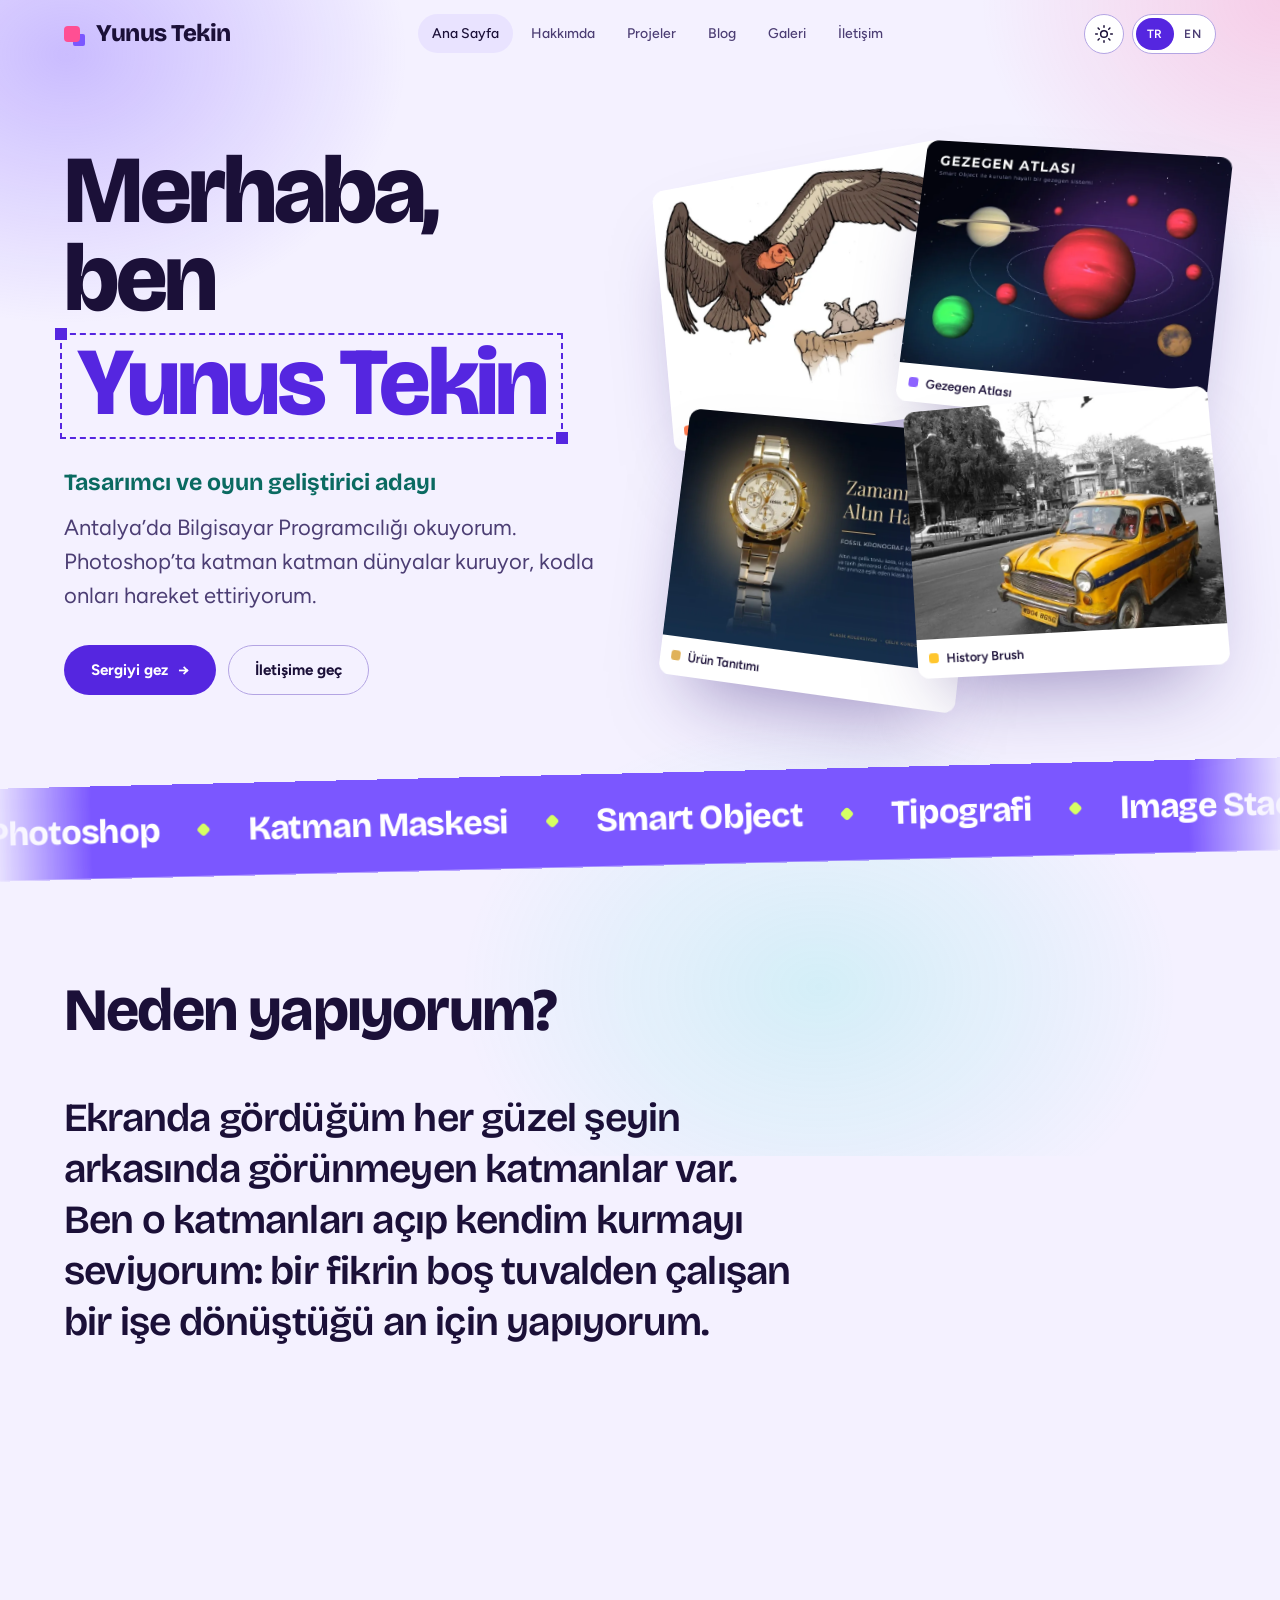
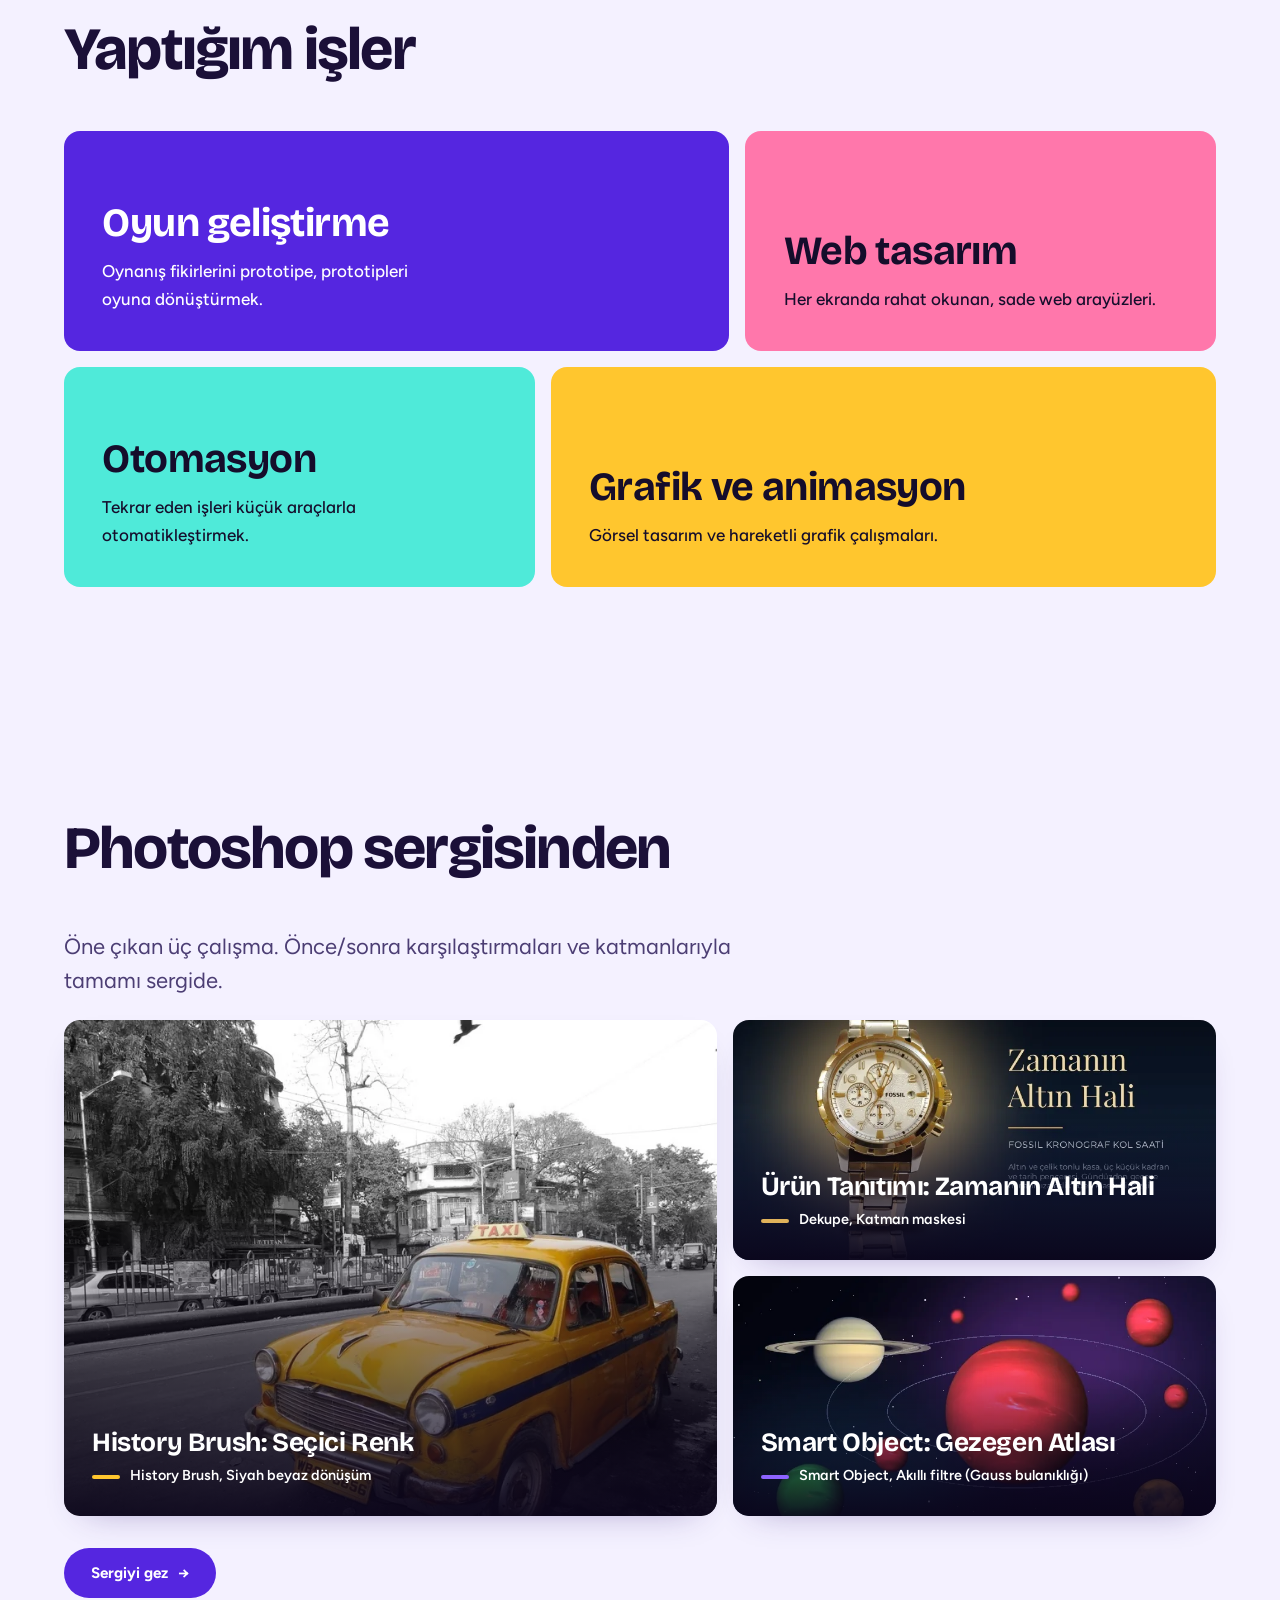
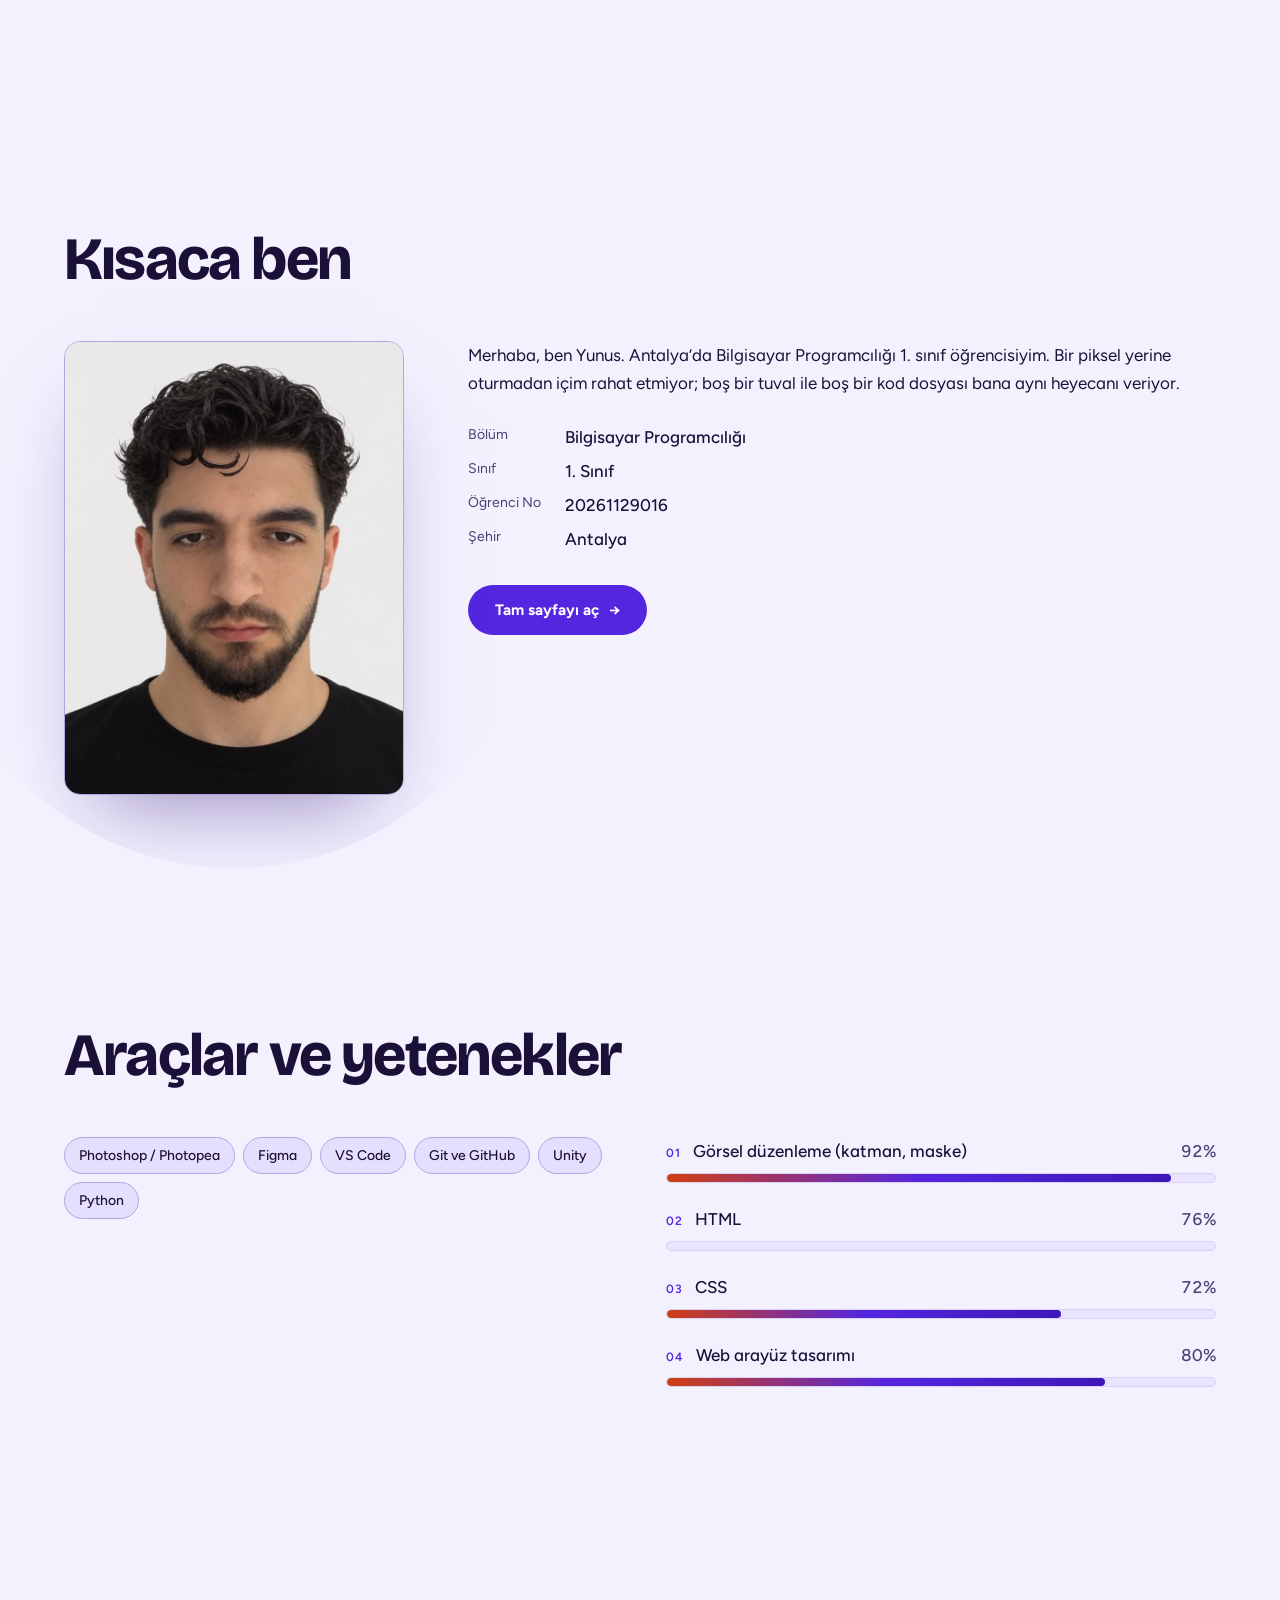
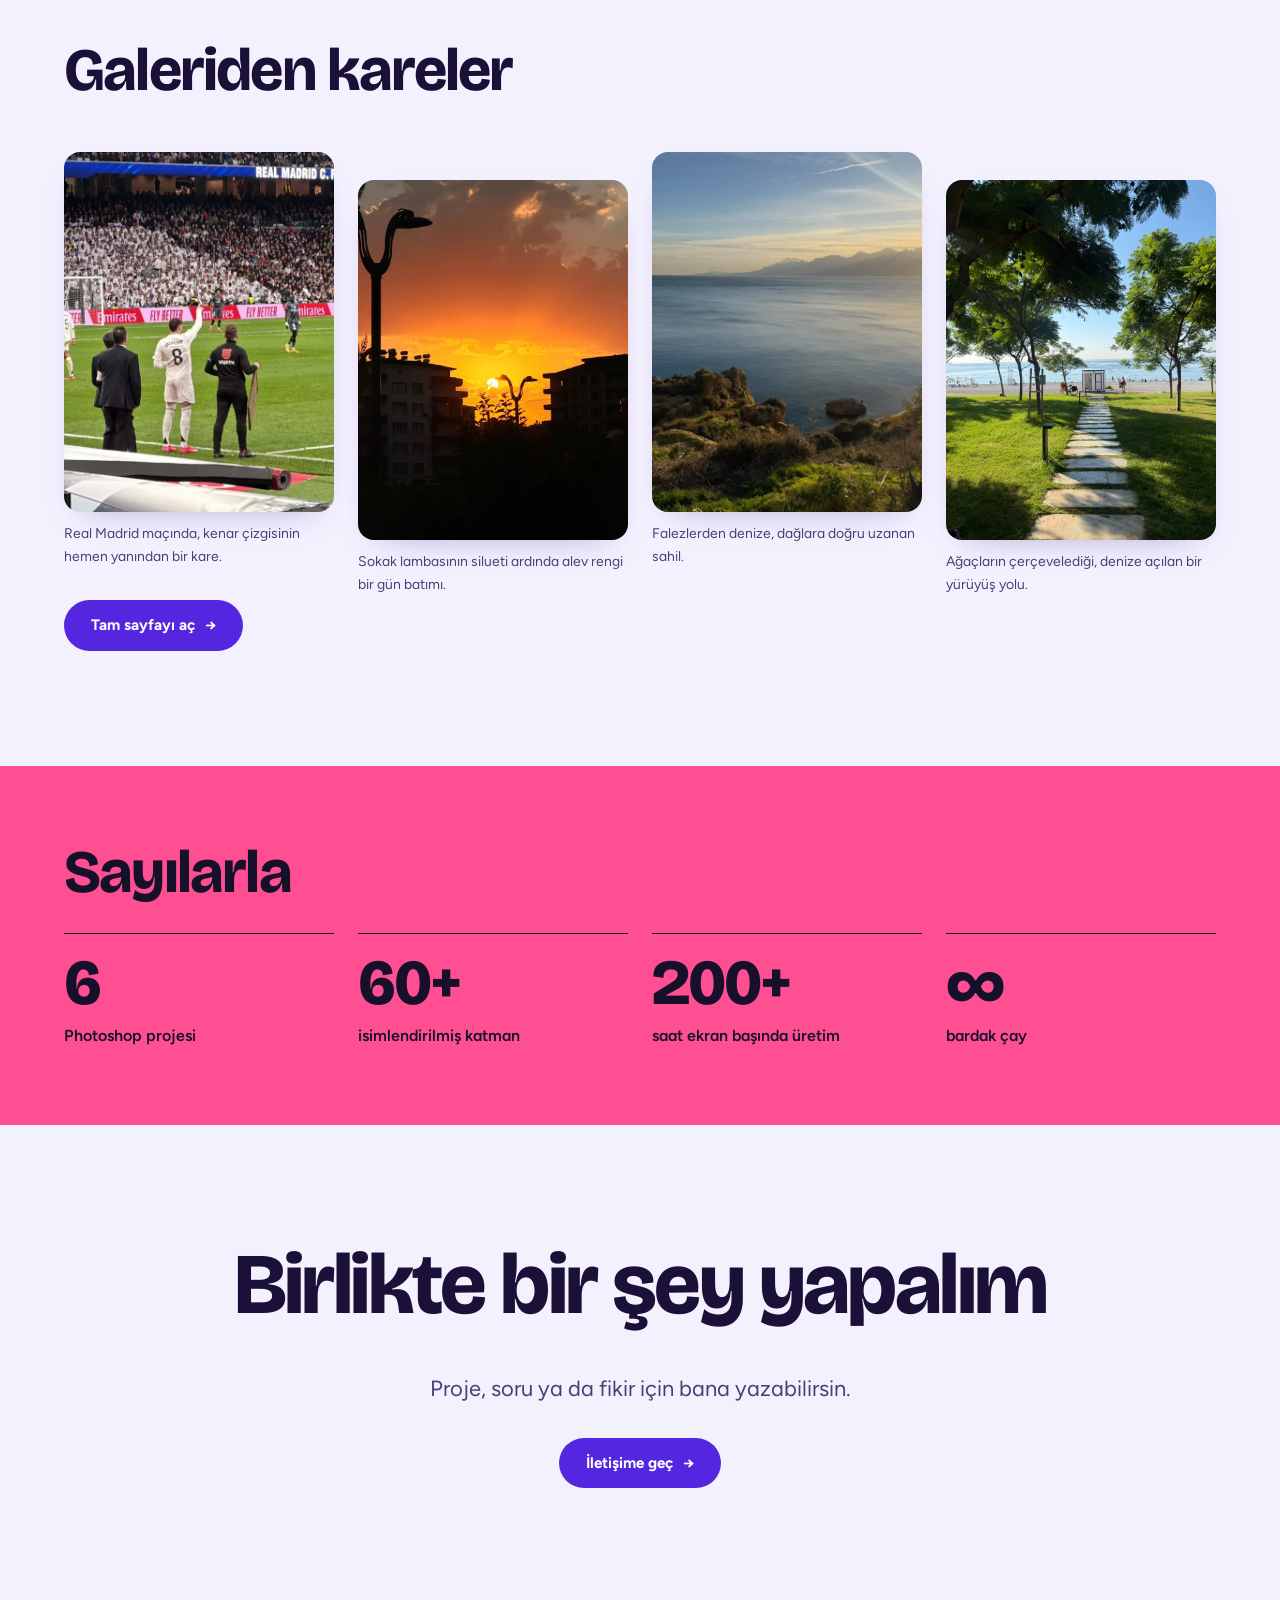
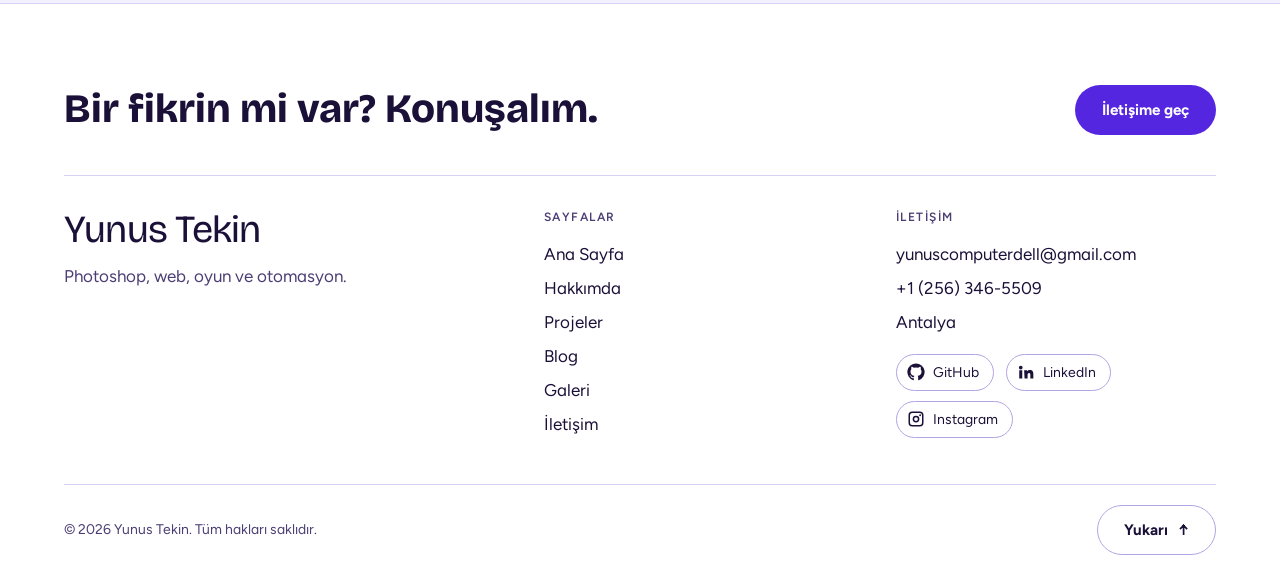
<file: site/index.html>
<!DOCTYPE html>
<html lang="tr" data-theme="dark">
<head>
<meta charset="utf-8">
<meta name="viewport" content="width=device-width, initial-scale=1">
<title>Yunus Tekin | Oyun, Web ve Animasyon Portfolyosu</title>
<meta name="description" content="Kişisel portfolyo sitesi.">
<link rel="canonical" href="https://teknyunus.github.io/">
<meta property="og:title" content="Yunus Tekin | Oyun, Web ve Animasyon Portfolyosu">
<meta property="og:description" content="Kişisel portfolyo sitesi.">
<meta property="og:type" content="website">
<meta property="og:url" content="https://teknyunus.github.io/">
<meta property="og:image" content="https://teknyunus.github.io/img/og.jpg">
<meta name="twitter:card" content="summary_large_image">
<meta name="theme-color" content="#120a26">
<meta name="author" content="Yunus Tekin">
<link rel="icon" href="img/favicon.svg" type="image/svg+xml">
<script type="application/ld+json">{"@context":"https://schema.org","@graph":[{"@type":"Person","@id":"https://teknyunus.github.io/#kisi","name":"Yunus Tekin","url":"https://teknyunus.github.io/","jobTitle":"Oyun geliştirici ve tasarımcı","knowsAbout":["Oyun geliştirme","Web tasarım","Otomasyon","Grafik animasyon"]},{"@type":"WebPage","url":"https://teknyunus.github.io/","name":"Yunus Tekin | Oyun, Web ve Animasyon Portfolyosu","description":"Kişisel portfolyo sitesi.","inLanguage":["tr","en"],"about":{"@id":"https://teknyunus.github.io/#kisi"}}]}</script>
<script src="data/content.js"></script>
<script>(function(){var d=document.documentElement,S=(window.SITE_CONTENT||{}).settings||{};try{var t=localStorage.getItem('theme');if(t!=='light'&&t!=='dark')t=(S.defaultTheme==='light'||S.defaultTheme==='dark')?S.defaultTheme:(matchMedia('(prefers-color-scheme: light)').matches?'light':'dark');d.setAttribute('data-theme',t);var l=localStorage.getItem('lang');if(l!=='en'&&l!=='tr')l=S.defaultLang;if(l==='en')d.setAttribute('lang','en');}catch(e){}var a=S.accentOverride;if(a&&/^(#[0-9a-f]{3,8}|(rgb|hsl)a?\([0-9 ,.%\/]+\))$/i.test(a)){d.style.setProperty('--accent',a);d.style.setProperty('--accent-hot',a);d.style.setProperty('--accent-soft','color-mix(in srgb,'+a+' 14%,transparent)');}d.classList.add('js');})();</script>
<link rel="preconnect" href="https://fonts.googleapis.com">
<link rel="preconnect" href="https://fonts.gstatic.com" crossorigin>
<link href="https://fonts.googleapis.com/css2?family=Bricolage+Grotesque:opsz,wght@12..96,500..800&amp;family=Figtree:wght@400..700&amp;display=swap" rel="stylesheet">
<link rel="stylesheet" href="css/main.css">
<link rel="stylesheet" href="css/pages.css">
<link rel="stylesheet" href="css/extra.css">
<link rel="stylesheet" href="css/theme.css">
</head>
<body data-page="home">
<a class="skip-link" href="#main" data-i18n="ui.skip">İçeriğe geç</a>
<header class="site-header">
  <div class="container site-header__inner">
    <a class="brand" href="index.html"><span class="brand__dot" aria-hidden="true"></span><span data-c="site.name">Yunus Tekin</span></a>
    <nav class="nav" id="site-nav" aria-label="Ana menü" data-i18n-attr="aria-label:ui.mainNav">
      <ul class="nav__list"><li><a class="nav__link" href="index.html" aria-current="page" data-i18n="nav.home">Ana Sayfa</a></li><li><a class="nav__link" href="hakkimda.html" data-i18n="nav.about">Hakkımda</a></li><li><a class="nav__link" href="projeler.html" data-i18n="nav.projects">Projeler</a></li><li><a class="nav__link" href="blog.html" data-i18n="nav.blog">Blog</a></li><li><a class="nav__link" href="galeri.html" data-i18n="nav.gallery">Galeri</a></li><li><a class="nav__link" href="iletisim.html" data-i18n="nav.contact">İletişim</a></li></ul>
    </nav>
    <div class="controls">
      <button type="button" class="icon-btn theme-toggle" aria-pressed="false" aria-label="Temayı değiştir (koyu/açık)" data-i18n-attr="aria-label:ui.theme"><svg class="icon-moon" viewBox="0 0 24 24" aria-hidden="true"><path d="M20 14.500A8.500 8.500 0 0 1 9.500 4a8.500 8.500 0 1 0 10.500 10.500z"/></svg><svg class="icon-flame" viewBox="0 0 24 24" aria-hidden="true"><circle cx="12" cy="12" r="4"/><path d="M12 2v2M12 20v2M2 12h2M20 12h2M4.9 4.9l1.4 1.4M17.7 17.7l1.4 1.4M19.1 4.9l-1.4 1.4M6.3 17.7l-1.4 1.4"/></svg></button>
      <div class="lang-switch" role="group" aria-label="Dil seçimi" data-i18n-attr="aria-label:ui.lang">
        <button type="button" data-lang-set="tr" lang="tr" aria-pressed="true">TR</button>
        <button type="button" data-lang-set="en" lang="en" aria-pressed="false">EN</button>
      </div>
      <button type="button" class="icon-btn menu-toggle" aria-expanded="false" aria-controls="site-nav" aria-label="Menüyü aç" data-i18n-attr="aria-label:ui.menuOpen"><span class="bars"></span></button>
    </div>
  </div>
</header>
<main id="main" tabindex="-1">
<section class="stage-hero" aria-labelledby="h1">
  <div class="container stage-hero__grid">
    <div>
      <h1 id="h1" data-render="hero-title">Merhaba, ben <em>Yunus Tekin</em></h1>
      <p class="stage-hero__role" data-c="site.role"></p>
      <p class="lead" data-c="site.tagline"></p>
      <div class="btn-row">
        <a class="btn" href="projeler.html"><span data-i18n="home.cta1">Sergiyi gez</span> <span class="arrow" aria-hidden="true">&rarr;</span></a>
        <a class="btn btn--ghost" href="iletisim.html" data-i18n="home.cta2">İletişime geç</a>
      </div>
    </div>
    <div class="layers" data-render="hero-layers"></div>
  </div>
</section>
<div class="marquee band" data-render="ticker"></div>
<section class="section manifest" aria-labelledby="h-why">
  <div class="container">
    <div class="section__head reveal"><h2 id="h-why" data-i18n="home.whyH2">Neden yapıyorum?</h2></div>
    <div data-render="why" class="reveal"></div>
  </div>
</section>
<section class="section " aria-labelledby="h-works">
  <div class="container">
    <div class="section__head reveal"><h2 id="h-works" data-i18n="home.worksH2">Yaptığım işler</h2></div>
    <ul data-render="works" class="blocks"></ul>
  </div>
</section>
<section class="section " aria-labelledby="h-proj">
  <div class="container">
    <div class="section__head reveal"><h2 id="h-proj" data-i18n="home.projH2">Photoshop sergisinden</h2></div>
    <p class="lead" data-i18n="home.projLead">Öne çıkan üç çalışma. Önce/sonra karşılaştırmaları ve katmanlarıyla tamamı sergide.</p><div class="mosaic" data-render="mosaic"></div><div class="btn-row"><a class="btn" href="projeler.html"><span data-i18n="home.expo">Sergiyi gez</span> <span class="arrow" aria-hidden="true">&rarr;</span></a></div>
  </div>
</section>
<section class="section " aria-labelledby="h-about">
  <div class="container">
    <div class="section__head reveal"><h2 id="h-about" data-i18n="home.aboutH2">Kısaca ben</h2></div>
    <div class="split split--top">
      <figure class="portrait reveal" data-if="site.avatar"><div class="portrait__frame"><img src="img/photos/vesikalik.webp" alt="" data-c-attr="src=site.avatar;alt=site.avatarAlt" width="750" height="1000" loading="lazy" decoding="async"></div></figure>
      <div class="reveal"><div data-render="bio" data-limit="1"></div><dl class="facts" data-render="facts"></dl><div class="btn-row"><a class="btn" href="hakkimda.html"><span data-i18n="j.open">Tam sayfayı aç</span> <span class="arrow" aria-hidden="true">&rarr;</span></a></div></div>
    </div>
  </div>
</section>
<section class="section " aria-labelledby="h-tools">
  <div class="container">
    <div class="section__head reveal"><h2 id="h-tools" data-i18n="home.toolsH2">Araçlar ve yetenekler</h2></div>
    <div class="two-col"><div><ul data-render="tools" class="chips"></ul></div><ol class="skill-list" data-render="skills-bars" data-limit="4"></ol></div>
  </div>
</section>
<section class="section " aria-labelledby="h-gal">
  <div class="container">
    <div class="section__head reveal"><h2 id="h-gal" data-i18n="home.galH2">Galeriden kareler</h2></div>
    <div class="gallery gallery--home" data-stagger data-render="gallery" data-limit="4"></div><div class="btn-row"><a class="btn" href="galeri.html"><span data-i18n="j.open">Tam sayfayı aç</span> <span class="arrow" aria-hidden="true">&rarr;</span></a></div>
  </div>
</section>
<section class="numbers" aria-labelledby="h-num"><div class="container"><h2 id="h-num" data-i18n="home.statsH2">Sayılarla</h2><dl class="stats" data-render="stats"></dl></div></section>
<section class="section cta-big" aria-labelledby="h-cta"><div class="container"><h2 id="h-cta" data-i18n="home.ctaH2">Birlikte bir şey yapalım</h2><p class="lead" data-i18n="home.ctaP">Proje, soru ya da fikir için bana yazabilirsin.</p><div class="btn-row"><a class="btn" href="iletisim.html"><span data-i18n="cta.btn">İletişime geç</span> <span class="arrow" aria-hidden="true">&rarr;</span></a></div></div></section>
</main>
<footer class="site-footer">
  <div class="container">
    <div class="footer__cta"><p data-i18n="foot.big">Bir fikrin mi var? Konuşalım.</p><a class="btn" href="iletisim.html" data-i18n="cta.btn">İletişime geç</a></div>
    <div class="footer__grid">
      <div>
        <p class="footer__big" data-c="site.name">Yunus Tekin</p>
        <p class="muted" data-i18n="foot.sub">Photoshop, web, oyun ve otomasyon.</p>
      </div>
      <nav aria-label="Alt menü" data-i18n-attr="aria-label:ui.footNav">
        <p class="footer__label" data-i18n="foot.pages">Sayfalar</p>
        <ul class="footer__list"><li><a href="index.html" data-i18n="nav.home">Ana Sayfa</a></li><li><a href="hakkimda.html" data-i18n="nav.about">Hakkımda</a></li><li><a href="projeler.html" data-i18n="nav.projects">Projeler</a></li><li><a href="blog.html" data-i18n="nav.blog">Blog</a></li><li><a href="galeri.html" data-i18n="nav.gallery">Galeri</a></li><li><a href="iletisim.html" data-i18n="nav.contact">İletişim</a></li></ul>
      </nav>
      <div>
        <p class="footer__label" data-i18n="foot.contact">İletişim</p>
        <ul class="footer__list" data-render="footer-contact"></ul>
        <ul class="social-list" data-render="socials" data-optional></ul>
      </div>
    </div>
    <div class="footer__bottom">
      <p>&copy; <span data-year>2026</span> <span data-c="site.name">Yunus Tekin</span>. <span data-i18n="foot.rights">Tüm hakları saklıdır.</span></p>
      <button type="button" class="btn btn--ghost" id="to-top" aria-label="Sayfanın başına dön" data-i18n-attr="aria-label:ui.top"><span data-i18n="foot.top">Yukarı</span> <span class="arrow" aria-hidden="true">&uarr;</span></button>
    </div>
  </div>
</footer>
<script src="js/i18n.js" defer></script>
<script src="js/render.js" defer></script>
<script src="js/extra.js" defer></script>
<script src="js/showcase.js" defer></script>
<script src="js/theme.js" defer></script>
<script src="js/main.js" defer></script>

</body>
</html>
</file>
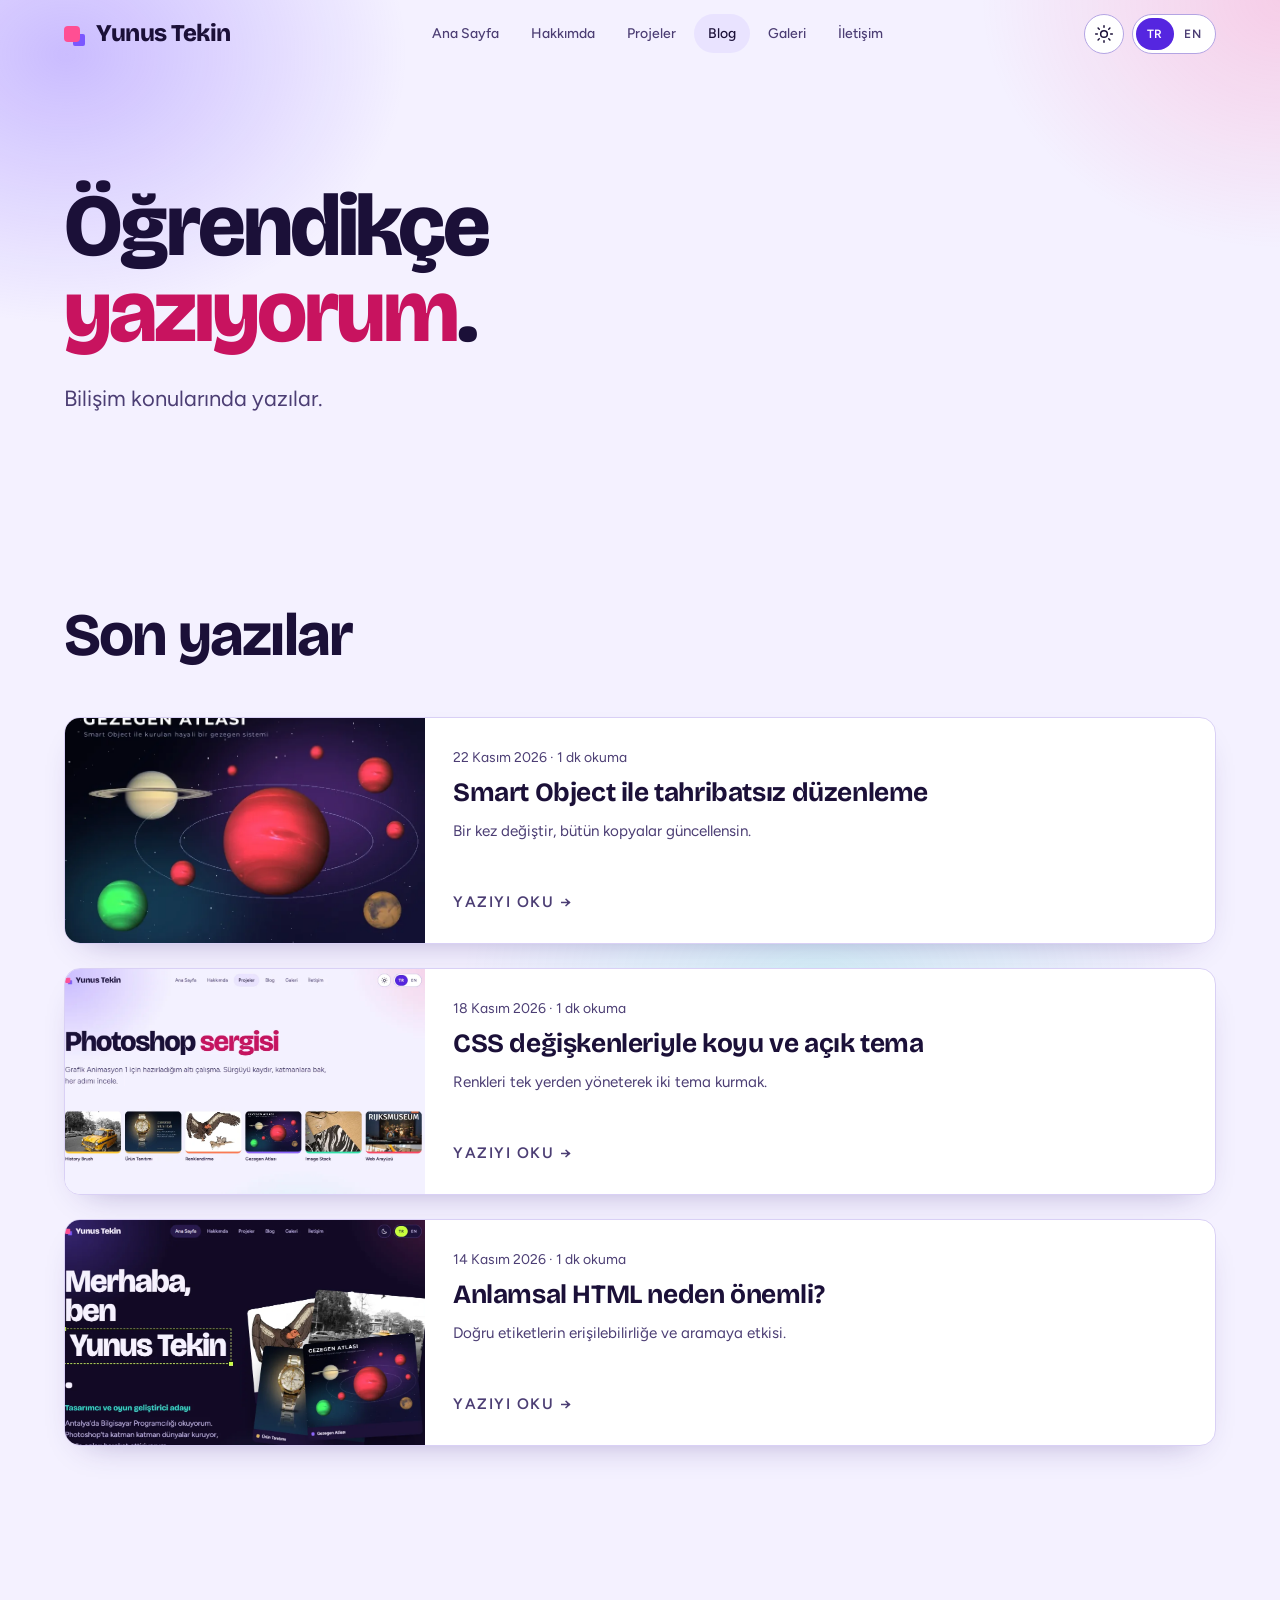
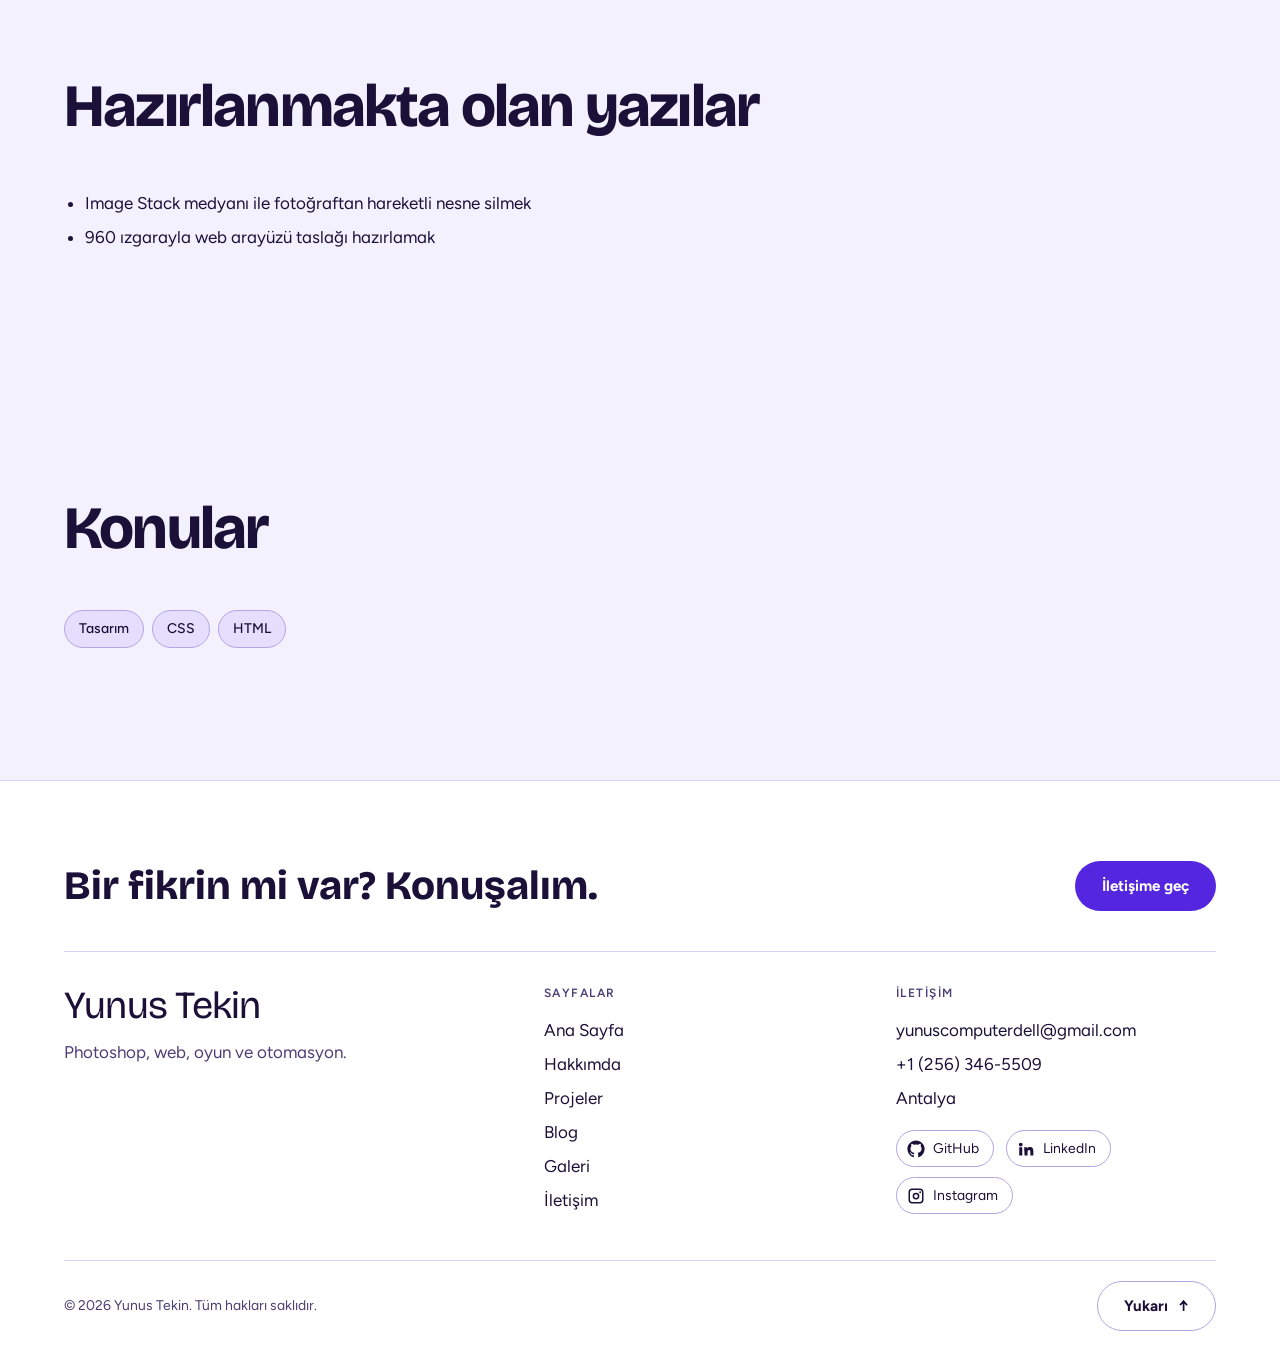
<file: site/blog.html>
<!DOCTYPE html>
<html lang="tr" data-theme="dark">
<head>
<meta charset="utf-8">
<meta name="viewport" content="width=device-width, initial-scale=1">
<title>Blog | Yunus Tekin</title>
<meta name="description" content="HTML, CSS ve Git gibi bilişim konularında yazılar.">
<link rel="canonical" href="https://teknyunus.github.io/blog.html">
<meta property="og:title" content="Blog | Yunus Tekin">
<meta property="og:description" content="HTML, CSS ve Git gibi bilişim konularında yazılar.">
<meta property="og:type" content="website">
<meta property="og:url" content="https://teknyunus.github.io/blog.html">
<meta property="og:image" content="https://teknyunus.github.io/img/og.jpg">
<meta name="twitter:card" content="summary_large_image">
<meta name="theme-color" content="#120a26">
<meta name="author" content="Yunus Tekin">
<link rel="icon" href="img/favicon.svg" type="image/svg+xml">
<script type="application/ld+json">{"@context":"https://schema.org","@graph":[{"@type":"Person","@id":"https://teknyunus.github.io/#kisi","name":"Yunus Tekin","url":"https://teknyunus.github.io/","jobTitle":"Oyun geliştirici ve tasarımcı","knowsAbout":["Oyun geliştirme","Web tasarım","Otomasyon","Grafik animasyon"]},{"@type":"CollectionPage","url":"https://teknyunus.github.io/blog.html","name":"Blog | Yunus Tekin","description":"HTML, CSS ve Git gibi bilişim konularında yazılar.","inLanguage":["tr","en"],"about":{"@id":"https://teknyunus.github.io/#kisi"}}]}</script>
<script src="data/content.js"></script>
<script>(function(){var d=document.documentElement,S=(window.SITE_CONTENT||{}).settings||{};try{var t=localStorage.getItem('theme');if(t!=='light'&&t!=='dark')t=(S.defaultTheme==='light'||S.defaultTheme==='dark')?S.defaultTheme:(matchMedia('(prefers-color-scheme: light)').matches?'light':'dark');d.setAttribute('data-theme',t);var l=localStorage.getItem('lang');if(l!=='en'&&l!=='tr')l=S.defaultLang;if(l==='en')d.setAttribute('lang','en');}catch(e){}var a=S.accentOverride;if(a&&/^(#[0-9a-f]{3,8}|(rgb|hsl)a?\([0-9 ,.%\/]+\))$/i.test(a)){d.style.setProperty('--accent',a);d.style.setProperty('--accent-hot',a);d.style.setProperty('--accent-soft','color-mix(in srgb,'+a+' 14%,transparent)');}d.classList.add('js');})();</script>
<link rel="preconnect" href="https://fonts.googleapis.com">
<link rel="preconnect" href="https://fonts.gstatic.com" crossorigin>
<link href="https://fonts.googleapis.com/css2?family=Bricolage+Grotesque:opsz,wght@12..96,500..800&amp;family=Figtree:wght@400..700&amp;display=swap" rel="stylesheet">
<link rel="stylesheet" href="css/main.css">
<link rel="stylesheet" href="css/pages.css">
<link rel="stylesheet" href="css/extra.css">
<link rel="stylesheet" href="css/theme.css">
</head>
<body data-page="blog">
<a class="skip-link" href="#main" data-i18n="ui.skip">İçeriğe geç</a>
<header class="site-header">
  <div class="container site-header__inner">
    <a class="brand" href="index.html"><span class="brand__dot" aria-hidden="true"></span><span data-c="site.name">Yunus Tekin</span></a>
    <nav class="nav" id="site-nav" aria-label="Ana menü" data-i18n-attr="aria-label:ui.mainNav">
      <ul class="nav__list"><li><a class="nav__link" href="index.html" data-i18n="nav.home">Ana Sayfa</a></li><li><a class="nav__link" href="hakkimda.html" data-i18n="nav.about">Hakkımda</a></li><li><a class="nav__link" href="projeler.html" data-i18n="nav.projects">Projeler</a></li><li><a class="nav__link" href="blog.html" aria-current="page" data-i18n="nav.blog">Blog</a></li><li><a class="nav__link" href="galeri.html" data-i18n="nav.gallery">Galeri</a></li><li><a class="nav__link" href="iletisim.html" data-i18n="nav.contact">İletişim</a></li></ul>
    </nav>
    <div class="controls">
      <button type="button" class="icon-btn theme-toggle" aria-pressed="false" aria-label="Temayı değiştir (koyu/açık)" data-i18n-attr="aria-label:ui.theme"><svg class="icon-moon" viewBox="0 0 24 24" aria-hidden="true"><path d="M20 14.500A8.500 8.500 0 0 1 9.500 4a8.500 8.500 0 1 0 10.500 10.500z"/></svg><svg class="icon-flame" viewBox="0 0 24 24" aria-hidden="true"><circle cx="12" cy="12" r="4"/><path d="M12 2v2M12 20v2M2 12h2M20 12h2M4.9 4.9l1.4 1.4M17.7 17.7l1.4 1.4M19.1 4.9l-1.4 1.4M6.3 17.7l-1.4 1.4"/></svg></button>
      <div class="lang-switch" role="group" aria-label="Dil seçimi" data-i18n-attr="aria-label:ui.lang">
        <button type="button" data-lang-set="tr" lang="tr" aria-pressed="true">TR</button>
        <button type="button" data-lang-set="en" lang="en" aria-pressed="false">EN</button>
      </div>
      <button type="button" class="icon-btn menu-toggle" aria-expanded="false" aria-controls="site-nav" aria-label="Menüyü aç" data-i18n-attr="aria-label:ui.menuOpen"><span class="bars"></span></button>
    </div>
  </div>
</header>
<main id="main" tabindex="-1">
<section class="page-hero" aria-labelledby="h1">
  <div class="container">
    <h1 id="h1" data-i18n="blog.h1" data-i18n-html>Öğrendikçe <em>yazıyorum</em>.</h1>
    <p class="lead" data-i18n="blog.lead">Bilişim konularında yazılar.</p>
  </div>
</section>
<section class="section" aria-labelledby="blog-posts">
  <div class="container">
    <div class="section__head"><h2 id="blog-posts" data-i18n="blog.postsH2">Son yazılar</h2></div>
    <div data-render="posts" class="bloglist" data-stagger></div>
  </div>
</section>
<section class="section" aria-labelledby="blog-next">
  <div class="container">
    <div class="section__head"><h2 id="blog-next" data-i18n="blog.upcomingH2">Hazırlanmakta olan yazılar</h2></div>
    <ul data-render="upcoming"></ul>
  </div>
</section>
<section class="section" aria-labelledby="blog-topics">
  <div class="container">
    <div class="section__head"><h2 id="blog-topics" data-i18n="blog.topicsH2">Konular</h2></div>
    <ul data-render="topics" class="chips"></ul>
  </div>
</section>
</main>
<footer class="site-footer">
  <div class="container">
    <div class="footer__cta"><p data-i18n="foot.big">Bir fikrin mi var? Konuşalım.</p><a class="btn" href="iletisim.html" data-i18n="cta.btn">İletişime geç</a></div>
    <div class="footer__grid">
      <div>
        <p class="footer__big" data-c="site.name">Yunus Tekin</p>
        <p class="muted" data-i18n="foot.sub">Photoshop, web, oyun ve otomasyon.</p>
      </div>
      <nav aria-label="Alt menü" data-i18n-attr="aria-label:ui.footNav">
        <p class="footer__label" data-i18n="foot.pages">Sayfalar</p>
        <ul class="footer__list"><li><a href="index.html" data-i18n="nav.home">Ana Sayfa</a></li><li><a href="hakkimda.html" data-i18n="nav.about">Hakkımda</a></li><li><a href="projeler.html" data-i18n="nav.projects">Projeler</a></li><li><a href="blog.html" data-i18n="nav.blog">Blog</a></li><li><a href="galeri.html" data-i18n="nav.gallery">Galeri</a></li><li><a href="iletisim.html" data-i18n="nav.contact">İletişim</a></li></ul>
      </nav>
      <div>
        <p class="footer__label" data-i18n="foot.contact">İletişim</p>
        <ul class="footer__list" data-render="footer-contact"></ul>
        <ul class="social-list" data-render="socials" data-optional></ul>
      </div>
    </div>
    <div class="footer__bottom">
      <p>&copy; <span data-year>2026</span> <span data-c="site.name">Yunus Tekin</span>. <span data-i18n="foot.rights">Tüm hakları saklıdır.</span></p>
      <button type="button" class="btn btn--ghost" id="to-top" aria-label="Sayfanın başına dön" data-i18n-attr="aria-label:ui.top"><span data-i18n="foot.top">Yukarı</span> <span class="arrow" aria-hidden="true">&uarr;</span></button>
    </div>
  </div>
</footer>
<script src="js/i18n.js" defer></script>
<script src="js/render.js" defer></script>
<script src="js/extra.js" defer></script>
<script src="js/showcase.js" defer></script>
<script src="js/theme.js" defer></script>
<script src="js/main.js" defer></script>

</body>
</html>
</file>
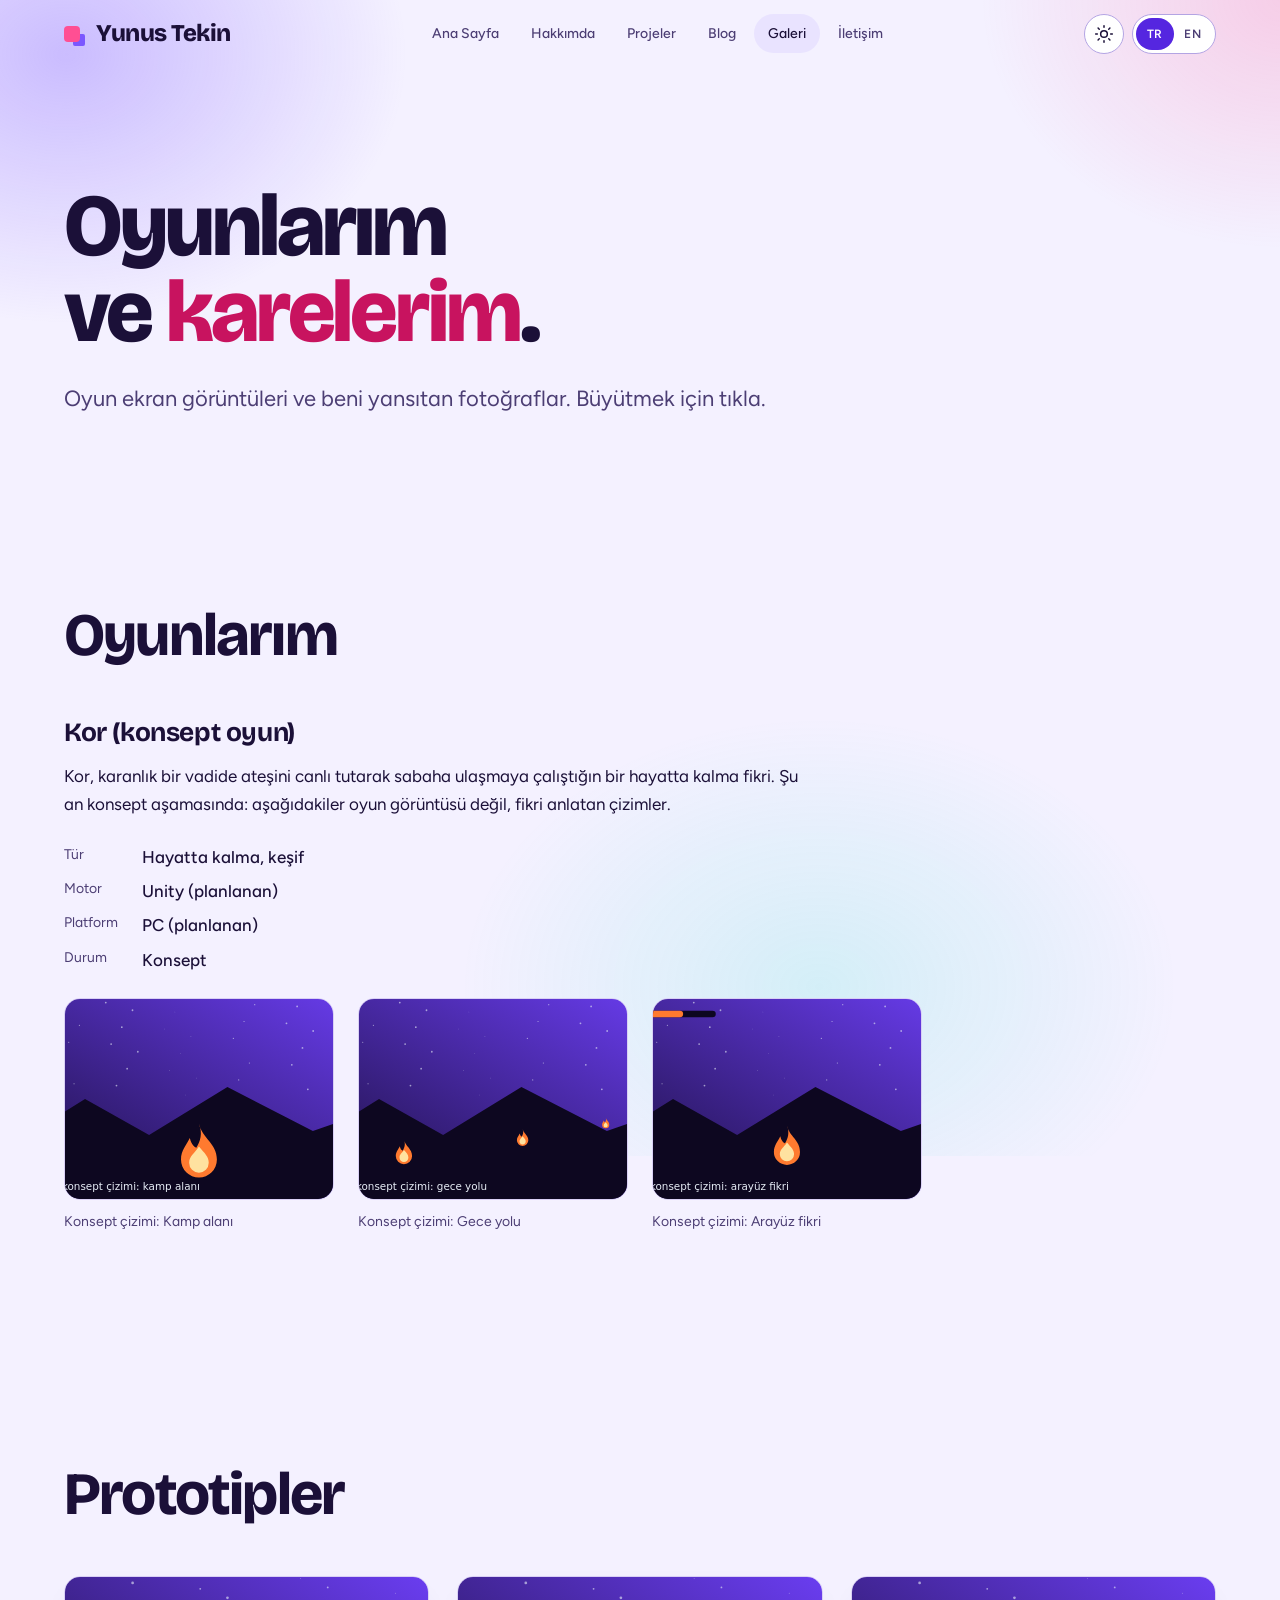
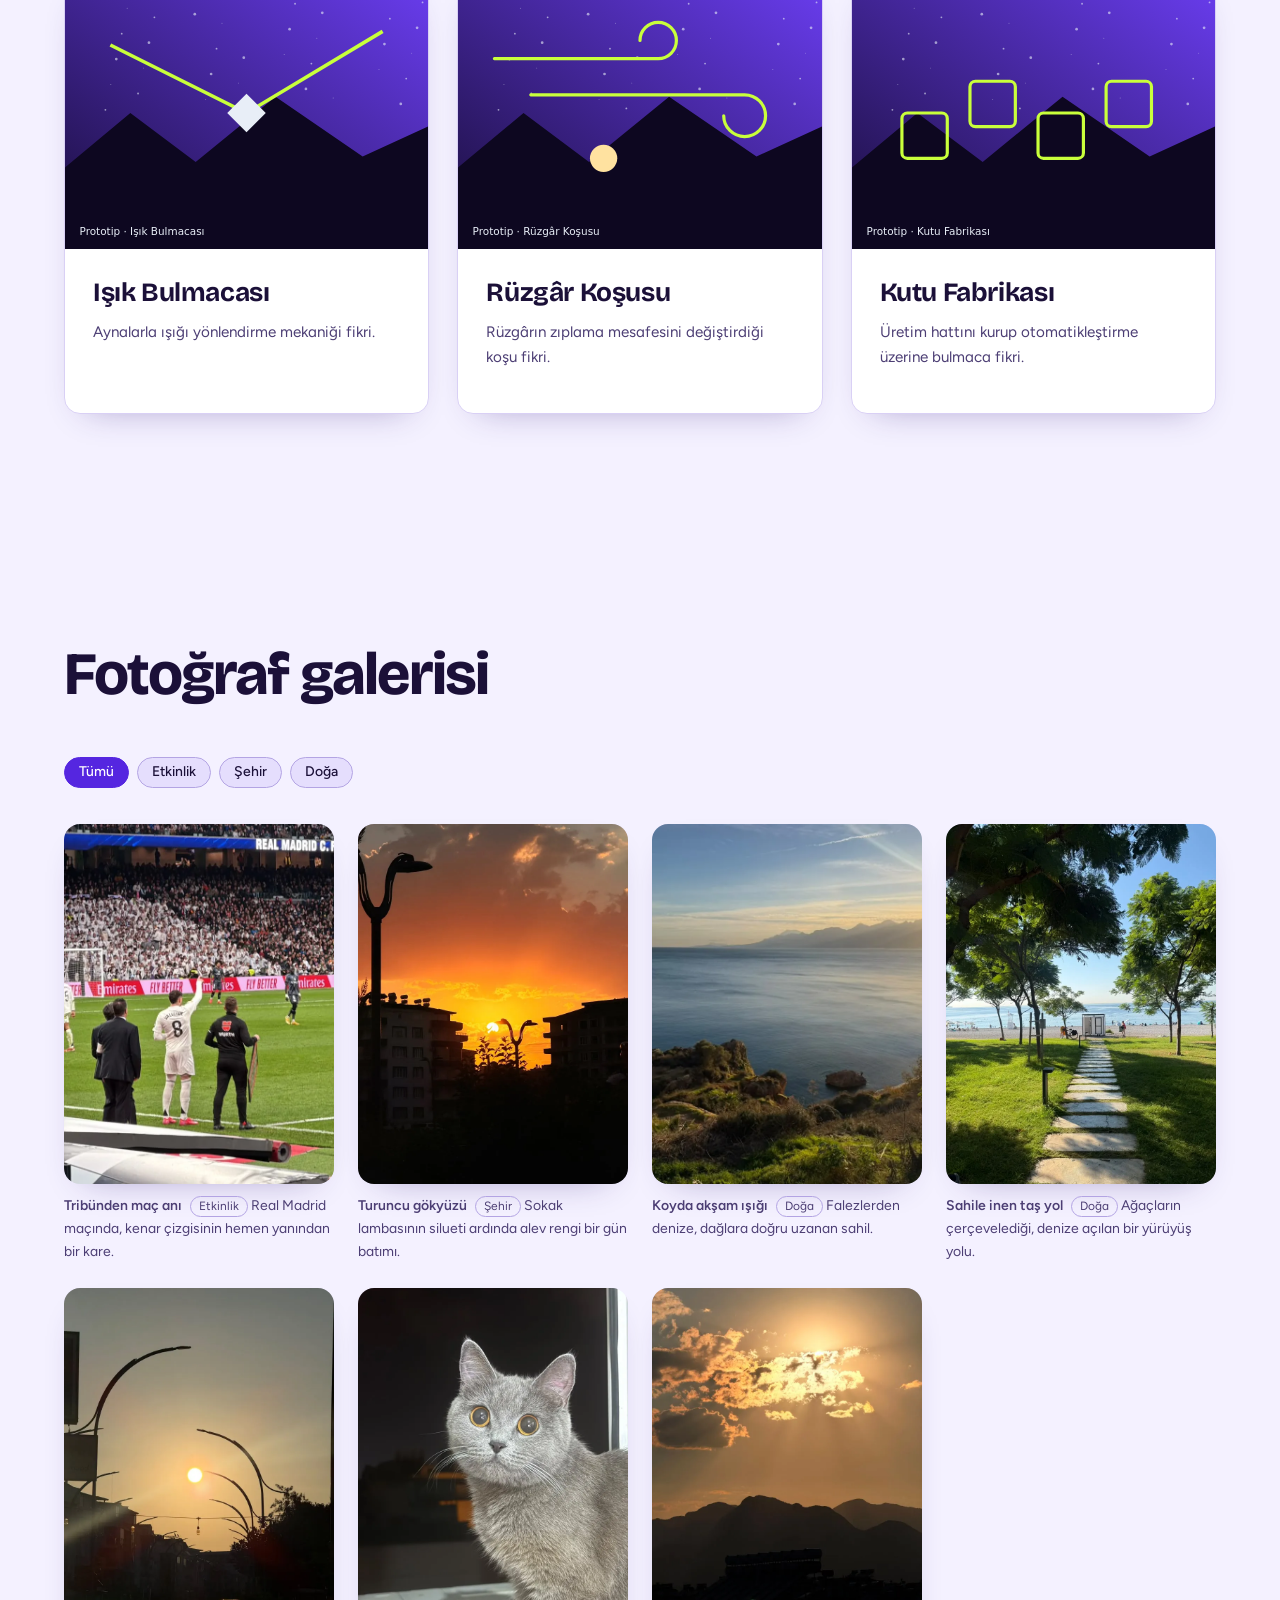
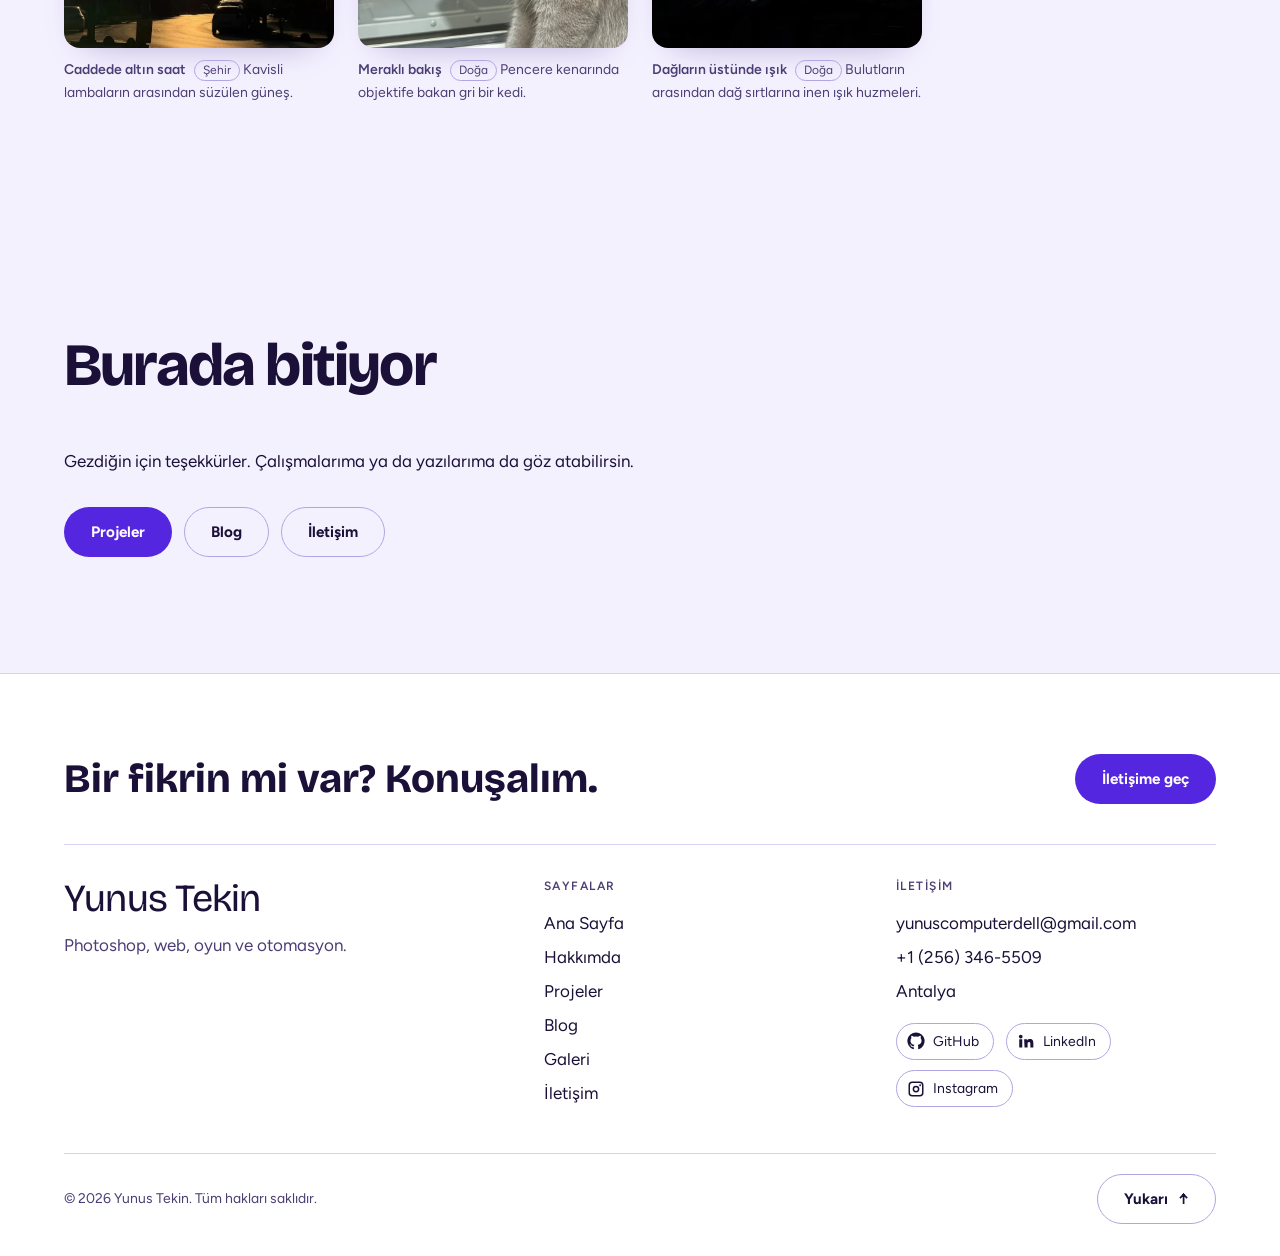
<file: site/galeri.html>
<!DOCTYPE html>
<html lang="tr" data-theme="dark">
<head>
<meta charset="utf-8">
<meta name="viewport" content="width=device-width, initial-scale=1">
<title>Galeri | Yunus Tekin</title>
<meta name="description" content="Oyun ve prototip görselleri ile fotoğraf galerisi.">
<link rel="canonical" href="https://teknyunus.github.io/galeri.html">
<meta property="og:title" content="Galeri | Yunus Tekin">
<meta property="og:description" content="Oyun ve prototip görselleri ile fotoğraf galerisi.">
<meta property="og:type" content="website">
<meta property="og:url" content="https://teknyunus.github.io/galeri.html">
<meta property="og:image" content="https://teknyunus.github.io/img/og.jpg">
<meta name="twitter:card" content="summary_large_image">
<meta name="theme-color" content="#120a26">
<meta name="author" content="Yunus Tekin">
<link rel="icon" href="img/favicon.svg" type="image/svg+xml">
<script type="application/ld+json">{"@context":"https://schema.org","@graph":[{"@type":"Person","@id":"https://teknyunus.github.io/#kisi","name":"Yunus Tekin","url":"https://teknyunus.github.io/","jobTitle":"Oyun geliştirici ve tasarımcı","knowsAbout":["Oyun geliştirme","Web tasarım","Otomasyon","Grafik animasyon"]},{"@type":"WebPage","url":"https://teknyunus.github.io/galeri.html","name":"Galeri | Yunus Tekin","description":"Oyun ve prototip görselleri ile fotoğraf galerisi.","inLanguage":["tr","en"],"about":{"@id":"https://teknyunus.github.io/#kisi"}}]}</script>
<script src="data/content.js"></script>
<script>(function(){var d=document.documentElement,S=(window.SITE_CONTENT||{}).settings||{};try{var t=localStorage.getItem('theme');if(t!=='light'&&t!=='dark')t=(S.defaultTheme==='light'||S.defaultTheme==='dark')?S.defaultTheme:(matchMedia('(prefers-color-scheme: light)').matches?'light':'dark');d.setAttribute('data-theme',t);var l=localStorage.getItem('lang');if(l!=='en'&&l!=='tr')l=S.defaultLang;if(l==='en')d.setAttribute('lang','en');}catch(e){}var a=S.accentOverride;if(a&&/^(#[0-9a-f]{3,8}|(rgb|hsl)a?\([0-9 ,.%\/]+\))$/i.test(a)){d.style.setProperty('--accent',a);d.style.setProperty('--accent-hot',a);d.style.setProperty('--accent-soft','color-mix(in srgb,'+a+' 14%,transparent)');}d.classList.add('js');})();</script>
<link rel="preconnect" href="https://fonts.googleapis.com">
<link rel="preconnect" href="https://fonts.gstatic.com" crossorigin>
<link href="https://fonts.googleapis.com/css2?family=Bricolage+Grotesque:opsz,wght@12..96,500..800&amp;family=Figtree:wght@400..700&amp;display=swap" rel="stylesheet">
<link rel="stylesheet" href="css/main.css">
<link rel="stylesheet" href="css/pages.css">
<link rel="stylesheet" href="css/extra.css">
<link rel="stylesheet" href="css/theme.css">
</head>
<body data-page="gallery">
<a class="skip-link" href="#main" data-i18n="ui.skip">İçeriğe geç</a>
<header class="site-header">
  <div class="container site-header__inner">
    <a class="brand" href="index.html"><span class="brand__dot" aria-hidden="true"></span><span data-c="site.name">Yunus Tekin</span></a>
    <nav class="nav" id="site-nav" aria-label="Ana menü" data-i18n-attr="aria-label:ui.mainNav">
      <ul class="nav__list"><li><a class="nav__link" href="index.html" data-i18n="nav.home">Ana Sayfa</a></li><li><a class="nav__link" href="hakkimda.html" data-i18n="nav.about">Hakkımda</a></li><li><a class="nav__link" href="projeler.html" data-i18n="nav.projects">Projeler</a></li><li><a class="nav__link" href="blog.html" data-i18n="nav.blog">Blog</a></li><li><a class="nav__link" href="galeri.html" aria-current="page" data-i18n="nav.gallery">Galeri</a></li><li><a class="nav__link" href="iletisim.html" data-i18n="nav.contact">İletişim</a></li></ul>
    </nav>
    <div class="controls">
      <button type="button" class="icon-btn theme-toggle" aria-pressed="false" aria-label="Temayı değiştir (koyu/açık)" data-i18n-attr="aria-label:ui.theme"><svg class="icon-moon" viewBox="0 0 24 24" aria-hidden="true"><path d="M20 14.500A8.500 8.500 0 0 1 9.500 4a8.500 8.500 0 1 0 10.500 10.500z"/></svg><svg class="icon-flame" viewBox="0 0 24 24" aria-hidden="true"><circle cx="12" cy="12" r="4"/><path d="M12 2v2M12 20v2M2 12h2M20 12h2M4.9 4.9l1.4 1.4M17.7 17.7l1.4 1.4M19.1 4.9l-1.4 1.4M6.3 17.7l-1.4 1.4"/></svg></button>
      <div class="lang-switch" role="group" aria-label="Dil seçimi" data-i18n-attr="aria-label:ui.lang">
        <button type="button" data-lang-set="tr" lang="tr" aria-pressed="true">TR</button>
        <button type="button" data-lang-set="en" lang="en" aria-pressed="false">EN</button>
      </div>
      <button type="button" class="icon-btn menu-toggle" aria-expanded="false" aria-controls="site-nav" aria-label="Menüyü aç" data-i18n-attr="aria-label:ui.menuOpen"><span class="bars"></span></button>
    </div>
  </div>
</header>
<main id="main" tabindex="-1">
<section class="page-hero" aria-labelledby="h1">
  <div class="container">
    <h1 id="h1" data-i18n="gallery.h1" data-i18n-html>Oyunlarım ve <em>karelerim</em>.</h1>
    <p class="lead" data-i18n="gallery.lead">Oyun ekran görüntüleri ve beni yansıtan fotoğraflar. Büyütmek için tıkla.</p>
  </div>
</section>
<section class="section" aria-labelledby="gal-games">
  <div class="container">
    <div class="section__head"><h2 id="gal-games" data-i18n="gal.gamesH2">Oyunlarım</h2></div>
    <div data-render="game" class="game"></div>
  </div>
</section>
<section class="section" aria-labelledby="gal-proto">
  <div class="container">
    <div class="section__head"><h2 id="gal-proto" data-i18n="gal.protoH2">Prototipler</h2></div>
    <div data-render="prototypes" class="grid grid--3"></div>
  </div>
</section>
<section class="section" aria-labelledby="gal-photo">
  <div class="container">
    <div class="section__head"><h2 id="gal-photo" data-i18n="gal.photoH2">Fotoğraf galerisi</h2></div>
    <div data-render="photos"></div>
  </div>
</section>
<section class="section" aria-labelledby="gal-end">
  <div class="container">
    <div class="section__head"><h2 id="gal-end" data-i18n="gal.endH2">Burada bitiyor</h2></div>
    <p data-i18n="gal.endP">Gezdiğin için teşekkürler. Çalışmalarıma ya da yazılarıma da göz atabilirsin.</p><div class="btn-row"><a class="btn" href="projeler.html" data-i18n="nav.projects">Projeler</a><a class="btn btn--ghost" href="blog.html" data-i18n="nav.blog">Blog</a><a class="btn btn--ghost" href="iletisim.html" data-i18n="nav.contact">İletişim</a></div>
  </div>
</section>
</main>
<footer class="site-footer">
  <div class="container">
    <div class="footer__cta"><p data-i18n="foot.big">Bir fikrin mi var? Konuşalım.</p><a class="btn" href="iletisim.html" data-i18n="cta.btn">İletişime geç</a></div>
    <div class="footer__grid">
      <div>
        <p class="footer__big" data-c="site.name">Yunus Tekin</p>
        <p class="muted" data-i18n="foot.sub">Photoshop, web, oyun ve otomasyon.</p>
      </div>
      <nav aria-label="Alt menü" data-i18n-attr="aria-label:ui.footNav">
        <p class="footer__label" data-i18n="foot.pages">Sayfalar</p>
        <ul class="footer__list"><li><a href="index.html" data-i18n="nav.home">Ana Sayfa</a></li><li><a href="hakkimda.html" data-i18n="nav.about">Hakkımda</a></li><li><a href="projeler.html" data-i18n="nav.projects">Projeler</a></li><li><a href="blog.html" data-i18n="nav.blog">Blog</a></li><li><a href="galeri.html" data-i18n="nav.gallery">Galeri</a></li><li><a href="iletisim.html" data-i18n="nav.contact">İletişim</a></li></ul>
      </nav>
      <div>
        <p class="footer__label" data-i18n="foot.contact">İletişim</p>
        <ul class="footer__list" data-render="footer-contact"></ul>
        <ul class="social-list" data-render="socials" data-optional></ul>
      </div>
    </div>
    <div class="footer__bottom">
      <p>&copy; <span data-year>2026</span> <span data-c="site.name">Yunus Tekin</span>. <span data-i18n="foot.rights">Tüm hakları saklıdır.</span></p>
      <button type="button" class="btn btn--ghost" id="to-top" aria-label="Sayfanın başına dön" data-i18n-attr="aria-label:ui.top"><span data-i18n="foot.top">Yukarı</span> <span class="arrow" aria-hidden="true">&uarr;</span></button>
    </div>
  </div>
</footer>
<script src="js/i18n.js" defer></script>
<script src="js/render.js" defer></script>
<script src="js/extra.js" defer></script>
<script src="js/showcase.js" defer></script>
<script src="js/theme.js" defer></script>
<script src="js/main.js" defer></script>

</body>
</html>
</file>
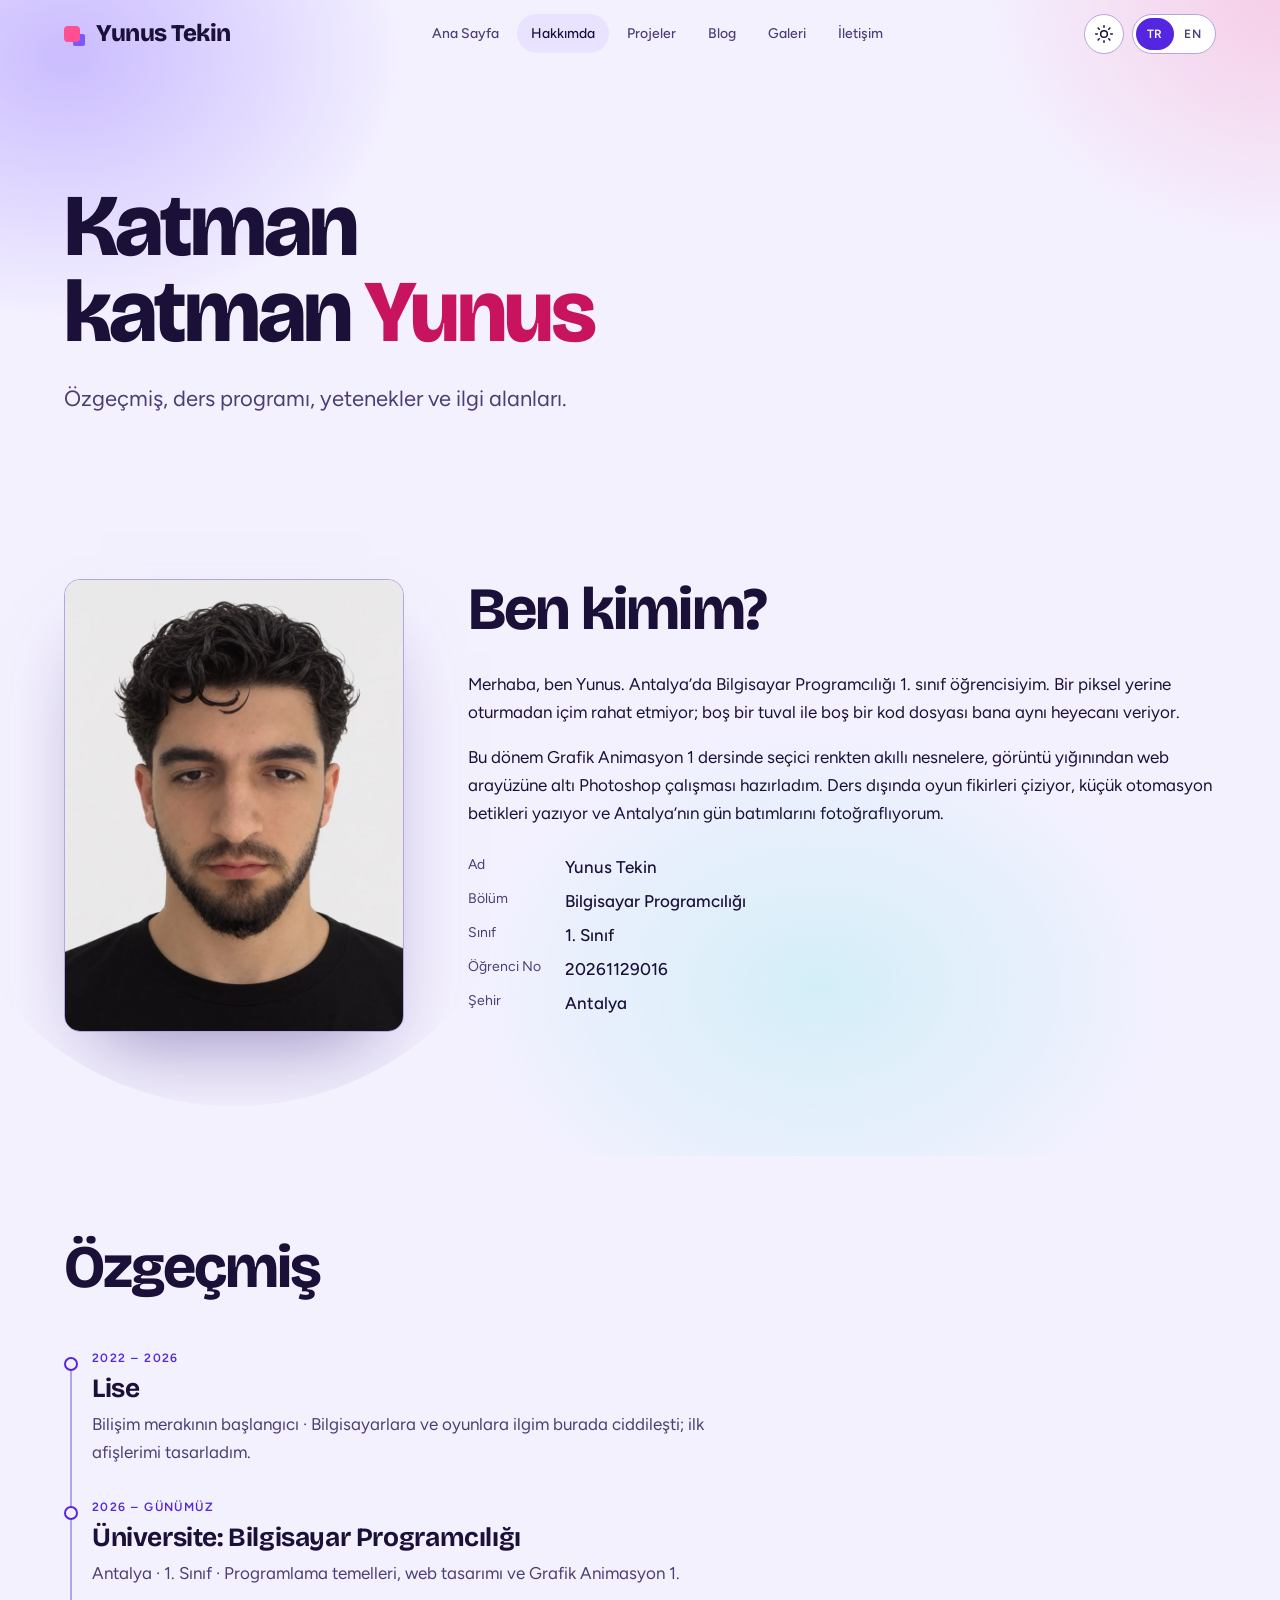
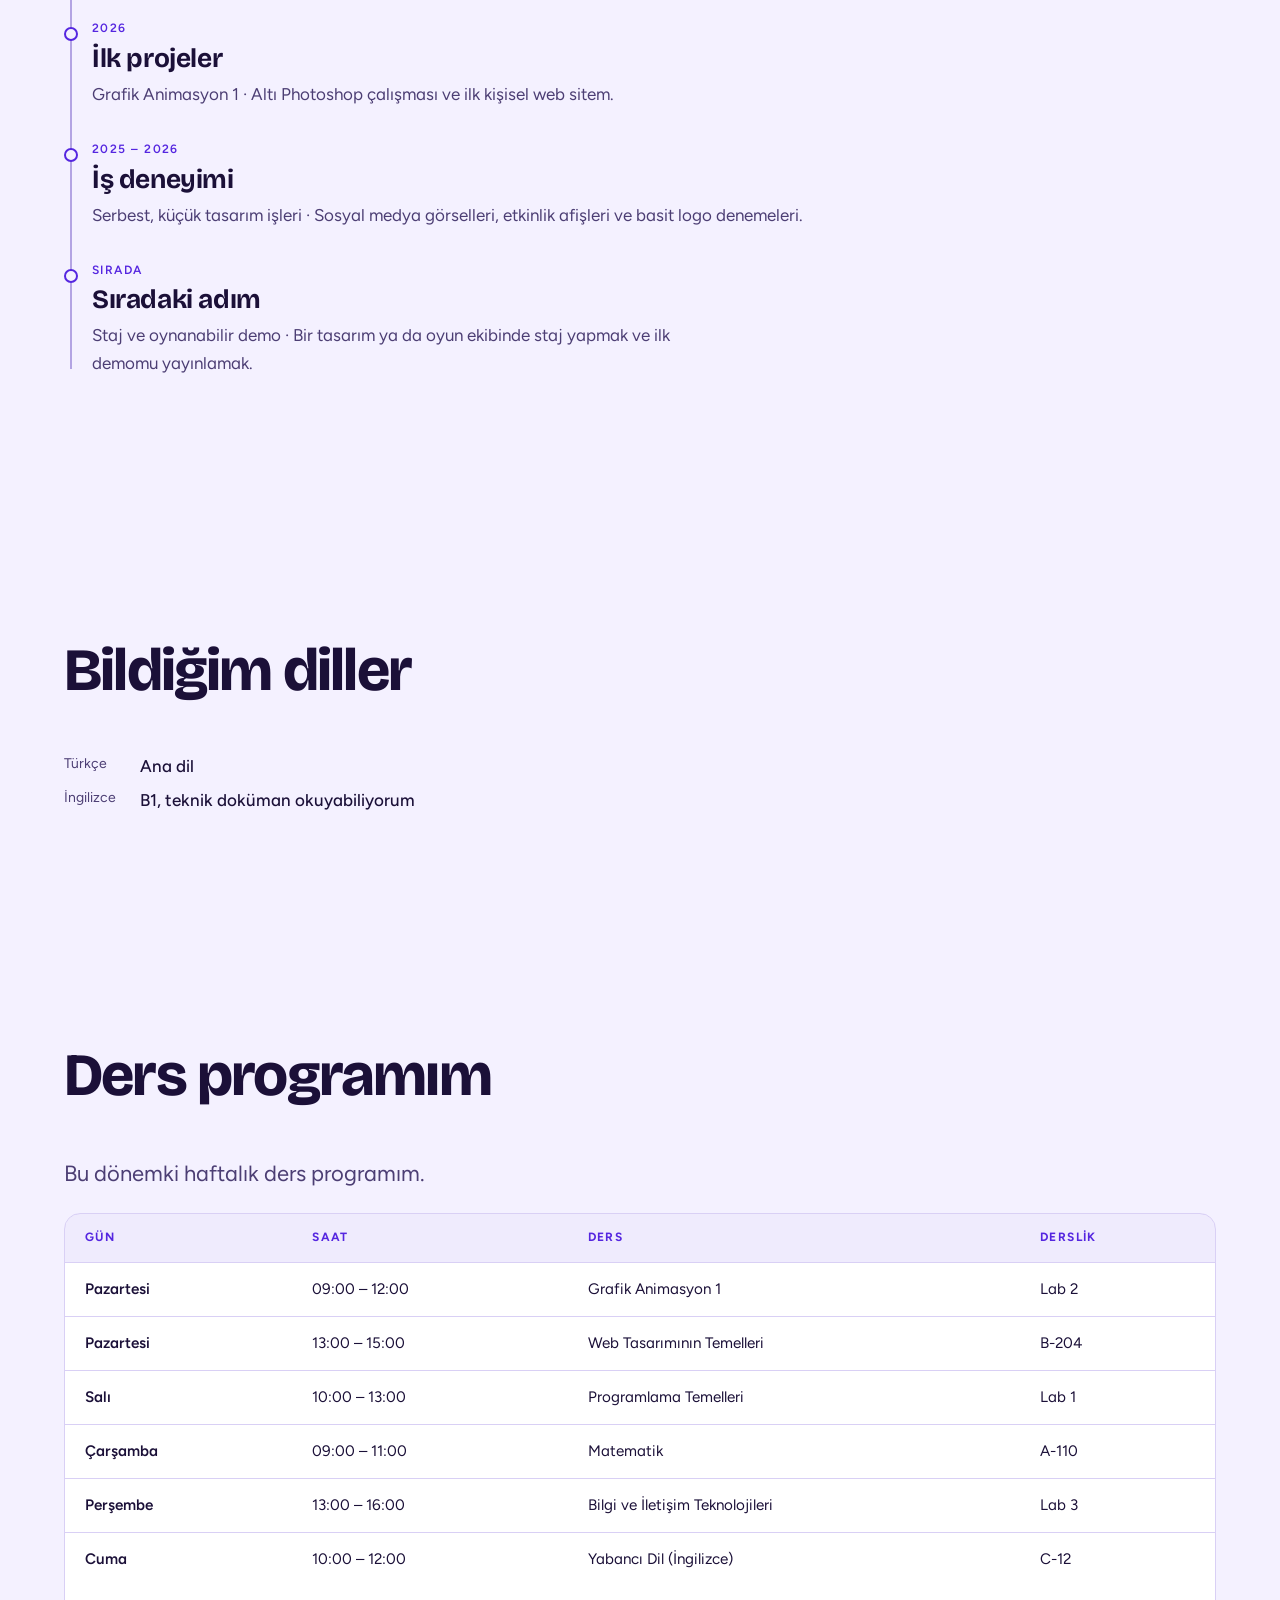
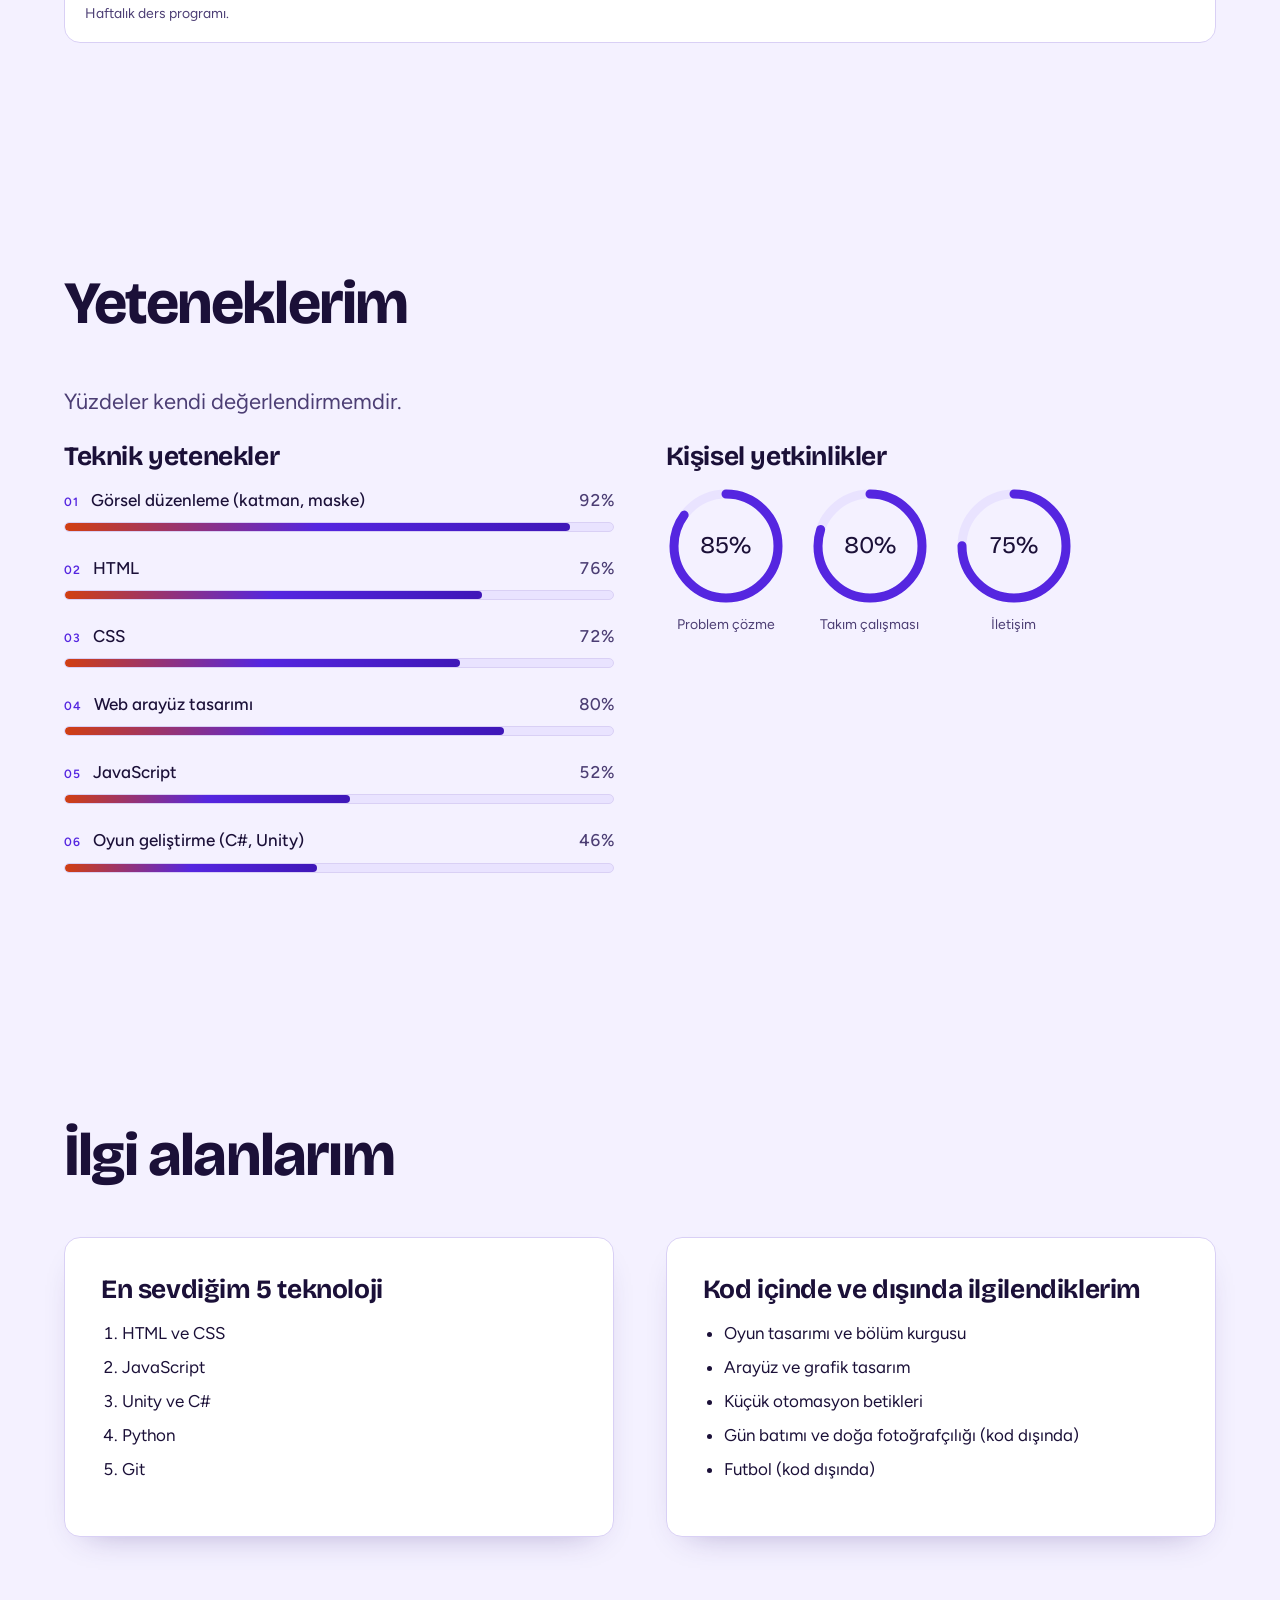
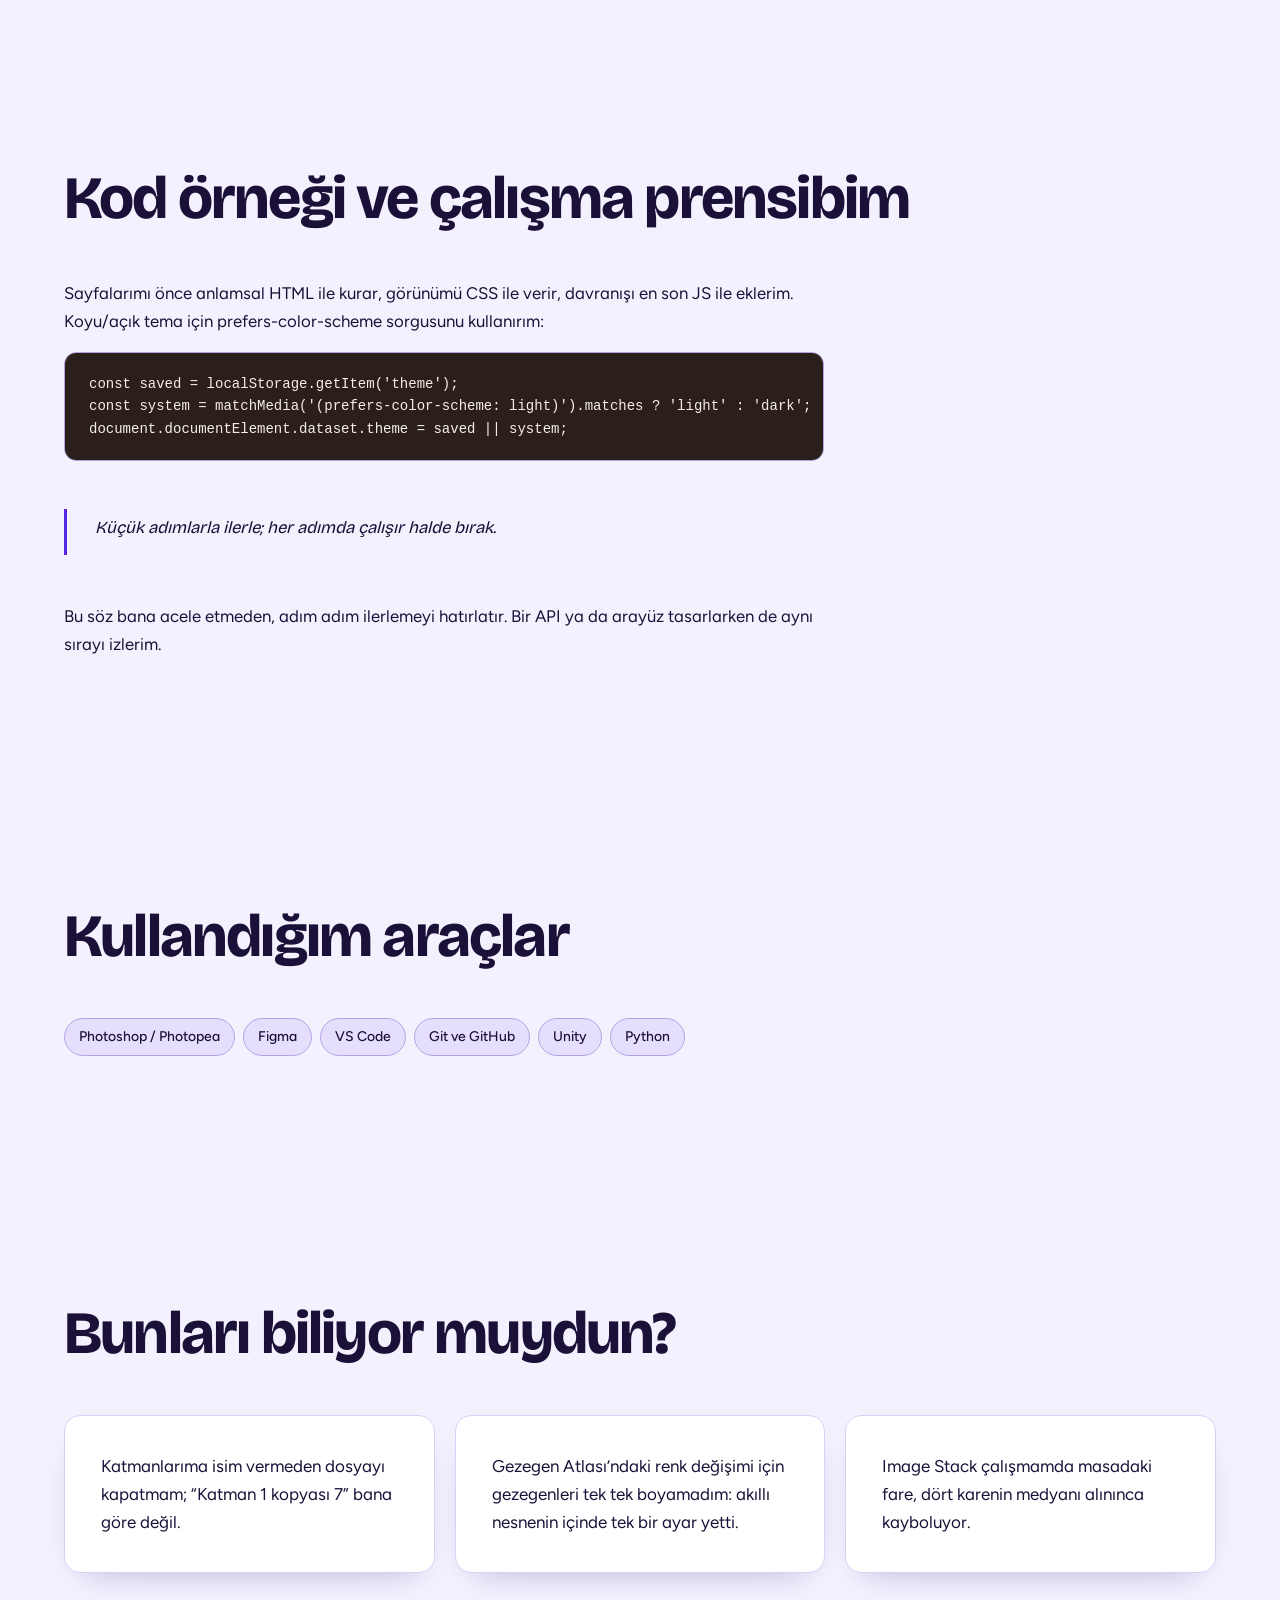
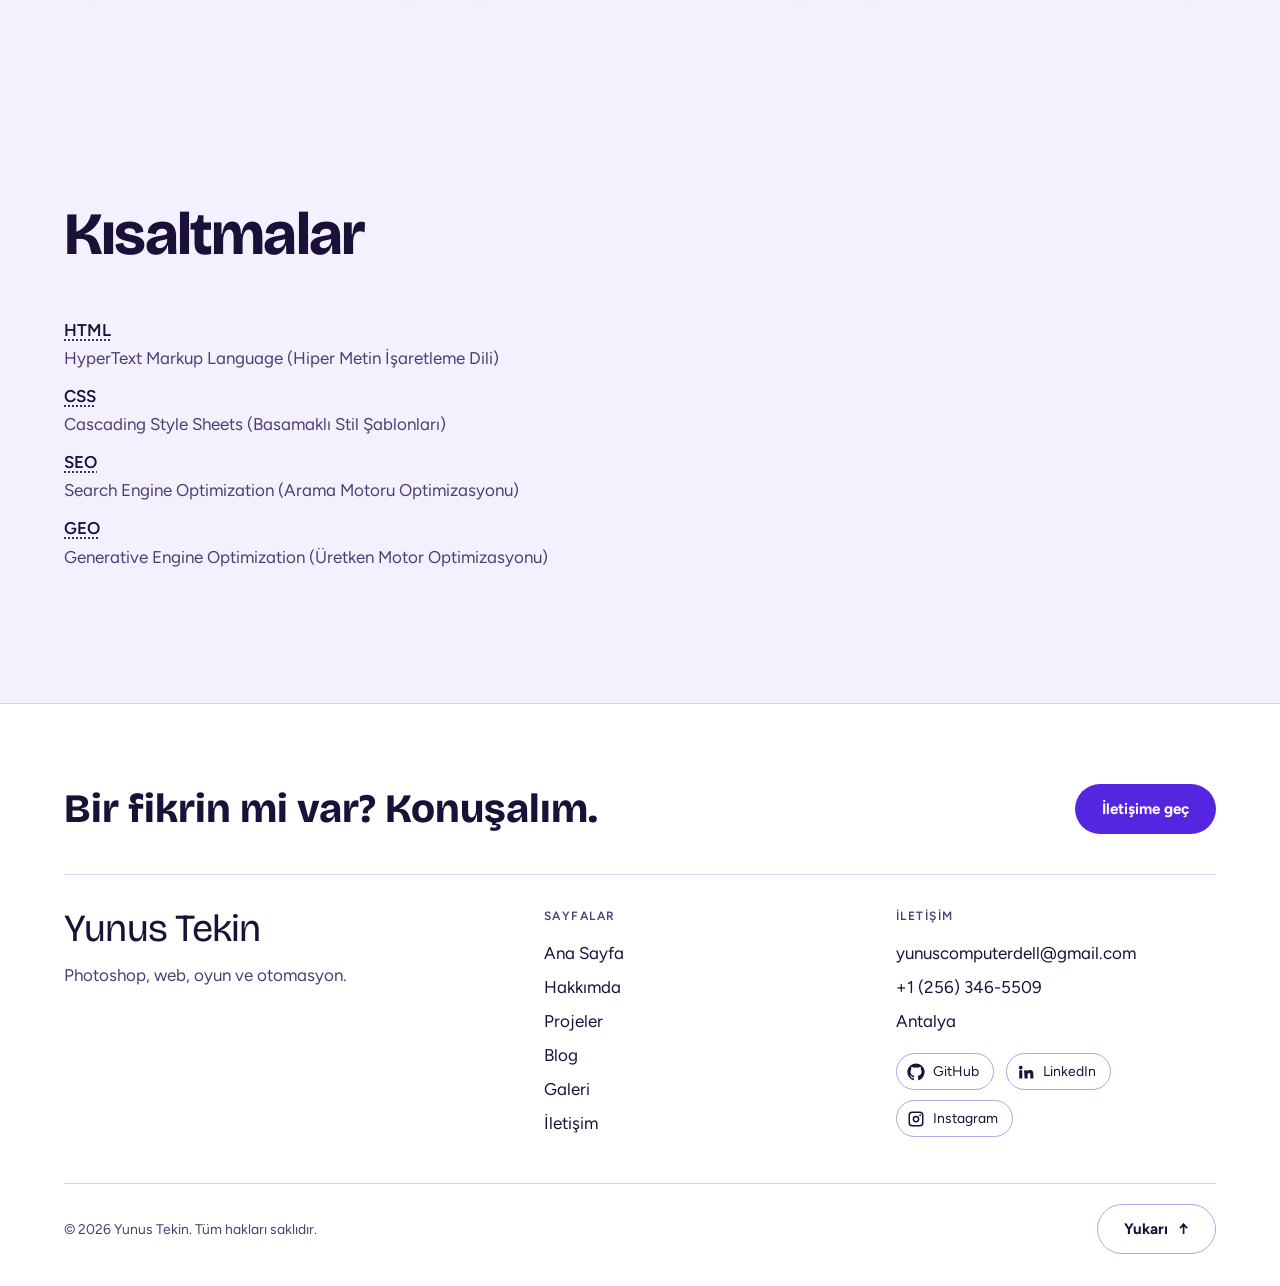
<file: site/hakkimda.html>
<!DOCTYPE html>
<html lang="tr" data-theme="dark">
<head>
<meta charset="utf-8">
<meta name="viewport" content="width=device-width, initial-scale=1">
<title>Hakkımda | Yunus Tekin</title>
<meta name="description" content="Özgeçmiş, ders programı, yetenekler, diller ve ilgi alanları.">
<link rel="canonical" href="https://teknyunus.github.io/hakkimda.html">
<meta property="og:title" content="Hakkımda | Yunus Tekin">
<meta property="og:description" content="Özgeçmiş, ders programı, yetenekler, diller ve ilgi alanları.">
<meta property="og:type" content="website">
<meta property="og:url" content="https://teknyunus.github.io/hakkimda.html">
<meta property="og:image" content="https://teknyunus.github.io/img/og.jpg">
<meta name="twitter:card" content="summary_large_image">
<meta name="theme-color" content="#120a26">
<meta name="author" content="Yunus Tekin">
<link rel="icon" href="img/favicon.svg" type="image/svg+xml">
<script type="application/ld+json">{"@context":"https://schema.org","@graph":[{"@type":"Person","@id":"https://teknyunus.github.io/#kisi","name":"Yunus Tekin","url":"https://teknyunus.github.io/","jobTitle":"Oyun geliştirici ve tasarımcı","knowsAbout":["Oyun geliştirme","Web tasarım","Otomasyon","Grafik animasyon"]},{"@type":"ProfilePage","url":"https://teknyunus.github.io/hakkimda.html","name":"Hakkımda | Yunus Tekin","description":"Özgeçmiş, ders programı, yetenekler, diller ve ilgi alanları.","inLanguage":["tr","en"],"about":{"@id":"https://teknyunus.github.io/#kisi"}}]}</script>
<script src="data/content.js"></script>
<script>(function(){var d=document.documentElement,S=(window.SITE_CONTENT||{}).settings||{};try{var t=localStorage.getItem('theme');if(t!=='light'&&t!=='dark')t=(S.defaultTheme==='light'||S.defaultTheme==='dark')?S.defaultTheme:(matchMedia('(prefers-color-scheme: light)').matches?'light':'dark');d.setAttribute('data-theme',t);var l=localStorage.getItem('lang');if(l!=='en'&&l!=='tr')l=S.defaultLang;if(l==='en')d.setAttribute('lang','en');}catch(e){}var a=S.accentOverride;if(a&&/^(#[0-9a-f]{3,8}|(rgb|hsl)a?\([0-9 ,.%\/]+\))$/i.test(a)){d.style.setProperty('--accent',a);d.style.setProperty('--accent-hot',a);d.style.setProperty('--accent-soft','color-mix(in srgb,'+a+' 14%,transparent)');}d.classList.add('js');})();</script>
<link rel="preconnect" href="https://fonts.googleapis.com">
<link rel="preconnect" href="https://fonts.gstatic.com" crossorigin>
<link href="https://fonts.googleapis.com/css2?family=Bricolage+Grotesque:opsz,wght@12..96,500..800&amp;family=Figtree:wght@400..700&amp;display=swap" rel="stylesheet">
<link rel="stylesheet" href="css/main.css">
<link rel="stylesheet" href="css/pages.css">
<link rel="stylesheet" href="css/extra.css">
<link rel="stylesheet" href="css/theme.css">
</head>
<body data-page="about">
<a class="skip-link" href="#main" data-i18n="ui.skip">İçeriğe geç</a>
<header class="site-header">
  <div class="container site-header__inner">
    <a class="brand" href="index.html"><span class="brand__dot" aria-hidden="true"></span><span data-c="site.name">Yunus Tekin</span></a>
    <nav class="nav" id="site-nav" aria-label="Ana menü" data-i18n-attr="aria-label:ui.mainNav">
      <ul class="nav__list"><li><a class="nav__link" href="index.html" data-i18n="nav.home">Ana Sayfa</a></li><li><a class="nav__link" href="hakkimda.html" aria-current="page" data-i18n="nav.about">Hakkımda</a></li><li><a class="nav__link" href="projeler.html" data-i18n="nav.projects">Projeler</a></li><li><a class="nav__link" href="blog.html" data-i18n="nav.blog">Blog</a></li><li><a class="nav__link" href="galeri.html" data-i18n="nav.gallery">Galeri</a></li><li><a class="nav__link" href="iletisim.html" data-i18n="nav.contact">İletişim</a></li></ul>
    </nav>
    <div class="controls">
      <button type="button" class="icon-btn theme-toggle" aria-pressed="false" aria-label="Temayı değiştir (koyu/açık)" data-i18n-attr="aria-label:ui.theme"><svg class="icon-moon" viewBox="0 0 24 24" aria-hidden="true"><path d="M20 14.500A8.500 8.500 0 0 1 9.500 4a8.500 8.500 0 1 0 10.500 10.500z"/></svg><svg class="icon-flame" viewBox="0 0 24 24" aria-hidden="true"><circle cx="12" cy="12" r="4"/><path d="M12 2v2M12 20v2M2 12h2M20 12h2M4.9 4.9l1.4 1.4M17.7 17.7l1.4 1.4M19.1 4.9l-1.4 1.4M6.3 17.7l-1.4 1.4"/></svg></button>
      <div class="lang-switch" role="group" aria-label="Dil seçimi" data-i18n-attr="aria-label:ui.lang">
        <button type="button" data-lang-set="tr" lang="tr" aria-pressed="true">TR</button>
        <button type="button" data-lang-set="en" lang="en" aria-pressed="false">EN</button>
      </div>
      <button type="button" class="icon-btn menu-toggle" aria-expanded="false" aria-controls="site-nav" aria-label="Menüyü aç" data-i18n-attr="aria-label:ui.menuOpen"><span class="bars"></span></button>
    </div>
  </div>
</header>
<main id="main" tabindex="-1">
<section class="page-hero" aria-labelledby="h1">
  <div class="container">
    <h1 id="h1" data-i18n="about.h1" data-i18n-html>Katman katman <em>Yunus</em></h1>
    <p class="lead" data-i18n="about.lead">Özgeçmiş, ders programı, yetenekler ve ilgi alanları.</p>
  </div>
</section>
<section class="section section--tight" aria-labelledby="about-me">
  <div class="container split split--top">
    <figure class="portrait reveal" data-if="site.avatar"><div class="portrait__frame"><img src="img/photos/vesikalik.webp" alt="" data-c-attr="src=site.avatar;alt=site.avatarAlt" width="750" height="1000" decoding="async"></div></figure>
    <div class="reveal"><h2 id="about-me" data-i18n="about.meH2">Ben kimim?</h2><div data-render="bio"></div><dl class="facts" data-render="facts" data-name></dl></div>
  </div>
</section>
<section class="section" aria-labelledby="about-cv">
  <div class="container">
    <div class="section__head"><h2 id="about-cv" data-i18n="about.cvH2">Özgeçmiş</h2></div>
    <ol data-render="timeline" class="timeline" data-stagger></ol>
  </div>
</section>
<section class="section" aria-labelledby="about-lang">
  <div class="container">
    <div class="section__head"><h2 id="about-lang" data-i18n="about.langH2">Bildiğim diller</h2></div>
    <dl data-render="languages" class="facts"></dl>
  </div>
</section>
<section class="section" aria-labelledby="about-schedule">
  <div class="container">
    <div class="section__head"><h2 id="about-schedule" data-i18n="about.schH2">Ders programım</h2></div>
    <p class="lead" data-i18n="about.schLead">Bu dönemki haftalık ders programım.</p>
    <div class="table-wrap" role="region" tabindex="0" aria-label="Haftalık ders programı tablosu, yatay kaydırılabilir" data-i18n-attr="aria-label:about.schAria">
      <table class="schedule"><caption data-i18n="about.schCap">Haftalık ders programı.</caption><thead><tr><th scope="col" data-i18n="th.day">Gün</th><th scope="col" data-i18n="th.time">Saat</th><th scope="col" data-i18n="th.course">Ders</th><th scope="col" data-i18n="th.room">Derslik</th></tr></thead><tbody data-render="schedule"></tbody></table>
    </div>
  </div>
</section>
<section class="section" aria-labelledby="about-skills">
  <div class="container">
    <div class="section__head"><h2 id="about-skills" data-i18n="about.skH2">Yeteneklerim</h2></div>
    <p class="lead" data-i18n="about.skLead">Yüzdeler kendi değerlendirmemdir.</p>
    <div class="two-col"><div><h3 data-i18n="about.skH3a">Teknik yetenekler</h3><ol class="skill-list" data-render="skills-bars"></ol></div><div><h3 data-i18n="about.skH3b">Kişisel yetkinlikler</h3><ul class="rings" data-render="skills-rings"></ul></div></div>
  </div>
</section>
<section class="section" aria-labelledby="about-interests">
  <div class="container">
    <div class="section__head"><h2 id="about-interests" data-i18n="about.intH2">İlgi alanlarım</h2></div>
    <div class="two-col"><div class="panel"><h3 data-i18n="about.topH3">En sevdiğim 5 teknoloji</h3><ol data-render="top-tech"></ol></div><div class="panel"><h3 data-i18n="about.likesH3">Kod içinde ve dışında ilgilendiklerim</h3><ul data-render="interests"></ul></div></div>
  </div>
</section>
<section class="section" aria-labelledby="about-code"><div class="container"><div class="section__head"><h2 id="about-code" data-c="principles.title"></h2></div><div data-render="principles" class="post"></div></div></section>
<section class="section" aria-labelledby="about-tools">
  <div class="container">
    <div class="section__head"><h2 id="about-tools" data-i18n="about.toolsH2">Kullandığım araçlar</h2></div>
    <ul data-render="tools" class="chips"></ul>
  </div>
</section>
<section class="section" aria-labelledby="about-know">
  <div class="container">
    <div class="section__head"><h2 id="about-know" data-i18n="about.knowH2">Bunları biliyor muydun?</h2></div>
    <ul data-render="facts2" class="cards-list"></ul>
  </div>
</section>
<section class="section" aria-labelledby="about-abbr">
  <div class="container">
    <div class="section__head"><h2 id="about-abbr" data-i18n="about.abbrH2">Kısaltmalar</h2></div>
    <dl data-render="abbr" class="abbr-list"></dl>
  </div>
</section>
</main>
<footer class="site-footer">
  <div class="container">
    <div class="footer__cta"><p data-i18n="foot.big">Bir fikrin mi var? Konuşalım.</p><a class="btn" href="iletisim.html" data-i18n="cta.btn">İletişime geç</a></div>
    <div class="footer__grid">
      <div>
        <p class="footer__big" data-c="site.name">Yunus Tekin</p>
        <p class="muted" data-i18n="foot.sub">Photoshop, web, oyun ve otomasyon.</p>
      </div>
      <nav aria-label="Alt menü" data-i18n-attr="aria-label:ui.footNav">
        <p class="footer__label" data-i18n="foot.pages">Sayfalar</p>
        <ul class="footer__list"><li><a href="index.html" data-i18n="nav.home">Ana Sayfa</a></li><li><a href="hakkimda.html" data-i18n="nav.about">Hakkımda</a></li><li><a href="projeler.html" data-i18n="nav.projects">Projeler</a></li><li><a href="blog.html" data-i18n="nav.blog">Blog</a></li><li><a href="galeri.html" data-i18n="nav.gallery">Galeri</a></li><li><a href="iletisim.html" data-i18n="nav.contact">İletişim</a></li></ul>
      </nav>
      <div>
        <p class="footer__label" data-i18n="foot.contact">İletişim</p>
        <ul class="footer__list" data-render="footer-contact"></ul>
        <ul class="social-list" data-render="socials" data-optional></ul>
      </div>
    </div>
    <div class="footer__bottom">
      <p>&copy; <span data-year>2026</span> <span data-c="site.name">Yunus Tekin</span>. <span data-i18n="foot.rights">Tüm hakları saklıdır.</span></p>
      <button type="button" class="btn btn--ghost" id="to-top" aria-label="Sayfanın başına dön" data-i18n-attr="aria-label:ui.top"><span data-i18n="foot.top">Yukarı</span> <span class="arrow" aria-hidden="true">&uarr;</span></button>
    </div>
  </div>
</footer>
<script src="js/i18n.js" defer></script>
<script src="js/render.js" defer></script>
<script src="js/extra.js" defer></script>
<script src="js/showcase.js" defer></script>
<script src="js/theme.js" defer></script>
<script src="js/main.js" defer></script>

</body>
</html>
</file>
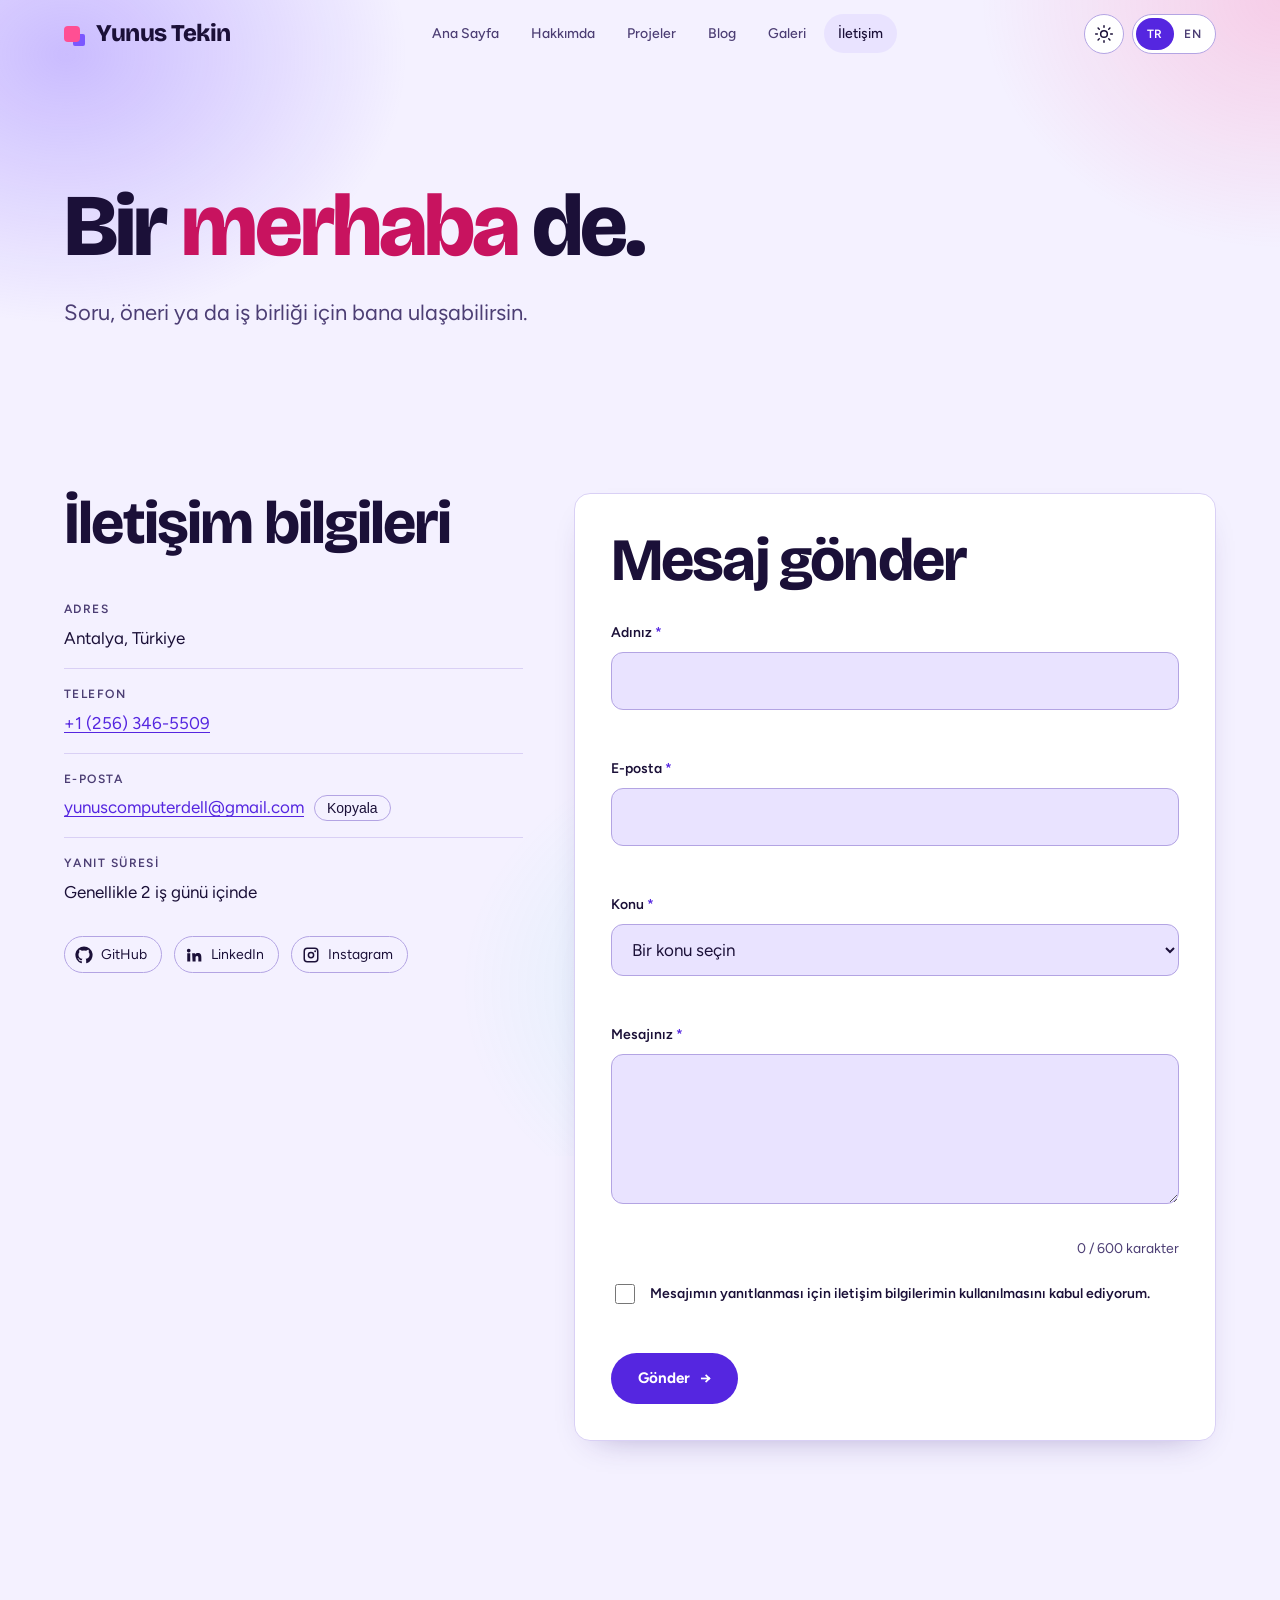
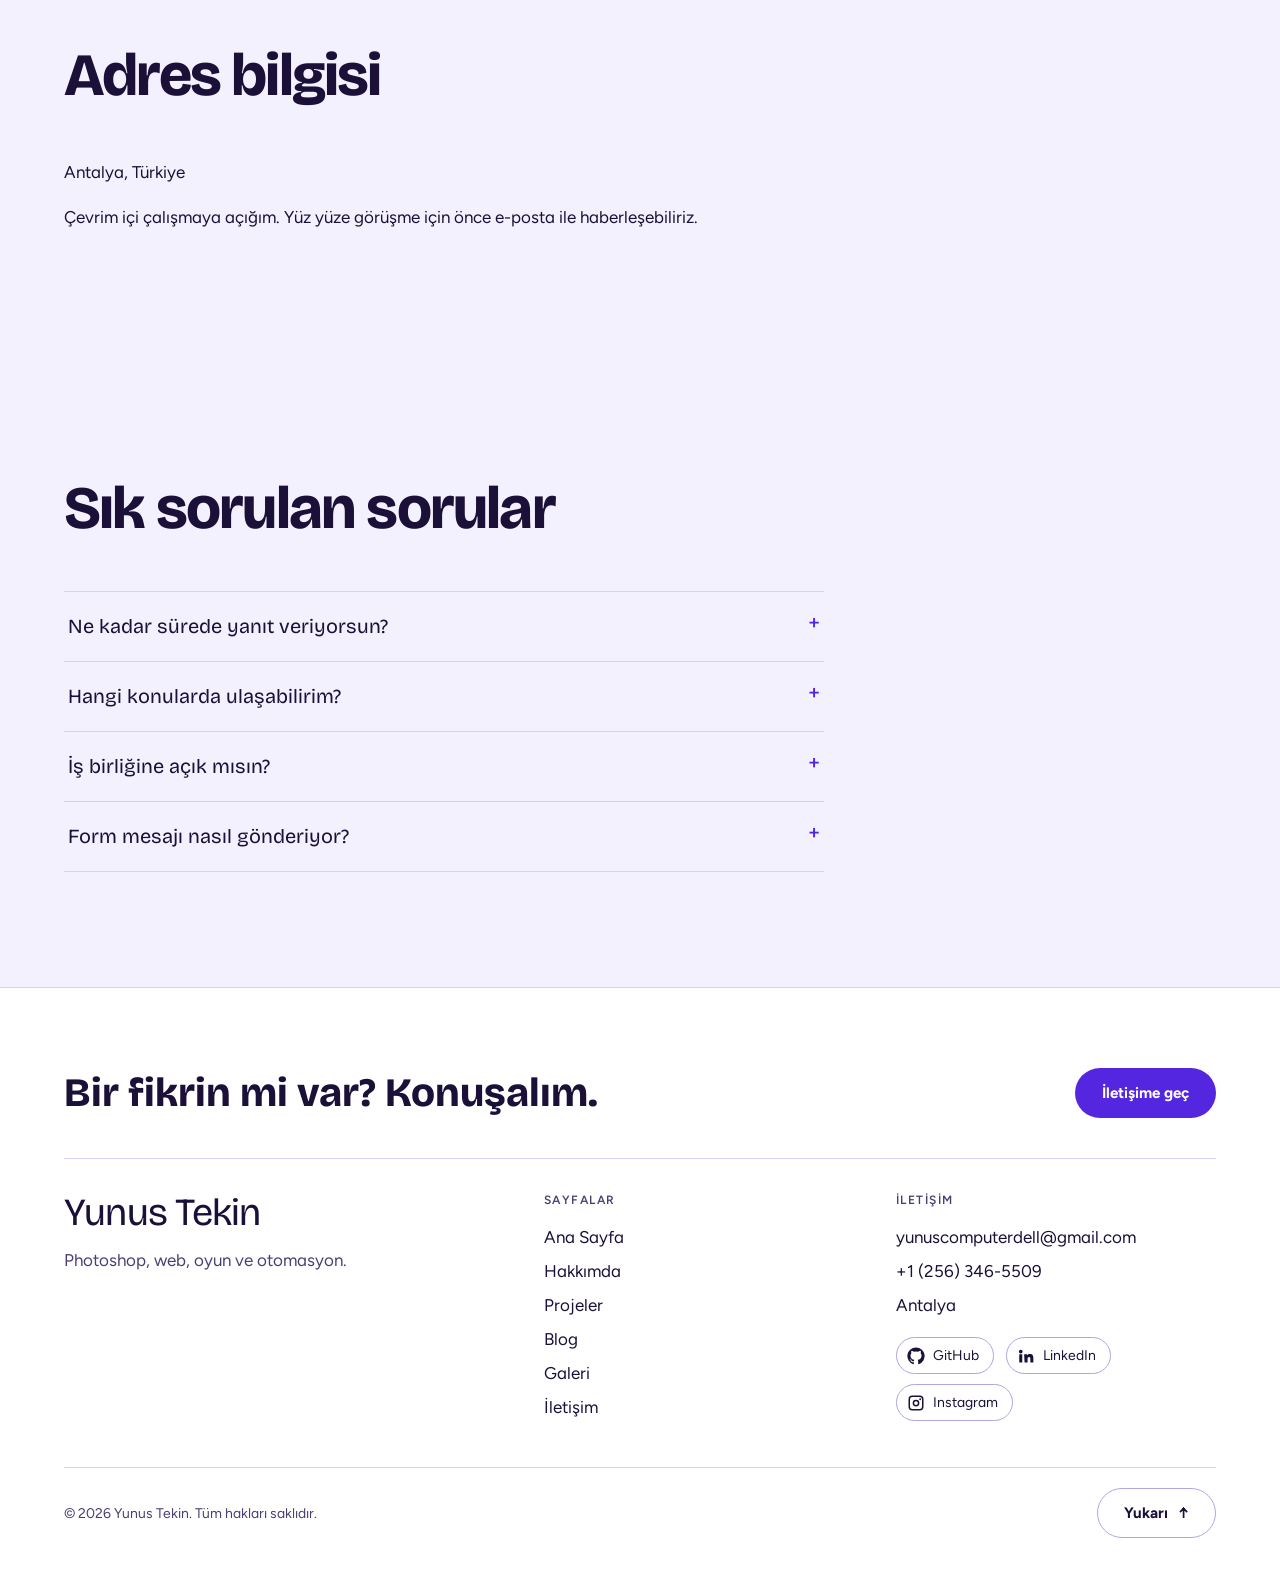
<file: site/iletisim.html>
<!DOCTYPE html>
<html lang="tr" data-theme="dark">
<head>
<meta charset="utf-8">
<meta name="viewport" content="width=device-width, initial-scale=1">
<title>İletişim | Yunus Tekin</title>
<meta name="description" content="İletişim formu, e-posta, telefon, adres ve sosyal medya bağlantıları.">
<link rel="canonical" href="https://teknyunus.github.io/iletisim.html">
<meta property="og:title" content="İletişim | Yunus Tekin">
<meta property="og:description" content="İletişim formu, e-posta, telefon, adres ve sosyal medya bağlantıları.">
<meta property="og:type" content="website">
<meta property="og:url" content="https://teknyunus.github.io/iletisim.html">
<meta property="og:image" content="https://teknyunus.github.io/img/og.jpg">
<meta name="twitter:card" content="summary_large_image">
<meta name="theme-color" content="#120a26">
<meta name="author" content="Yunus Tekin">
<link rel="icon" href="img/favicon.svg" type="image/svg+xml">
<script type="application/ld+json">{"@context":"https://schema.org","@graph":[{"@type":"Person","@id":"https://teknyunus.github.io/#kisi","name":"Yunus Tekin","url":"https://teknyunus.github.io/","jobTitle":"Oyun geliştirici ve tasarımcı","knowsAbout":["Oyun geliştirme","Web tasarım","Otomasyon","Grafik animasyon"]},{"@type":"ContactPage","url":"https://teknyunus.github.io/iletisim.html","name":"İletişim | Yunus Tekin","description":"İletişim formu, e-posta, telefon, adres ve sosyal medya bağlantıları.","inLanguage":["tr","en"],"about":{"@id":"https://teknyunus.github.io/#kisi"}}]}</script>
<script src="data/content.js"></script>
<script>(function(){var d=document.documentElement,S=(window.SITE_CONTENT||{}).settings||{};try{var t=localStorage.getItem('theme');if(t!=='light'&&t!=='dark')t=(S.defaultTheme==='light'||S.defaultTheme==='dark')?S.defaultTheme:(matchMedia('(prefers-color-scheme: light)').matches?'light':'dark');d.setAttribute('data-theme',t);var l=localStorage.getItem('lang');if(l!=='en'&&l!=='tr')l=S.defaultLang;if(l==='en')d.setAttribute('lang','en');}catch(e){}var a=S.accentOverride;if(a&&/^(#[0-9a-f]{3,8}|(rgb|hsl)a?\([0-9 ,.%\/]+\))$/i.test(a)){d.style.setProperty('--accent',a);d.style.setProperty('--accent-hot',a);d.style.setProperty('--accent-soft','color-mix(in srgb,'+a+' 14%,transparent)');}d.classList.add('js');})();</script>
<link rel="preconnect" href="https://fonts.googleapis.com">
<link rel="preconnect" href="https://fonts.gstatic.com" crossorigin>
<link href="https://fonts.googleapis.com/css2?family=Bricolage+Grotesque:opsz,wght@12..96,500..800&amp;family=Figtree:wght@400..700&amp;display=swap" rel="stylesheet">
<link rel="stylesheet" href="css/main.css">
<link rel="stylesheet" href="css/pages.css">
<link rel="stylesheet" href="css/extra.css">
<link rel="stylesheet" href="css/theme.css">
</head>
<body data-page="contact">
<a class="skip-link" href="#main" data-i18n="ui.skip">İçeriğe geç</a>
<header class="site-header">
  <div class="container site-header__inner">
    <a class="brand" href="index.html"><span class="brand__dot" aria-hidden="true"></span><span data-c="site.name">Yunus Tekin</span></a>
    <nav class="nav" id="site-nav" aria-label="Ana menü" data-i18n-attr="aria-label:ui.mainNav">
      <ul class="nav__list"><li><a class="nav__link" href="index.html" data-i18n="nav.home">Ana Sayfa</a></li><li><a class="nav__link" href="hakkimda.html" data-i18n="nav.about">Hakkımda</a></li><li><a class="nav__link" href="projeler.html" data-i18n="nav.projects">Projeler</a></li><li><a class="nav__link" href="blog.html" data-i18n="nav.blog">Blog</a></li><li><a class="nav__link" href="galeri.html" data-i18n="nav.gallery">Galeri</a></li><li><a class="nav__link" href="iletisim.html" aria-current="page" data-i18n="nav.contact">İletişim</a></li></ul>
    </nav>
    <div class="controls">
      <button type="button" class="icon-btn theme-toggle" aria-pressed="false" aria-label="Temayı değiştir (koyu/açık)" data-i18n-attr="aria-label:ui.theme"><svg class="icon-moon" viewBox="0 0 24 24" aria-hidden="true"><path d="M20 14.500A8.500 8.500 0 0 1 9.500 4a8.500 8.500 0 1 0 10.500 10.500z"/></svg><svg class="icon-flame" viewBox="0 0 24 24" aria-hidden="true"><circle cx="12" cy="12" r="4"/><path d="M12 2v2M12 20v2M2 12h2M20 12h2M4.9 4.9l1.4 1.4M17.7 17.7l1.4 1.4M19.1 4.9l-1.4 1.4M6.3 17.7l-1.4 1.4"/></svg></button>
      <div class="lang-switch" role="group" aria-label="Dil seçimi" data-i18n-attr="aria-label:ui.lang">
        <button type="button" data-lang-set="tr" lang="tr" aria-pressed="true">TR</button>
        <button type="button" data-lang-set="en" lang="en" aria-pressed="false">EN</button>
      </div>
      <button type="button" class="icon-btn menu-toggle" aria-expanded="false" aria-controls="site-nav" aria-label="Menüyü aç" data-i18n-attr="aria-label:ui.menuOpen"><span class="bars"></span></button>
    </div>
  </div>
</header>
<main id="main" tabindex="-1">
<section class="page-hero" aria-labelledby="h1">
  <div class="container">
    <h1 id="h1" data-i18n="contact.h1" data-i18n-html>Bir <em>merhaba</em> de.</h1>
    <p class="lead" data-i18n="contact.lead">Soru, öneri ya da iş birliği için bana ulaşabilirsin.</p>
  </div>
</section>
<section class="section section--tight">
  <div class="container contact-grid">
    <section aria-labelledby="contact-info">
      <h2 id="contact-info" data-i18n="contact.infoH2">İletişim bilgileri</h2>
      <address><ul class="info-list" data-render="contact-info"></ul></address>
      <ul class="social-list" data-render="socials" data-optional></ul>
    </section>
    <section class="panel" aria-labelledby="contact-form-h">
      <h2 id="contact-form-h" data-i18n="contact.formH2">Mesaj gönder</h2>
      <form id="contact-form" class="form" action="mailto:yunuscomputerdell@gmail.com" data-c-attr="action=mailto:|contact.email" method="post" enctype="text/plain" novalidate>
                <div class="field">
                  <label for="cf-name"><span data-i18n="form.name">Adınız</span> <span class="req" aria-hidden="true">*</span></label>
                  <input type="text" id="cf-name" name="name" autocomplete="name" required aria-describedby="cf-name-err">
                  <p class="error" id="cf-name-err" aria-live="polite"></p>
                </div>
                <div class="field">
                  <label for="cf-email"><span data-i18n="form.email">E-posta</span> <span class="req" aria-hidden="true">*</span></label>
                  <input type="email" id="cf-email" name="email" autocomplete="email" required aria-describedby="cf-email-err">
                  <p class="error" id="cf-email-err" aria-live="polite"></p>
                </div>
                <div class="field">
                  <label for="cf-subject"><span data-i18n="form.subject">Konu</span> <span class="req" aria-hidden="true">*</span></label>
                  <select id="cf-subject" name="subject" required aria-describedby="cf-subject-err"><option value="" data-i18n="subj.none">Bir konu seçin</option><option value="genel" data-i18n="subj.genel">Genel soru</option><option value="proje" data-i18n="subj.proje">Proje hakkında</option><option value="is" data-i18n="subj.is">İş birliği</option><option value="diger" data-i18n="subj.diger">Diğer</option></select>
                  <p class="error" id="cf-subject-err" aria-live="polite"></p>
                </div>
                <div class="field">
                  <label for="cf-message"><span data-i18n="form.message">Mesajınız</span> <span class="req" aria-hidden="true">*</span></label>
                  <textarea id="cf-message" name="message" maxlength="600" required aria-describedby="cf-message-err cf-counter"></textarea>
                  <p class="error" id="cf-message-err" aria-live="polite"></p>
                  <p class="hint" id="cf-counter" data-i18n="form.counter">0 / 600 karakter</p>
                </div>
                <div class="field">
                  <label class="check" for="cf-consent"><input type="checkbox" id="cf-consent" name="consent" required aria-describedby="cf-consent-err"><span data-i18n="form.consent">Mesajımın yanıtlanması için iletişim bilgilerimin kullanılmasını kabul ediyorum.</span></label>
                  <p class="error" id="cf-consent-err" aria-live="polite"></p>
                </div>
                <div><button type="submit" class="btn"><span data-i18n="form.send">Gönder</span> <span class="arrow" aria-hidden="true">&rarr;</span></button></div>
              </form>
      <div class="thanks" id="form-thanks" role="status" hidden>
                <div class="check-mark" aria-hidden="true">&#10003;</div>
                <h3 data-i18n="form.okH">Teşekkürler, mesajın alındı!</h3>
                <p data-i18n="form.okP">Bu şablonda form gerçekten göndermez; doğrulama ve teşekkür durumu tarayıcıda çalışır.</p>
                <button type="button" class="btn btn--ghost" id="form-again" data-i18n="form.again">Yeni mesaj yaz</button>
              </div>
    </section>
  </div>
</section>
<section class="section" aria-labelledby="contact-addr">
  <div class="container">
    <div class="section__head"><h2 id="contact-addr" data-i18n="contact.addrH2">Adres bilgisi</h2></div>
    <p data-c="contact.address"></p><p data-c="contact.addressNote"></p>
  </div>
</section>
<section class="section" aria-labelledby="contact-faq">
  <div class="container">
    <div class="section__head"><h2 id="contact-faq" data-i18n="contact.faqH2">Sık sorulan sorular</h2></div>
    <div data-render="faq"></div>
  </div>
</section>
</main>
<footer class="site-footer">
  <div class="container">
    <div class="footer__cta"><p data-i18n="foot.big">Bir fikrin mi var? Konuşalım.</p><a class="btn" href="iletisim.html" data-i18n="cta.btn">İletişime geç</a></div>
    <div class="footer__grid">
      <div>
        <p class="footer__big" data-c="site.name">Yunus Tekin</p>
        <p class="muted" data-i18n="foot.sub">Photoshop, web, oyun ve otomasyon.</p>
      </div>
      <nav aria-label="Alt menü" data-i18n-attr="aria-label:ui.footNav">
        <p class="footer__label" data-i18n="foot.pages">Sayfalar</p>
        <ul class="footer__list"><li><a href="index.html" data-i18n="nav.home">Ana Sayfa</a></li><li><a href="hakkimda.html" data-i18n="nav.about">Hakkımda</a></li><li><a href="projeler.html" data-i18n="nav.projects">Projeler</a></li><li><a href="blog.html" data-i18n="nav.blog">Blog</a></li><li><a href="galeri.html" data-i18n="nav.gallery">Galeri</a></li><li><a href="iletisim.html" data-i18n="nav.contact">İletişim</a></li></ul>
      </nav>
      <div>
        <p class="footer__label" data-i18n="foot.contact">İletişim</p>
        <ul class="footer__list" data-render="footer-contact"></ul>
        <ul class="social-list" data-render="socials" data-optional></ul>
      </div>
    </div>
    <div class="footer__bottom">
      <p>&copy; <span data-year>2026</span> <span data-c="site.name">Yunus Tekin</span>. <span data-i18n="foot.rights">Tüm hakları saklıdır.</span></p>
      <button type="button" class="btn btn--ghost" id="to-top" aria-label="Sayfanın başına dön" data-i18n-attr="aria-label:ui.top"><span data-i18n="foot.top">Yukarı</span> <span class="arrow" aria-hidden="true">&uarr;</span></button>
    </div>
  </div>
</footer>
<script src="js/i18n.js" defer></script>
<script src="js/render.js" defer></script>
<script src="js/extra.js" defer></script>
<script src="js/showcase.js" defer></script>
<script src="js/theme.js" defer></script>
<script src="js/main.js" defer></script>

</body>
</html>
</file>
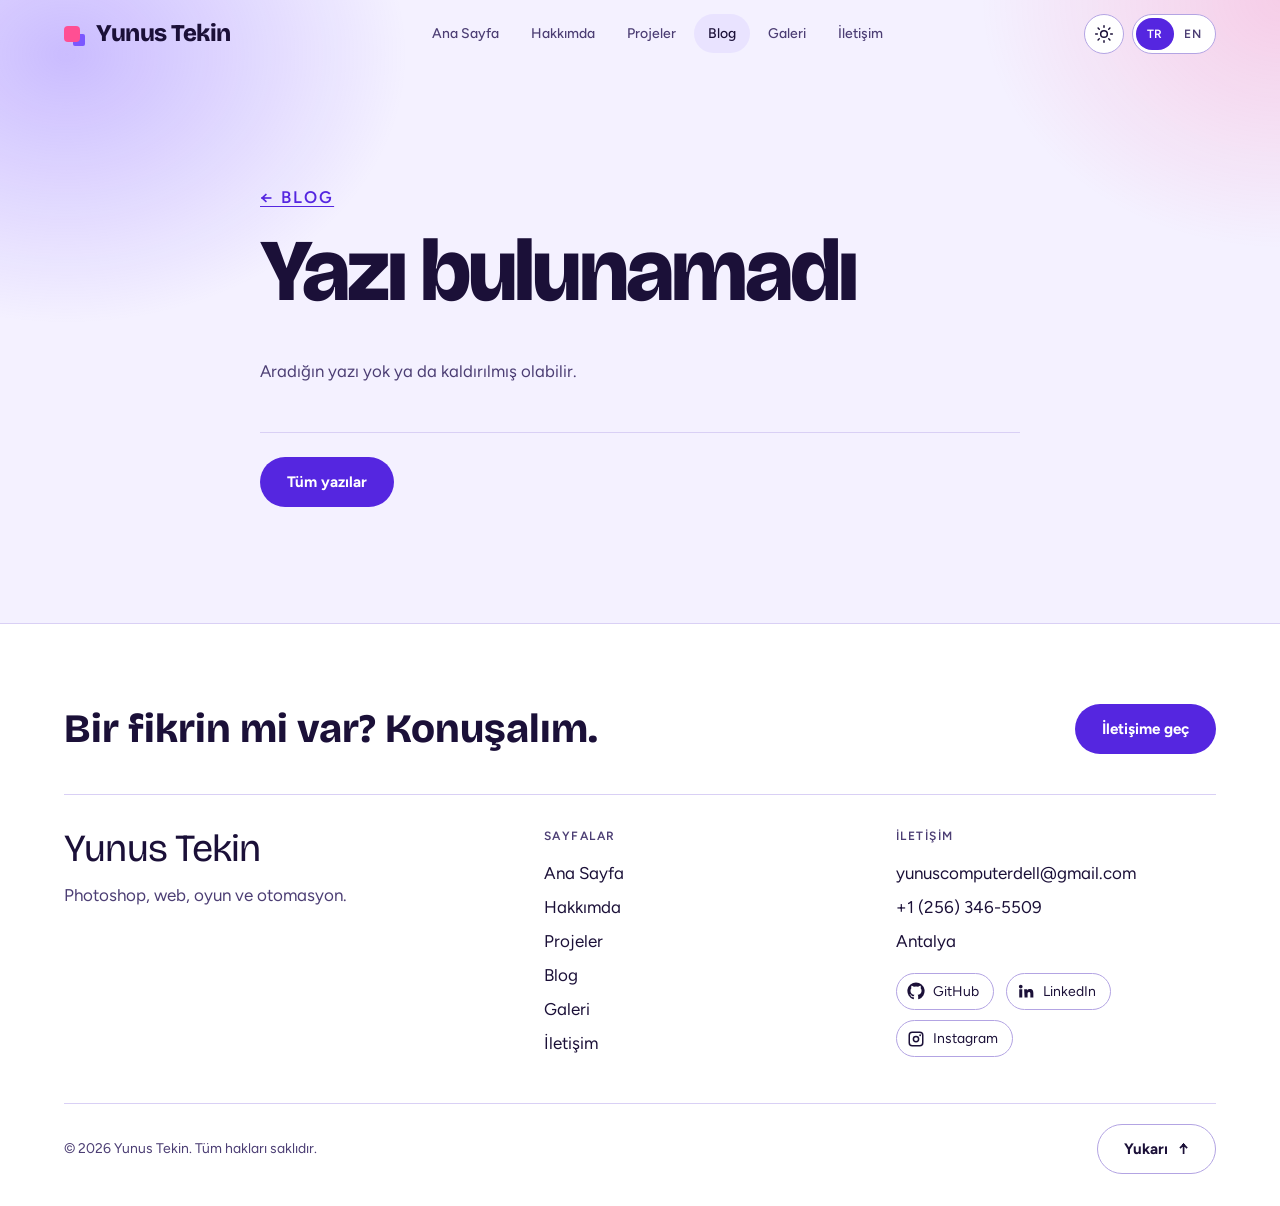
<file: site/post.html>
<!DOCTYPE html>
<html lang="tr" data-theme="dark">
<head>
<meta charset="utf-8">
<meta name="viewport" content="width=device-width, initial-scale=1">
<title>Blog | Yunus Tekin</title>
<meta name="description" content="HTML, CSS ve Git gibi bilişim konularında yazılar.">
<link rel="canonical" href="https://teknyunus.github.io/post.html">
<meta property="og:title" content="Blog | Yunus Tekin">
<meta property="og:description" content="HTML, CSS ve Git gibi bilişim konularında yazılar.">
<meta property="og:type" content="website">
<meta property="og:url" content="https://teknyunus.github.io/post.html">
<meta property="og:image" content="https://teknyunus.github.io/img/og.jpg">
<meta name="twitter:card" content="summary_large_image">
<meta name="theme-color" content="#120a26">
<meta name="author" content="Yunus Tekin">
<link rel="icon" href="img/favicon.svg" type="image/svg+xml">
<script type="application/ld+json">{"@context":"https://schema.org","@graph":[{"@type":"Person","@id":"https://teknyunus.github.io/#kisi","name":"Yunus Tekin","url":"https://teknyunus.github.io/","jobTitle":"Oyun geliştirici ve tasarımcı","knowsAbout":["Oyun geliştirme","Web tasarım","Otomasyon","Grafik animasyon"]},{"@type":"WebPage","url":"https://teknyunus.github.io/post.html","name":"Blog | Yunus Tekin","description":"HTML, CSS ve Git gibi bilişim konularında yazılar.","inLanguage":["tr","en"],"about":{"@id":"https://teknyunus.github.io/#kisi"}}]}</script>
<script src="data/content.js"></script>
<script>(function(){var d=document.documentElement,S=(window.SITE_CONTENT||{}).settings||{};try{var t=localStorage.getItem('theme');if(t!=='light'&&t!=='dark')t=(S.defaultTheme==='light'||S.defaultTheme==='dark')?S.defaultTheme:(matchMedia('(prefers-color-scheme: light)').matches?'light':'dark');d.setAttribute('data-theme',t);var l=localStorage.getItem('lang');if(l!=='en'&&l!=='tr')l=S.defaultLang;if(l==='en')d.setAttribute('lang','en');}catch(e){}var a=S.accentOverride;if(a&&/^(#[0-9a-f]{3,8}|(rgb|hsl)a?\([0-9 ,.%\/]+\))$/i.test(a)){d.style.setProperty('--accent',a);d.style.setProperty('--accent-hot',a);d.style.setProperty('--accent-soft','color-mix(in srgb,'+a+' 14%,transparent)');}d.classList.add('js');})();</script>
<link rel="preconnect" href="https://fonts.googleapis.com">
<link rel="preconnect" href="https://fonts.gstatic.com" crossorigin>
<link href="https://fonts.googleapis.com/css2?family=Bricolage+Grotesque:opsz,wght@12..96,500..800&amp;family=Figtree:wght@400..700&amp;display=swap" rel="stylesheet">
<link rel="stylesheet" href="css/main.css">
<link rel="stylesheet" href="css/pages.css">
<link rel="stylesheet" href="css/extra.css">
<link rel="stylesheet" href="css/theme.css">
</head>
<body data-page="post">
<a class="skip-link" href="#main" data-i18n="ui.skip">İçeriğe geç</a>
<header class="site-header">
  <div class="container site-header__inner">
    <a class="brand" href="index.html"><span class="brand__dot" aria-hidden="true"></span><span data-c="site.name">Yunus Tekin</span></a>
    <nav class="nav" id="site-nav" aria-label="Ana menü" data-i18n-attr="aria-label:ui.mainNav">
      <ul class="nav__list"><li><a class="nav__link" href="index.html" data-i18n="nav.home">Ana Sayfa</a></li><li><a class="nav__link" href="hakkimda.html" data-i18n="nav.about">Hakkımda</a></li><li><a class="nav__link" href="projeler.html" data-i18n="nav.projects">Projeler</a></li><li><a class="nav__link" href="blog.html" aria-current="page" data-i18n="nav.blog">Blog</a></li><li><a class="nav__link" href="galeri.html" data-i18n="nav.gallery">Galeri</a></li><li><a class="nav__link" href="iletisim.html" data-i18n="nav.contact">İletişim</a></li></ul>
    </nav>
    <div class="controls">
      <button type="button" class="icon-btn theme-toggle" aria-pressed="false" aria-label="Temayı değiştir (koyu/açık)" data-i18n-attr="aria-label:ui.theme"><svg class="icon-moon" viewBox="0 0 24 24" aria-hidden="true"><path d="M20 14.500A8.500 8.500 0 0 1 9.500 4a8.500 8.500 0 1 0 10.500 10.500z"/></svg><svg class="icon-flame" viewBox="0 0 24 24" aria-hidden="true"><circle cx="12" cy="12" r="4"/><path d="M12 2v2M12 20v2M2 12h2M20 12h2M4.9 4.9l1.4 1.4M17.7 17.7l1.4 1.4M19.1 4.9l-1.4 1.4M6.3 17.7l-1.4 1.4"/></svg></button>
      <div class="lang-switch" role="group" aria-label="Dil seçimi" data-i18n-attr="aria-label:ui.lang">
        <button type="button" data-lang-set="tr" lang="tr" aria-pressed="true">TR</button>
        <button type="button" data-lang-set="en" lang="en" aria-pressed="false">EN</button>
      </div>
      <button type="button" class="icon-btn menu-toggle" aria-expanded="false" aria-controls="site-nav" aria-label="Menüyü aç" data-i18n-attr="aria-label:ui.menuOpen"><span class="bars"></span></button>
    </div>
  </div>
</header>
<main id="main" tabindex="-1">
<article class="section post-wrap" aria-labelledby="h1">
  <div class="container post" data-render="post"><h1 id="h1" data-i18n="post.title">Yazı</h1></div>
</article>
</main>
<footer class="site-footer">
  <div class="container">
    <div class="footer__cta"><p data-i18n="foot.big">Bir fikrin mi var? Konuşalım.</p><a class="btn" href="iletisim.html" data-i18n="cta.btn">İletişime geç</a></div>
    <div class="footer__grid">
      <div>
        <p class="footer__big" data-c="site.name">Yunus Tekin</p>
        <p class="muted" data-i18n="foot.sub">Photoshop, web, oyun ve otomasyon.</p>
      </div>
      <nav aria-label="Alt menü" data-i18n-attr="aria-label:ui.footNav">
        <p class="footer__label" data-i18n="foot.pages">Sayfalar</p>
        <ul class="footer__list"><li><a href="index.html" data-i18n="nav.home">Ana Sayfa</a></li><li><a href="hakkimda.html" data-i18n="nav.about">Hakkımda</a></li><li><a href="projeler.html" data-i18n="nav.projects">Projeler</a></li><li><a href="blog.html" data-i18n="nav.blog">Blog</a></li><li><a href="galeri.html" data-i18n="nav.gallery">Galeri</a></li><li><a href="iletisim.html" data-i18n="nav.contact">İletişim</a></li></ul>
      </nav>
      <div>
        <p class="footer__label" data-i18n="foot.contact">İletişim</p>
        <ul class="footer__list" data-render="footer-contact"></ul>
        <ul class="social-list" data-render="socials" data-optional></ul>
      </div>
    </div>
    <div class="footer__bottom">
      <p>&copy; <span data-year>2026</span> <span data-c="site.name">Yunus Tekin</span>. <span data-i18n="foot.rights">Tüm hakları saklıdır.</span></p>
      <button type="button" class="btn btn--ghost" id="to-top" aria-label="Sayfanın başına dön" data-i18n-attr="aria-label:ui.top"><span data-i18n="foot.top">Yukarı</span> <span class="arrow" aria-hidden="true">&uarr;</span></button>
    </div>
  </div>
</footer>
<script src="js/i18n.js" defer></script>
<script src="js/render.js" defer></script>
<script src="js/extra.js" defer></script>
<script src="js/showcase.js" defer></script>
<script src="js/theme.js" defer></script>
<script src="js/main.js" defer></script>

</body>
</html>
</file>
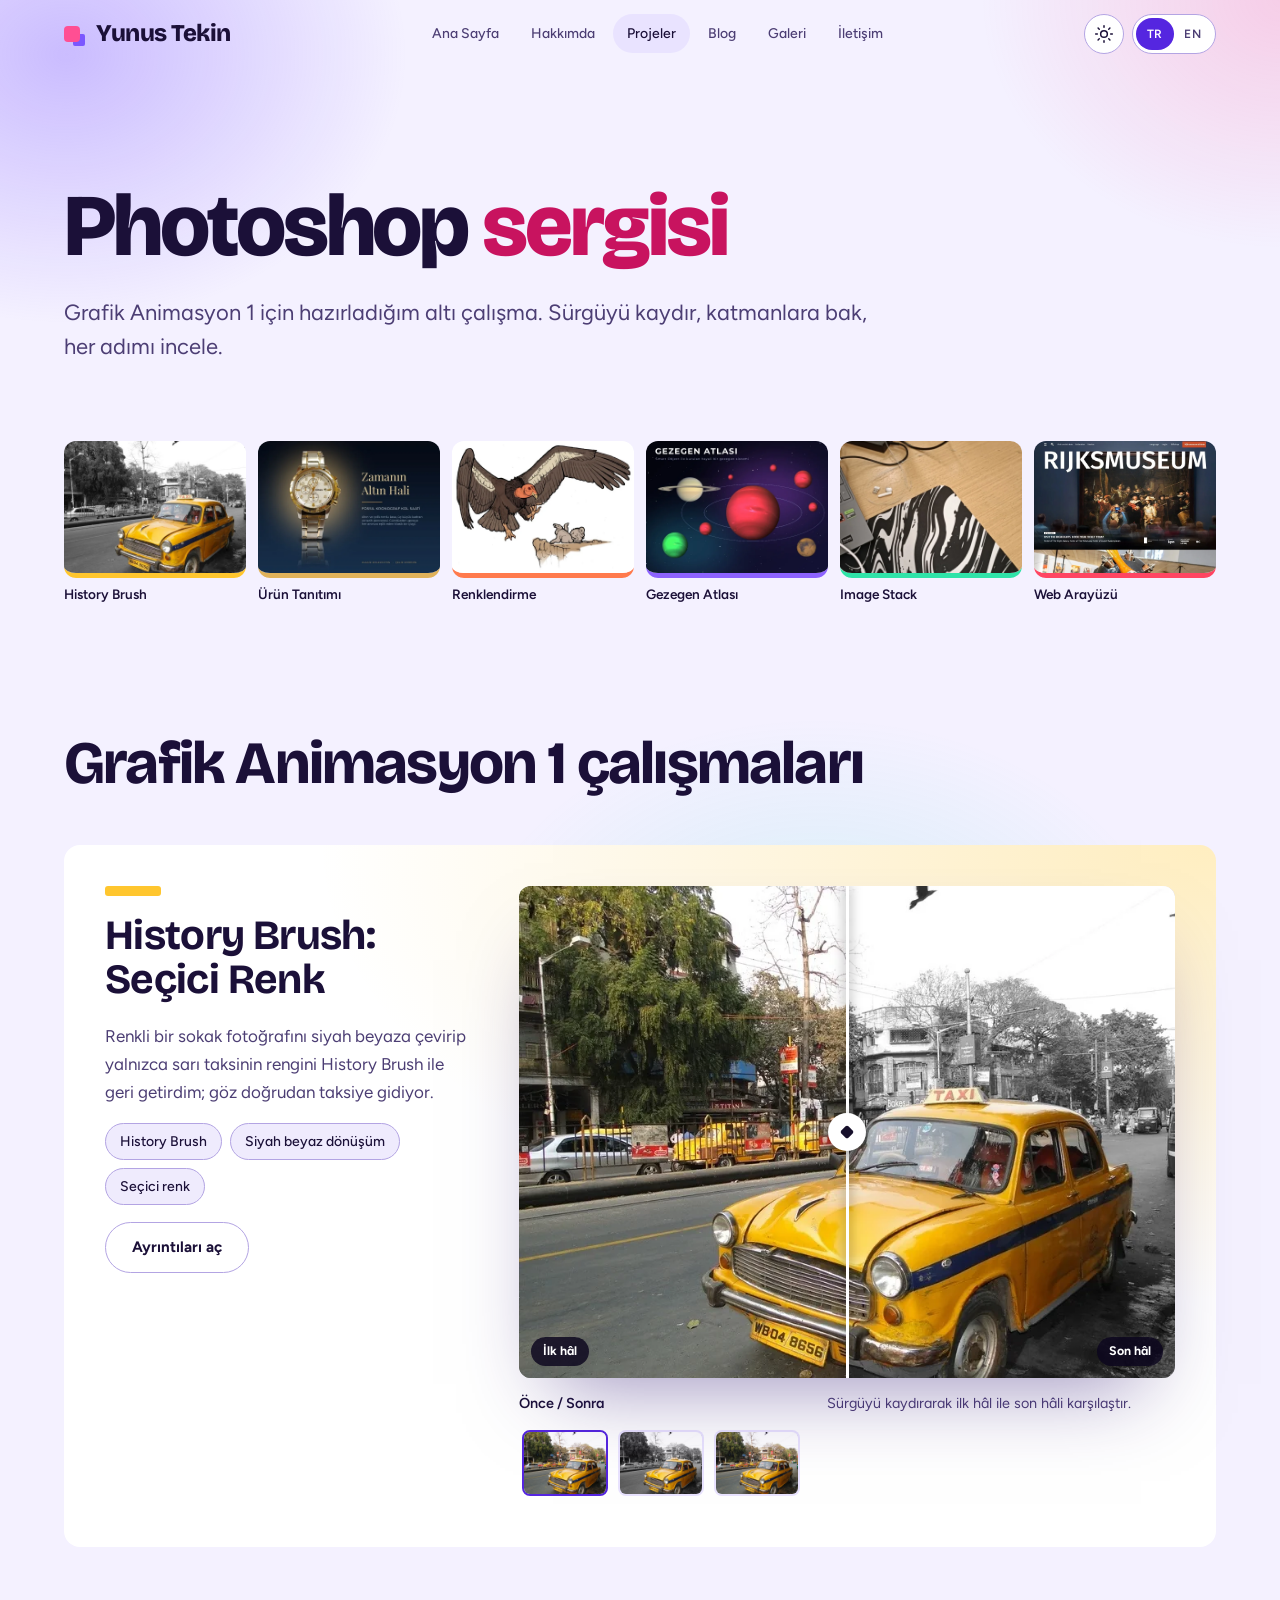
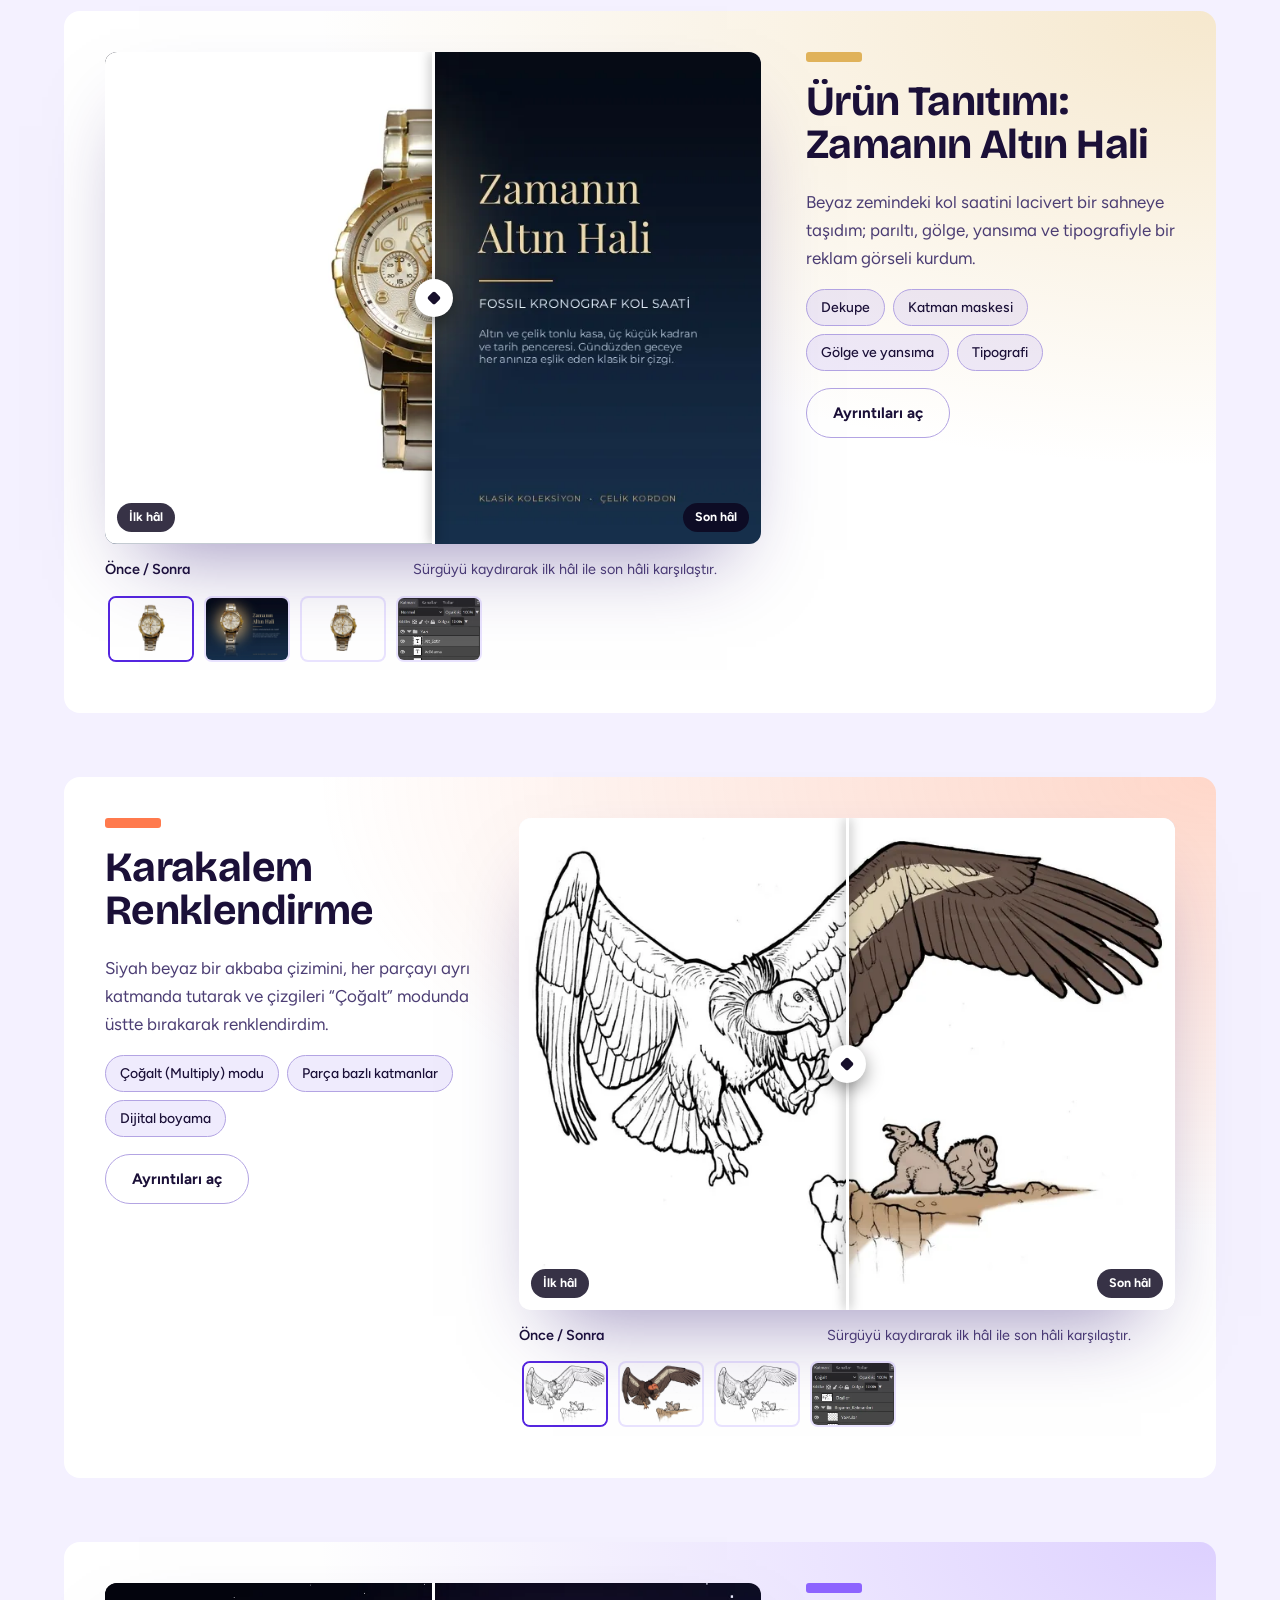
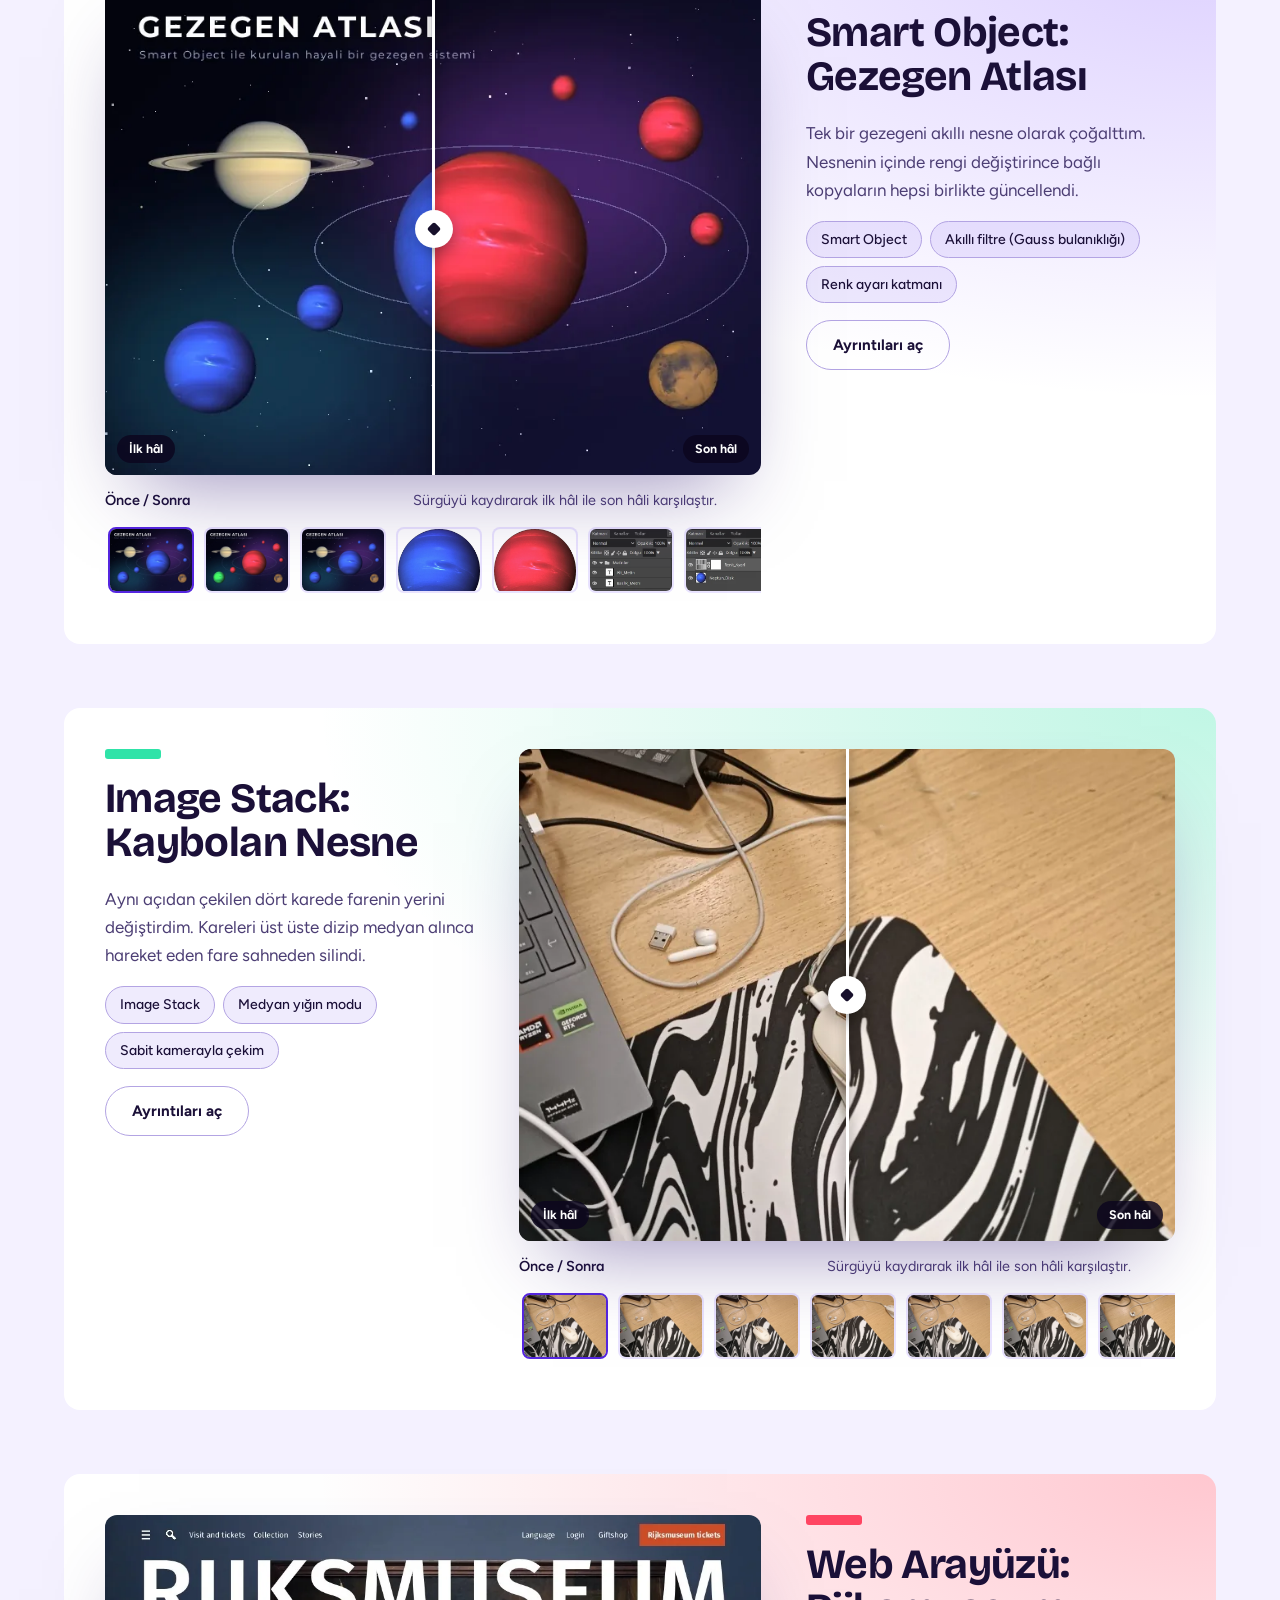
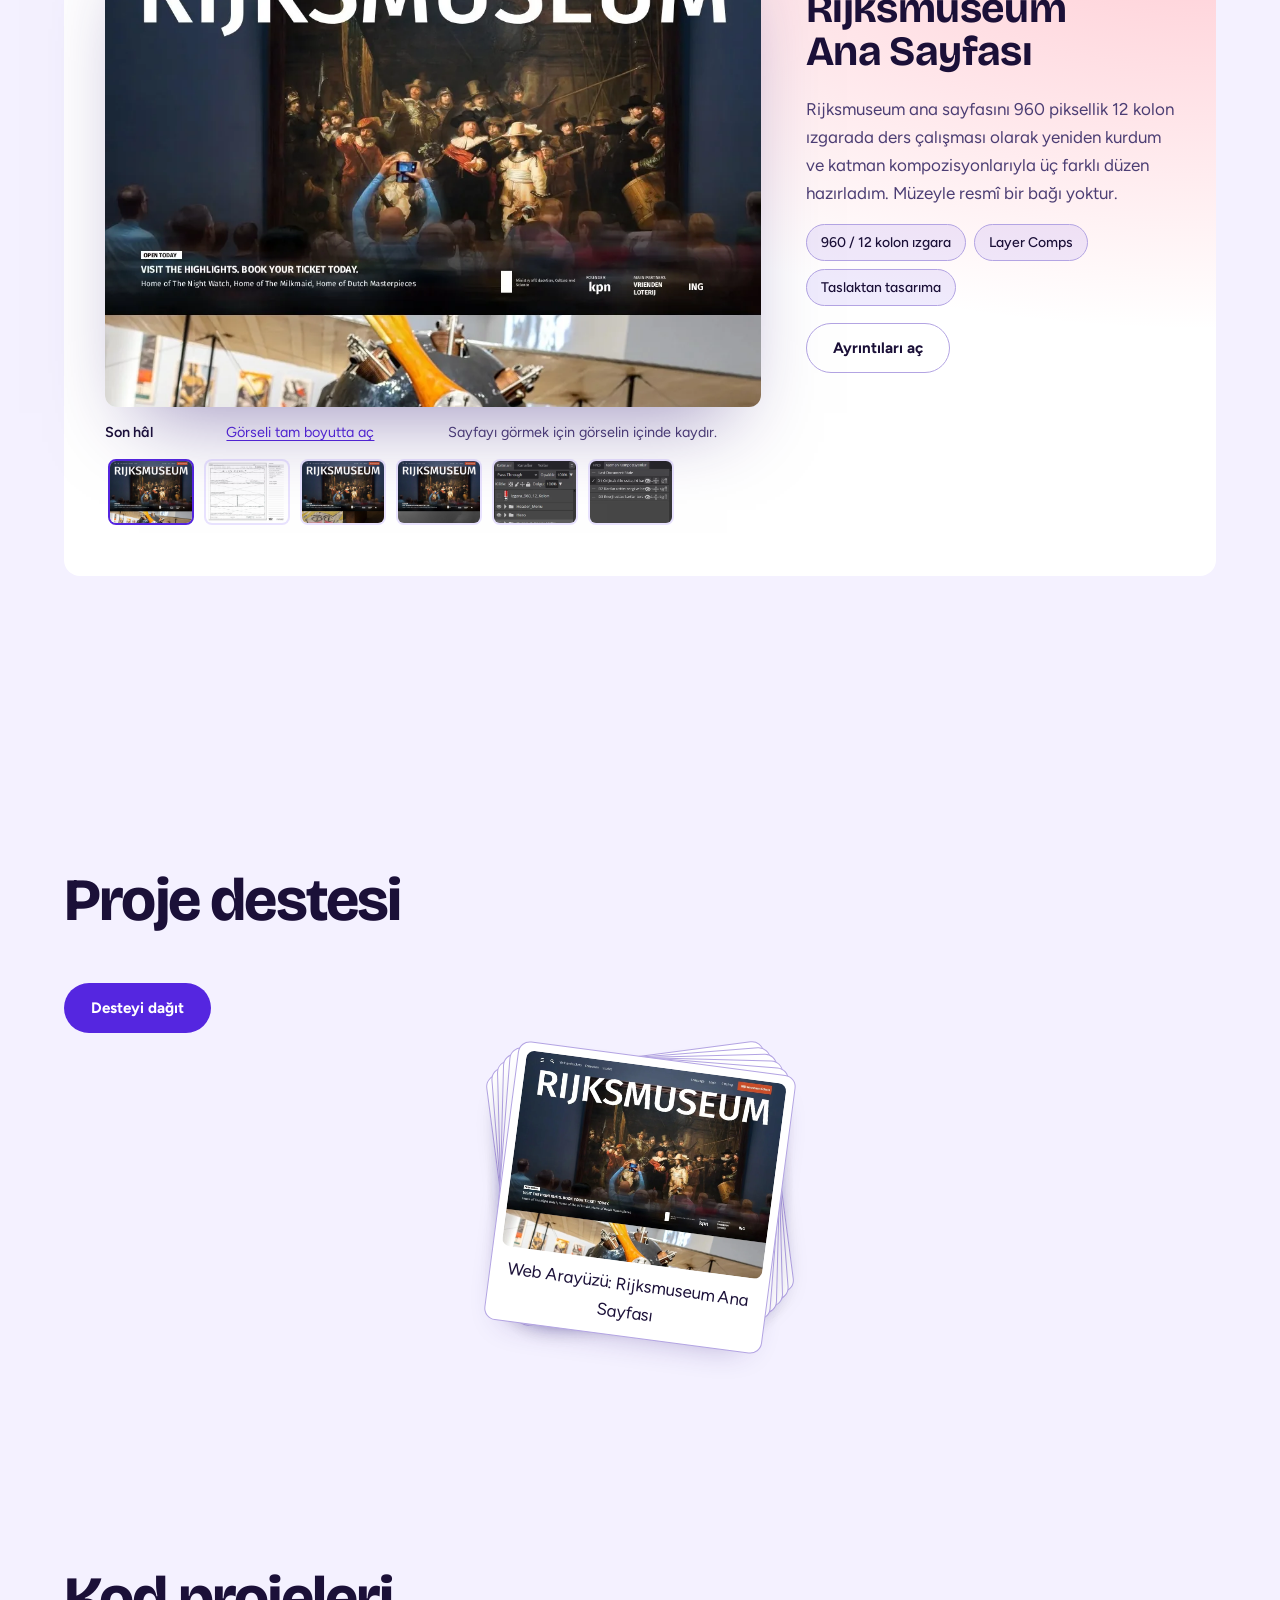
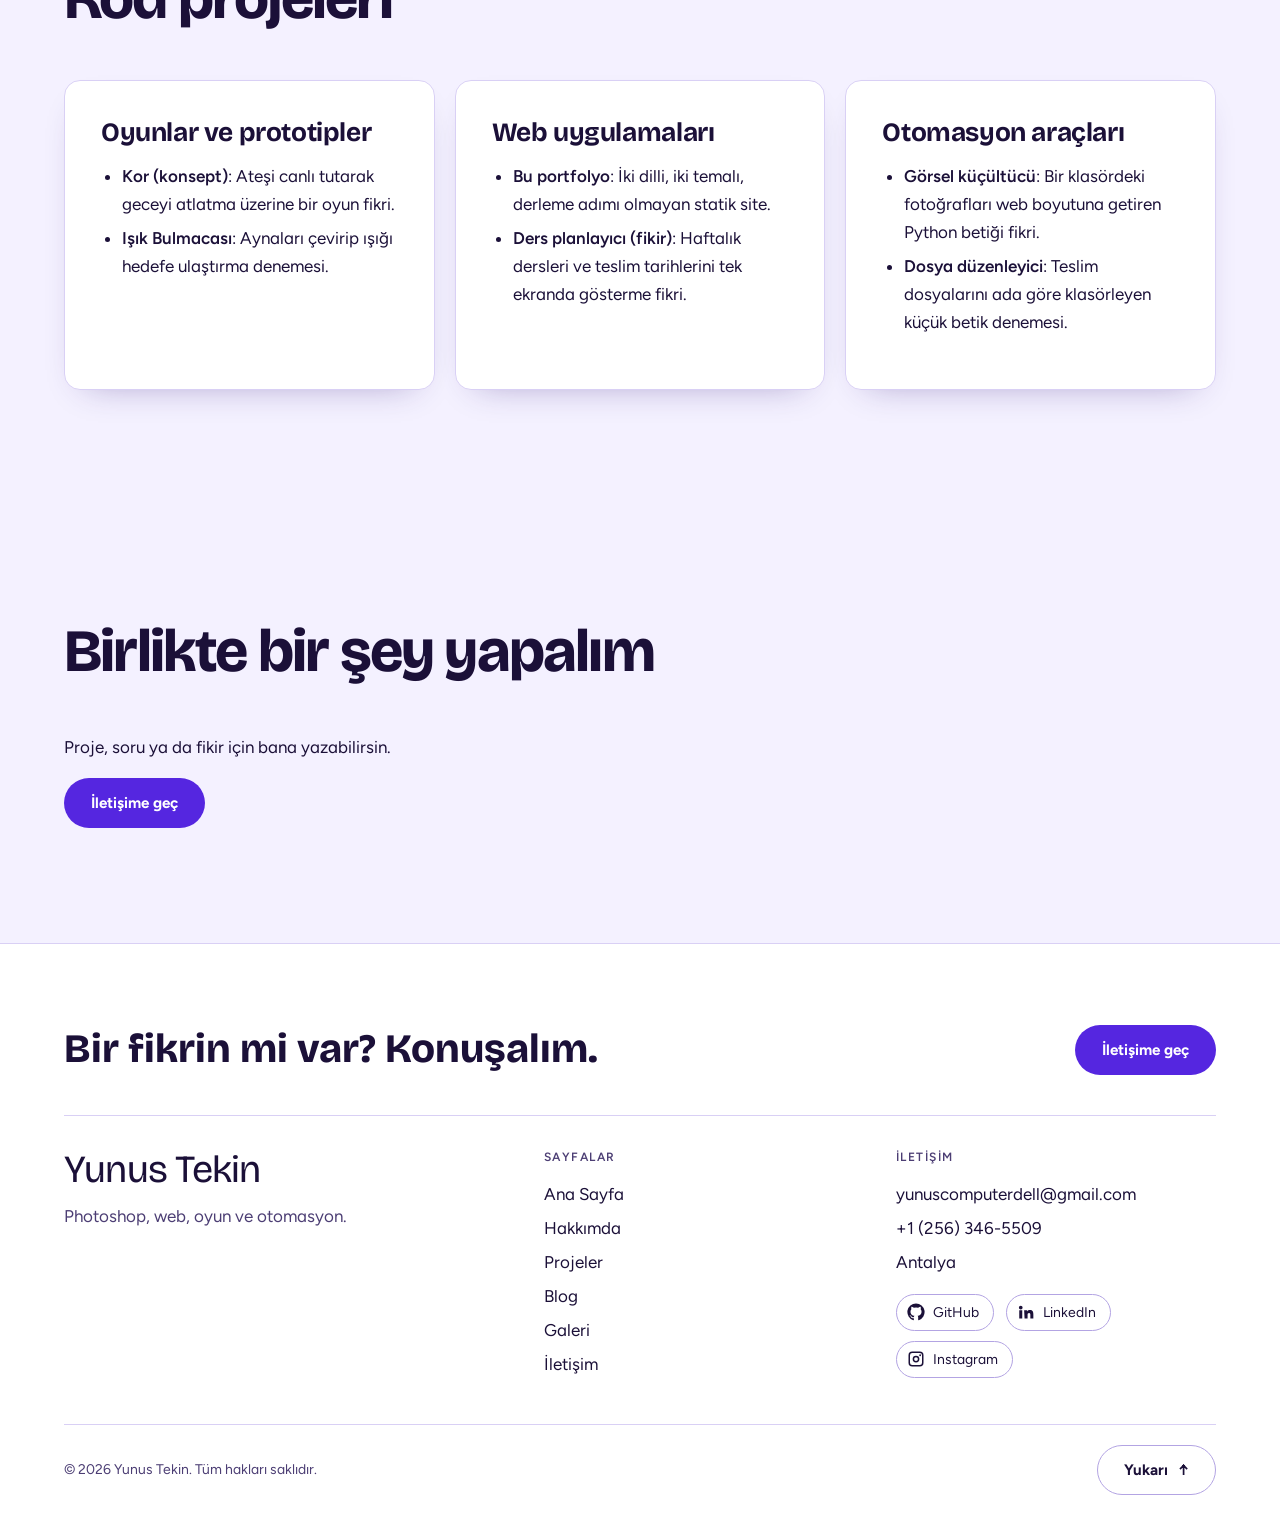
<file: site/projeler.html>
<!DOCTYPE html>
<html lang="tr" data-theme="dark">
<head>
<meta charset="utf-8">
<meta name="viewport" content="width=device-width, initial-scale=1">
<title>Projeler | Yunus Tekin</title>
<meta name="description" content="Grafik Animasyon 1 çalışmaları ve oyun, web, otomasyon projeleri.">
<link rel="canonical" href="https://teknyunus.github.io/projeler.html">
<meta property="og:title" content="Projeler | Yunus Tekin">
<meta property="og:description" content="Grafik Animasyon 1 çalışmaları ve oyun, web, otomasyon projeleri.">
<meta property="og:type" content="website">
<meta property="og:url" content="https://teknyunus.github.io/projeler.html">
<meta property="og:image" content="https://teknyunus.github.io/img/og.jpg">
<meta name="twitter:card" content="summary_large_image">
<meta name="theme-color" content="#120a26">
<meta name="author" content="Yunus Tekin">
<link rel="icon" href="img/favicon.svg" type="image/svg+xml">
<script type="application/ld+json">{"@context":"https://schema.org","@graph":[{"@type":"Person","@id":"https://teknyunus.github.io/#kisi","name":"Yunus Tekin","url":"https://teknyunus.github.io/","jobTitle":"Oyun geliştirici ve tasarımcı","knowsAbout":["Oyun geliştirme","Web tasarım","Otomasyon","Grafik animasyon"]},{"@type":"WebPage","url":"https://teknyunus.github.io/projeler.html","name":"Projeler | Yunus Tekin","description":"Grafik Animasyon 1 çalışmaları ve oyun, web, otomasyon projeleri.","inLanguage":["tr","en"],"about":{"@id":"https://teknyunus.github.io/#kisi"}}]}</script>
<script src="data/content.js"></script>
<script>(function(){var d=document.documentElement,S=(window.SITE_CONTENT||{}).settings||{};try{var t=localStorage.getItem('theme');if(t!=='light'&&t!=='dark')t=(S.defaultTheme==='light'||S.defaultTheme==='dark')?S.defaultTheme:(matchMedia('(prefers-color-scheme: light)').matches?'light':'dark');d.setAttribute('data-theme',t);var l=localStorage.getItem('lang');if(l!=='en'&&l!=='tr')l=S.defaultLang;if(l==='en')d.setAttribute('lang','en');}catch(e){}var a=S.accentOverride;if(a&&/^(#[0-9a-f]{3,8}|(rgb|hsl)a?\([0-9 ,.%\/]+\))$/i.test(a)){d.style.setProperty('--accent',a);d.style.setProperty('--accent-hot',a);d.style.setProperty('--accent-soft','color-mix(in srgb,'+a+' 14%,transparent)');}d.classList.add('js');})();</script>
<link rel="preconnect" href="https://fonts.googleapis.com">
<link rel="preconnect" href="https://fonts.gstatic.com" crossorigin>
<link href="https://fonts.googleapis.com/css2?family=Bricolage+Grotesque:opsz,wght@12..96,500..800&amp;family=Figtree:wght@400..700&amp;display=swap" rel="stylesheet">
<link rel="stylesheet" href="css/main.css">
<link rel="stylesheet" href="css/pages.css">
<link rel="stylesheet" href="css/extra.css">
<link rel="stylesheet" href="css/theme.css">
</head>
<body data-page="projects">
<a class="skip-link" href="#main" data-i18n="ui.skip">İçeriğe geç</a>
<header class="site-header">
  <div class="container site-header__inner">
    <a class="brand" href="index.html"><span class="brand__dot" aria-hidden="true"></span><span data-c="site.name">Yunus Tekin</span></a>
    <nav class="nav" id="site-nav" aria-label="Ana menü" data-i18n-attr="aria-label:ui.mainNav">
      <ul class="nav__list"><li><a class="nav__link" href="index.html" data-i18n="nav.home">Ana Sayfa</a></li><li><a class="nav__link" href="hakkimda.html" data-i18n="nav.about">Hakkımda</a></li><li><a class="nav__link" href="projeler.html" aria-current="page" data-i18n="nav.projects">Projeler</a></li><li><a class="nav__link" href="blog.html" data-i18n="nav.blog">Blog</a></li><li><a class="nav__link" href="galeri.html" data-i18n="nav.gallery">Galeri</a></li><li><a class="nav__link" href="iletisim.html" data-i18n="nav.contact">İletişim</a></li></ul>
    </nav>
    <div class="controls">
      <button type="button" class="icon-btn theme-toggle" aria-pressed="false" aria-label="Temayı değiştir (koyu/açık)" data-i18n-attr="aria-label:ui.theme"><svg class="icon-moon" viewBox="0 0 24 24" aria-hidden="true"><path d="M20 14.500A8.500 8.500 0 0 1 9.500 4a8.500 8.500 0 1 0 10.500 10.500z"/></svg><svg class="icon-flame" viewBox="0 0 24 24" aria-hidden="true"><circle cx="12" cy="12" r="4"/><path d="M12 2v2M12 20v2M2 12h2M20 12h2M4.9 4.9l1.4 1.4M17.7 17.7l1.4 1.4M19.1 4.9l-1.4 1.4M6.3 17.7l-1.4 1.4"/></svg></button>
      <div class="lang-switch" role="group" aria-label="Dil seçimi" data-i18n-attr="aria-label:ui.lang">
        <button type="button" data-lang-set="tr" lang="tr" aria-pressed="true">TR</button>
        <button type="button" data-lang-set="en" lang="en" aria-pressed="false">EN</button>
      </div>
      <button type="button" class="icon-btn menu-toggle" aria-expanded="false" aria-controls="site-nav" aria-label="Menüyü aç" data-i18n-attr="aria-label:ui.menuOpen"><span class="bars"></span></button>
    </div>
  </div>
</header>
<main id="main" tabindex="-1">
<section class="page-hero" aria-labelledby="h1">
  <div class="container">
    <h1 id="h1" data-i18n="projects.h1" data-i18n-html>Photoshop <em>sergisi</em></h1>
    <p class="lead" data-i18n="projects.lead">Grafik Animasyon 1 için hazırladığım altı çalışma. Sürgüyü kaydır, katmanlara bak, her adımı incele.</p>
  </div>
</section>
<div class="container"><ul class="reel" data-render="reel"></ul></div>
<section class="section" aria-labelledby="proj-list">
  <div class="container">
    <div class="section__head"><h2 id="proj-list" data-i18n="projects.listH2">Grafik Animasyon 1 çalışmaları</h2></div>
    <div data-render="exhibits"></div>
  </div>
</section>
<section class="section" aria-labelledby="proj-deck">
  <div class="container">
    <div class="section__head"><h2 id="proj-deck" data-i18n="projects.deckH2">Proje destesi</h2></div>
    <div data-render="deck"></div>
  </div>
</section>
<section class="section" aria-labelledby="proj-code">
  <div class="container">
    <div class="section__head"><h2 id="proj-code" data-i18n="projects.codeH2">Kod projeleri</h2></div>
    <div data-render="code-projects" class="cards-list"></div>
  </div>
</section>
<section class="section" aria-labelledby="proj-cta">
  <div class="container">
    <div class="section__head"><h2 id="proj-cta" data-i18n="home.ctaH2">Birlikte bir şey yapalım</h2></div>
    <p data-i18n="home.ctaP">Proje, soru ya da fikir için bana yazabilirsin.</p><a class="btn" href="iletisim.html" data-i18n="cta.btn">İletişime geç</a>
  </div>
</section>
</main>
<footer class="site-footer">
  <div class="container">
    <div class="footer__cta"><p data-i18n="foot.big">Bir fikrin mi var? Konuşalım.</p><a class="btn" href="iletisim.html" data-i18n="cta.btn">İletişime geç</a></div>
    <div class="footer__grid">
      <div>
        <p class="footer__big" data-c="site.name">Yunus Tekin</p>
        <p class="muted" data-i18n="foot.sub">Photoshop, web, oyun ve otomasyon.</p>
      </div>
      <nav aria-label="Alt menü" data-i18n-attr="aria-label:ui.footNav">
        <p class="footer__label" data-i18n="foot.pages">Sayfalar</p>
        <ul class="footer__list"><li><a href="index.html" data-i18n="nav.home">Ana Sayfa</a></li><li><a href="hakkimda.html" data-i18n="nav.about">Hakkımda</a></li><li><a href="projeler.html" data-i18n="nav.projects">Projeler</a></li><li><a href="blog.html" data-i18n="nav.blog">Blog</a></li><li><a href="galeri.html" data-i18n="nav.gallery">Galeri</a></li><li><a href="iletisim.html" data-i18n="nav.contact">İletişim</a></li></ul>
      </nav>
      <div>
        <p class="footer__label" data-i18n="foot.contact">İletişim</p>
        <ul class="footer__list" data-render="footer-contact"></ul>
        <ul class="social-list" data-render="socials" data-optional></ul>
      </div>
    </div>
    <div class="footer__bottom">
      <p>&copy; <span data-year>2026</span> <span data-c="site.name">Yunus Tekin</span>. <span data-i18n="foot.rights">Tüm hakları saklıdır.</span></p>
      <button type="button" class="btn btn--ghost" id="to-top" aria-label="Sayfanın başına dön" data-i18n-attr="aria-label:ui.top"><span data-i18n="foot.top">Yukarı</span> <span class="arrow" aria-hidden="true">&uarr;</span></button>
    </div>
  </div>
</footer>
<script src="js/i18n.js" defer></script>
<script src="js/render.js" defer></script>
<script src="js/extra.js" defer></script>
<script src="js/showcase.js" defer></script>
<script src="js/theme.js" defer></script>
<script src="js/main.js" defer></script>

</body>
</html>
</file>
<file: site/css/main.css>
/* ==========================================================
   Name — Ember portfolyo · main.css
   Tokenlar, taban, bilesenler. Sayfaya ozgu kurallar: pages.css
   ========================================================== */

:root {
  color-scheme: dark;
  --fire: 0;                       /* ates ajani 0..1 yazar */
  --vig: 0;

  /* Koyu tema - "Kor" (sicak komur / espresso-grafit, kirik krem, seftali-terracotta; mavi ve saf siyah yok) */
  --bg: #0e1522;
  --bg-warm: #1b2a3d;              /* ates yaklastikca sol alt sicak kahve-seftali yikanir */
  --surface: rgba(26, 38, 58, 0.66);
  --surface-2: rgba(36, 52, 76, 0.74);
  --border: #25344b;
  --border-strong: #3d5170;
  --fg: #e8eef7;
  --text: var(--fg);
  --fg-muted: #a9b7cc;
  --text-muted: var(--fg-muted);
  --text-faint: #8b9ab2;
  --accent: #5ed3c3;               /* yumusak seftali-terracotta */
  --accent-hot: #93e8dc;
  --accent-soft: rgba(94, 211, 195, 0.13);
  --on-accent: #06201d;
  --focus: #b4f1e8;
  --success: #9bc9a0;
  --danger: #ee9f8d;
  --fire-glow: rgba(255, 150, 90, 0.32);
  --mesh: 
    radial-gradient(60% 50% at 8% 0%, rgba(38, 96, 110, 0.28), transparent 70%),
    radial-gradient(55% 45% at 100% 10%, rgba(86, 74, 150, 0.22), transparent 70%),
    radial-gradient(70% 55% at 55% 105%, rgba(36, 78, 128, 0.24), transparent 70%);

  --fire-ember: #8a2a0e;
  --fire-deep: #d13f12;
  --fire-core: #ff7a2f;
  --fire-mid: #ffb347;
  --fire-hot: #ffe2a0;
  --fire-white: #fff6dc;

  --header-bg: rgba(14, 21, 34, 0.80);
  --sh-1: 0 1px 0 rgba(255, 238, 215, 0.05) inset, 0 8px 24px -12px rgba(10, 6, 3, 0.6);
  --sh-2: 0 24px 60px -24px rgba(10, 6, 3, 0.7);
  --sh-glow: 0 0 0 1px rgba(94, 211, 195, 0.35), 0 12px 48px -12px rgba(94, 211, 195, 0.3);

  --font-display: "Fraunces", "Iowan Old Style", Georgia, "Times New Roman", serif;
  --font-body: "Inter", system-ui, -apple-system, "Segoe UI", Roboto, sans-serif;

  --fs-hero: clamp(3rem, 7.5vw + 0.5rem, 7.25rem);
  --fs-h1: clamp(2.5rem, 5vw + 1rem, 5rem);
  --fs-h2: clamp(1.875rem, 3vw + 1rem, 3.25rem);
  --fs-h3: clamp(1.25rem, 1vw + 1rem, 1.65rem);
  --fs-lead: clamp(1.125rem, 0.6vw + 1rem, 1.375rem);
  --fs-body: 1rem;
  --fs-small: 0.875rem;
  --fs-label: 0.75rem;

  --r-sm: 8px; --r-md: 14px; --r-lg: 24px; --r-xl: 36px; --r-pill: 999px;
  --gutter: clamp(20px, 5vw, 64px);
  --maxw: 1180px;
  --header-h: 68px;
  --section-y: clamp(72px, 11vw, 150px);

  --ease-out: cubic-bezier(0.16, 1, 0.3, 1);
  --ease-in-out: cubic-bezier(0.65, 0, 0.35, 1);
  --ease-spring: cubic-bezier(0.34, 1.56, 0.64, 1);
}

:root[data-theme="light"] {
  color-scheme: light;
  /* Acik tema - kum / adacayi / toz mavisi, terracotta aksan */
  --bg: #f3f6fa;
  --bg-warm: #e2eef2;
  --surface: rgba(255, 255, 255, 0.72);
  --surface-2: rgba(226, 234, 244, 0.80);
  --border: #d3ddea;
  --border-strong: #b0bfd3;
  --fg: #152033;
  --fg-muted: #45546b;
  --text-faint: #5b6a80;
  --accent: #0b6b62;
  --accent-hot: #095a53;
  --accent-soft: rgba(11, 107, 98, 0.09);
  --on-accent: #ffffff;
  --focus: #0a5c54;
  --success: #2b7048;
  --danger: #a8301f;
  --fire-glow: rgba(224, 130, 80, 0.28);
  --mesh: 
    radial-gradient(60% 50% at 8% 0%, rgba(150, 214, 206, 0.40), transparent 70%),
    radial-gradient(55% 45% at 100% 10%, rgba(190, 184, 236, 0.36), transparent 70%),
    radial-gradient(70% 55% at 55% 105%, rgba(170, 204, 240, 0.36), transparent 70%);
  --header-bg: rgba(243, 246, 250, 0.80);
  --sh-1: 0 1px 2px rgba(60, 70, 60, 0.06), 0 8px 24px -14px rgba(60, 70, 60, 0.18);
  --sh-2: 0 28px 60px -28px rgba(60, 70, 60, 0.28);
  --sh-glow: 0 0 0 1px rgba(11, 107, 98, 0.3), 0 14px 40px -16px rgba(11, 107, 98, 0.3);
}

/* ---------- Taban ---------- */
*, *::before, *::after { box-sizing: border-box; }
html {
  background: var(--bg);
  -webkit-text-size-adjust: 100%;
  scroll-behavior: smooth;
  scroll-padding-top: calc(var(--header-h) + 16px);
}
body {
  margin: 0;
  min-height: 100vh;
  background: transparent;           /* ates ışığı sızsın */
  color: var(--fg);
  font-family: var(--font-body);
  font-size: var(--fs-body);
  line-height: 1.65;
  font-feature-settings: "ss01", "cv11";
  -webkit-font-smoothing: antialiased;
  text-rendering: optimizeLegibility;
  overflow-x: hidden;
}
/* statik mesh/aurora zemin: animasyon ve blur yok, tek fixed katman */
body::before { content: ""; position: fixed; inset: 0; z-index: -1; pointer-events: none; background: var(--mesh); }
html.theme-anim, html.theme-anim *, html.theme-anim *::before, html.theme-anim *::after {
  transition: background-color 400ms ease, color 400ms ease, border-color 400ms ease !important;
}

/* Icerik atesin ustunde */
.site-header, main, .site-footer { position: relative; z-index: 2; }
.site-header { z-index: 50; }

img, svg { display: block; max-width: 100%; }
img { height: auto; }
h1, h2, h3, h4, h5, h6 {
  font-family: var(--font-display);
  font-variation-settings: "SOFT" 50;
  font-weight: 450;
  margin: 0 0 0.5em;
  text-wrap: balance;
}
h1 { font-size: var(--fs-h1); line-height: 1.02; letter-spacing: -0.03em; font-weight: 400; }
h2 { font-size: var(--fs-h2); line-height: 1.1; letter-spacing: -0.02em; }
h3 { font-size: var(--fs-h3); line-height: 1.2; letter-spacing: -0.01em; font-weight: 500; }
h4 { font-size: 1.15rem; }
h1 em, h2 em { font-style: italic; color: var(--accent); }
p { margin: 0 0 1em; text-wrap: pretty; max-width: 68ch; }
ul, ol { margin: 0 0 1em; padding-left: 1.25em; }
li { margin-bottom: 0.35em; }
a { color: var(--accent); text-underline-offset: 3px; text-decoration-thickness: 1px; }
a:hover { color: var(--accent-hot); }
strong { font-weight: 600; }
hr { border: 0; border-top: 1px solid var(--border); margin: 2rem 0; }
::selection { background: var(--accent); color: var(--on-accent); }
html { scrollbar-color: var(--border-strong) var(--bg); scrollbar-width: thin; }
::-webkit-scrollbar { width: 10px; height: 10px; }
::-webkit-scrollbar-track { background: var(--bg); }
::-webkit-scrollbar-thumb { background: var(--border-strong); border-radius: 8px; border: 2px solid var(--bg); }
::-webkit-scrollbar-thumb:hover { background: var(--accent); }

:focus-visible {
  outline: 2px solid var(--focus);
  outline-offset: 3px;
  border-radius: 4px;
}

.sr-only {
  position: absolute !important; width: 1px; height: 1px; padding: 0; margin: -1px;
  overflow: hidden; clip: rect(0 0 0 0); white-space: nowrap; border: 0;
}
.skip-link {
  position: fixed; top: 8px; left: 8px; z-index: 1000;
  background: var(--accent); color: var(--on-accent);
  padding: 12px 20px; border-radius: var(--r-pill); font-weight: 600; text-decoration: none;
  transform: translateY(-200%); transition: transform 200ms var(--ease-out);
}
.skip-link:focus { transform: none; color: var(--on-accent); }

.container { width: min(var(--maxw), 100% - 2 * var(--gutter)); margin-inline: auto; }
.section { padding-block: var(--section-y); background: transparent; }
.section--tight { padding-block: clamp(48px, 7vw, 96px); }
.section__head { margin-bottom: clamp(28px, 4vw, 56px); }
.eyebrow {
  display: inline-block; font-size: var(--fs-label); font-weight: 600;
  letter-spacing: 0.12em; text-transform: uppercase; color: var(--accent);
  margin-bottom: 1rem;
}
.lead { font-size: var(--fs-lead); line-height: 1.55; color: var(--fg-muted); max-width: 58ch; }
.muted { color: var(--fg-muted); }

/* ---------- Header ---------- */
.site-header {
  position: sticky; top: 0;
  height: var(--header-h);
  transition: transform 400ms var(--ease-in-out), background-color 300ms, border-color 300ms;
  border-bottom: 1px solid transparent;
}
.site-header.is-scrolled {
  background: var(--header-bg);
  -webkit-backdrop-filter: blur(14px); backdrop-filter: blur(14px);
  border-bottom-color: var(--border);
}
.site-header.is-hidden { transform: translateY(-100%); }
.site-header__inner {
  height: 100%; display: flex; align-items: center; justify-content: space-between; gap: 16px;
}
.brand {
  font-family: var(--font-display); font-size: 1.5rem; font-weight: 500; letter-spacing: -0.02em;
  color: var(--fg); text-decoration: none; display: inline-flex; align-items: center; gap: 10px;
}
.brand:hover { color: var(--fg); }
.brand__dot {
  width: 10px; height: 10px; border-radius: 50%;
  background: radial-gradient(circle, var(--fire-hot), var(--accent));
  box-shadow: 0 0 12px var(--fire-glow);
}
.nav__list { display: flex; gap: 4px; list-style: none; margin: 0; padding: 0; }
.nav__list li { margin: 0; }
.nav__link {
  position: relative; display: block; padding: 8px 14px; border-radius: var(--r-pill);
  color: var(--fg-muted); text-decoration: none; font-size: var(--fs-small); font-weight: 500;
  transition: color 200ms;
}
.nav__link:hover { color: var(--fg); }
.nav__link[aria-current="page"] { color: var(--fg); }
.nav__link[aria-current="page"]::after {
  content: ""; position: absolute; left: 50%; bottom: 0; width: 4px; height: 4px; margin-left: -2px;
  border-radius: 50%; background: var(--accent);
}
.controls { display: flex; align-items: center; gap: 8px; }
.icon-btn {
  width: 40px; height: 40px; border-radius: 50%; display: inline-grid; place-items: center;
  background: var(--surface); border: 1px solid var(--border-strong); color: var(--fg);
  cursor: pointer; transition: transform 200ms var(--ease-out), border-color 200ms, background-color 200ms;
}
.icon-btn:hover { border-color: var(--accent); transform: translateY(-1px); }
.icon-btn svg { width: 20px; height: 20px; fill: none; stroke: currentColor; stroke-width: 1.8; stroke-linecap: round; stroke-linejoin: round; }
.theme-toggle .icon-moon { display: block; }
.theme-toggle .icon-flame { display: none; }
:root[data-theme="light"] .theme-toggle .icon-moon { display: none; }
:root[data-theme="light"] .theme-toggle .icon-flame { display: block; }

.lang-switch {
  display: inline-flex; padding: 3px; border-radius: var(--r-pill);
  background: var(--surface); border: 1px solid var(--border-strong); position: relative;
}
.lang-switch button {
  position: relative; z-index: 1; min-width: 38px; height: 32px; padding: 0 10px; border: 0; background: transparent;
  color: var(--fg-muted); font: 600 0.75rem/1 var(--font-body); letter-spacing: 0.06em;
  border-radius: var(--r-pill); cursor: pointer; transition: color 250ms, background-color 250ms;
}
.lang-switch button[aria-pressed="true"] { background: var(--accent); color: var(--on-accent); }
.lang-switch button:not([aria-pressed="true"]):hover { color: var(--fg); }

.menu-toggle { display: none; }
.menu-toggle .bars, .menu-toggle .bars::before, .menu-toggle .bars::after {
  display: block; width: 18px; height: 2px; background: currentColor; border-radius: 2px;
  transition: transform 300ms var(--ease-out), opacity 200ms;
}
.menu-toggle .bars { position: relative; }
.menu-toggle .bars::before, .menu-toggle .bars::after { content: ""; position: absolute; left: 0; }
.menu-toggle .bars::before { top: -6px; }
.menu-toggle .bars::after { top: 6px; }
.menu-toggle[aria-expanded="true"] .bars { background: transparent; }
.menu-toggle[aria-expanded="true"] .bars::before { transform: translateY(6px) rotate(45deg); }
.menu-toggle[aria-expanded="true"] .bars::after { transform: translateY(-6px) rotate(-45deg); }

@media (max-width: 880px) {
  .menu-toggle { display: inline-grid; }
  .nav {
    position: fixed; inset: var(--header-h) 0 auto 0;
    background: var(--bg); border-bottom: 1px solid var(--border);
    padding: 12px var(--gutter) 24px;
    clip-path: inset(0 0 100% 0); visibility: hidden;
    transition: clip-path 400ms var(--ease-in-out), visibility 0s linear 400ms;
  }
  .nav.is-open { clip-path: inset(0 0 0 0); visibility: visible; transition-delay: 0s; }
  .nav__list { flex-direction: column; gap: 0; }
  .nav__link { padding: 16px 4px; font-size: 1.25rem; font-family: var(--font-display); border-bottom: 1px solid var(--border); border-radius: 0; color: var(--fg); }
  .nav__link[aria-current="page"]::after { left: auto; right: 4px; bottom: 50%; margin: 0 0 -2px; }
}
@media (max-width: 420px) {
  .brand { font-size: 1.3rem; }
  .controls { gap: 6px; }
  .lang-switch button { min-width: 32px; padding: 0 7px; }
}

/* ---------- Butonlar & chip ---------- */
.btn {
  display: inline-flex; align-items: center; gap: 10px;
  padding: 14px 26px; border-radius: var(--r-pill); border: 1px solid transparent;
  font: 600 var(--fs-small)/1.2 var(--font-body); text-decoration: none; cursor: pointer;
  background: var(--accent); color: var(--on-accent);
  transition: transform 240ms var(--ease-out), box-shadow 240ms, background-color 240ms, color 240ms, border-color 240ms;
}
.btn:hover { background: var(--accent-hot); color: var(--on-accent); transform: translateY(-2px); box-shadow: var(--sh-glow); }
.btn:active { transform: scale(0.97); }
.btn .arrow { transition: transform 240ms var(--ease-out); }
.btn:hover .arrow { transform: translateX(6px); }
.btn--ghost { background: transparent; color: var(--fg); border-color: var(--border-strong); }
.btn--ghost:hover { background: var(--accent-soft); color: var(--fg); border-color: var(--accent); box-shadow: none; }
.btn-row { display: flex; flex-wrap: wrap; gap: 12px; margin-top: 2rem; }
.link-arrow { font-weight: 600; text-decoration: none; display: inline-flex; gap: 8px; }
.link-arrow span { transition: transform 240ms var(--ease-out); }
.link-arrow:hover span { transform: translateX(5px); }

.chips { display: flex; flex-wrap: wrap; gap: 8px; list-style: none; padding: 0; margin: 0 0 1em; }
.chips li { margin: 0; }
.chip {
  display: inline-block; padding: 6px 14px; border-radius: var(--r-pill);
  background: var(--accent-soft); border: 1px solid var(--border-strong);
  font-size: var(--fs-small); color: var(--fg); font-weight: 500;
}

/* ---------- Kartlar ---------- */
.grid { display: grid; gap: clamp(16px, 2.2vw, 28px); }
.grid--3 { grid-template-columns: repeat(auto-fill, minmax(min(100%, 300px), 1fr)); }
.grid--2 { grid-template-columns: repeat(auto-fill, minmax(min(100%, 420px), 1fr)); }

.card {
  position: relative; display: flex; flex-direction: column; overflow: hidden;
  background:
    radial-gradient(at 0% 100%, rgba(255, 160, 110, calc(var(--fire) * 0.10)), transparent 60%),
    var(--surface);
  border: 1px solid var(--border); border-radius: var(--r-lg); box-shadow: var(--sh-1);
  transition: transform 400ms var(--ease-out), box-shadow 400ms, border-color 400ms;
}
.card:hover { transform: translateY(-6px); box-shadow: var(--sh-glow); border-color: transparent; }
.card__media { margin: 0; overflow: hidden; aspect-ratio: 4 / 3; background: var(--surface-2); }
.card__media img { width: 100%; height: 100%; object-fit: cover; transition: transform 600ms var(--ease-out); }
.card:hover .card__media img { transform: scale(1.04); }
.card__body { padding: clamp(18px, 2.4vw, 28px); display: flex; flex-direction: column; flex: 1; }
.card__body h3 { margin-bottom: 0.4em; }
.card__body p { color: var(--fg-muted); font-size: 0.95rem; }
.card__meta { margin-top: auto; padding-top: 0.5rem; font-size: var(--fs-label); font-weight: 600; letter-spacing: 0.1em; text-transform: uppercase; color: var(--accent); margin-bottom: 0; }
.card a.stretched { color: inherit; text-decoration: none; }
.card a.stretched::after { content: ""; position: absolute; inset: 0; z-index: 1; }
.card a.stretched:focus-visible { outline: none; }
.card:has(a.stretched:focus-visible) { outline: 2px solid var(--focus); outline-offset: 3px; }

.panel {
  background: var(--surface); border: 1px solid var(--border); border-radius: var(--r-lg);
  padding: clamp(20px, 3vw, 36px); box-shadow: var(--sh-1);
}

/* ---------- Reveal ---------- */
.js .reveal { opacity: 0; transform: translateY(26px); transition: opacity 900ms var(--ease-out), transform 900ms var(--ease-out); transition-delay: calc(var(--i, 0) * 70ms); }
.js .reveal.is-visible { opacity: 1; transform: none; }
.js .reveal--clip { opacity: 1; transform: none; clip-path: inset(100% 0 0 0); transition: clip-path 1000ms cubic-bezier(.77, 0, .18, 1); transition-delay: calc(var(--i, 0) * 70ms); }
.js .reveal--clip.is-visible { clip-path: inset(0); }

/* Sayfa gecisi */
main { animation: page-in 600ms var(--ease-out) both; }
@keyframes page-in { from { opacity: 0; transform: translateY(14px); } to { opacity: 1; transform: none; } }
body.is-leaving main { opacity: 0; transform: translateY(-12px); transition: opacity 260ms ease-in, transform 260ms ease-in; }
main.is-lang-switching { opacity: 0.0; transition: opacity 120ms; }

/* ---------- Footer ---------- */

.site-footer { border-top: 1px solid var(--border); padding-block: clamp(40px, 6vw, 72px) 32px; background: transparent; }
.footer__grid { display: grid; gap: 32px; grid-template-columns: 1.4fr 1fr 1fr; align-items: start; }
.footer__big { font-family: var(--font-display); font-size: clamp(1.75rem, 3vw, 2.5rem); line-height: 1.1; margin: 0 0 12px; letter-spacing: -0.02em; }
.footer__label { font-size: var(--fs-label); font-weight: 600; letter-spacing: 0.12em; text-transform: uppercase; color: var(--fg-muted); margin: 0 0 12px; }
.footer__list { list-style: none; margin: 0; padding: 0; }
.footer__list a { color: var(--fg); text-decoration: none; }
.footer__list a:hover { color: var(--accent); }
.footer__bottom { margin-top: 40px; padding-top: 20px; border-top: 1px solid var(--border); display: flex; flex-wrap: wrap; gap: 12px 24px; justify-content: space-between; align-items: center; font-size: var(--fs-small); color: var(--fg-muted); }
.footer__bottom p { margin: 0; max-width: none; }
@media (max-width: 760px) { .footer__grid { grid-template-columns: 1fr; } }

/* ---------- Lightbox ---------- */
.lightbox {
  border: 0; padding: 0; background: transparent; color: var(--fg);
  width: min(1100px, 94vw); max-width: none; max-height: 92vh; overflow: visible;
}
.lightbox::backdrop { background: rgba(14, 11, 9, 0.88); }
.lightbox[open] { animation: lb-in 380ms var(--ease-out); }
@keyframes lb-in { from { opacity: 0; transform: scale(0.96); } to { opacity: 1; transform: none; } }
.lightbox__figure { margin: 0; display: grid; gap: 14px; }
.lightbox__img { width: 100%; max-height: 74vh; object-fit: contain; border-radius: var(--r-lg); background: #26211c; }
.lightbox__cap { text-align: center; color: #f3ede7; max-width: 70ch; margin: 0 auto; font-size: 0.95rem; }
.lightbox__btn {
  position: absolute; width: 44px; height: 44px; border-radius: 50%; border: 1px solid rgba(255,255,255,.25);
  background: rgba(26,23,20,.85); color: #f3ede7; font-size: 1.4rem; line-height: 1; cursor: pointer; display: grid; place-items: center;
}
.lightbox__btn:hover { background: var(--accent); color: var(--on-accent); }
.lightbox__close { top: -8px; right: -8px; }
.lightbox__prev { left: 8px; top: 38%; }
.lightbox__next { right: 8px; top: 38%; }

/* ---------- Reduced motion ---------- */
@media (prefers-reduced-motion: reduce) {
  html { scroll-behavior: auto; }
  *, *::before, *::after { animation-duration: 0.01ms !important; animation-iteration-count: 1 !important; transition-duration: 0.01ms !important; transition-delay: 0s !important; }
  .js .reveal, .js .reveal--clip { opacity: 1; transform: none; clip-path: none; }
}
@media print {
  .site-header, .skip-link, .lightbox { display: none; }
  body { background: #fff; color: #000; }
}

/* Dinamik bolumler: hidden niteligi her zaman kazanir */
[hidden] { display: none !important; }
</file>
<file: site/css/pages.css>
/* pages.css — sayfaya ozgu bolumler */

/* ---------- Hero / sayfa basligi ---------- */
.hero { min-height: calc(100svh - var(--header-h)); display: grid; align-content: center; padding-block: clamp(40px, 8vw, 110px); }
.hero h1 { font-size: var(--fs-hero); line-height: 0.98; letter-spacing: -0.035em; margin-bottom: 0.35em; }
.hero__anim { animation: rise 1000ms var(--ease-out) both; animation-delay: calc(var(--d, 0) * 1ms); }
@keyframes rise { from { opacity: 0; transform: translateY(32px); } to { opacity: 1; transform: none; } }
.hero__scroll { margin-top: clamp(32px, 6vw, 72px); font-size: var(--fs-label); letter-spacing: 0.12em; text-transform: uppercase; color: var(--fg-muted); display: flex; align-items: center; gap: 12px; }
.hero__scroll::before { content: ""; width: 48px; height: 1px; background: var(--accent); transform-origin: left; animation: line-grow 2.4s var(--ease-in-out) infinite; }
@keyframes line-grow { 0%, 100% { transform: scaleX(0.2); } 50% { transform: scaleX(1); } }

.page-hero { padding-block: clamp(56px, 9vw, 130px) clamp(24px, 4vw, 56px); }
.page-hero h1 { margin-bottom: 0.3em; }

.manifesto { font-family: var(--font-display); font-size: clamp(1.6rem, 3.2vw + 0.6rem, 3.1rem); line-height: 1.22; letter-spacing: -0.02em; max-width: 26ch; margin: 0; }
.manifesto { max-width: 30ch; }
.manifesto .w { opacity: 0.2; transition: opacity 300ms linear; }
.manifesto .w.on { opacity: 1; }
.no-split .manifesto .w { opacity: 1; }

/* ---------- Hakkimda kisa (anasayfa) ---------- */
.split { display: grid; grid-template-columns: minmax(0, 340px) minmax(0, 1fr); gap: clamp(28px, 5vw, 72px); align-items: center; }
.split--top { align-items: start; }
@media (max-width: 760px) { .split { grid-template-columns: 1fr; } .split .portrait { max-width: 300px; } }

.portrait { margin: 0; }
.portrait__frame {
  border-radius: var(--r-xl); overflow: hidden; aspect-ratio: 3 / 4; border: 1px solid var(--border-strong);
  box-shadow: var(--sh-2); background: var(--surface-2);
}
.portrait__frame img { width: 100%; height: 100%; object-fit: cover; }
.js .portrait.reveal .portrait__frame { clip-path: circle(0% at 50% 50%); transition: clip-path 1100ms var(--ease-in-out); }
.js .portrait.reveal.is-visible .portrait__frame { clip-path: circle(75% at 50% 50%); }
.portrait figcaption { margin-top: 12px; font-size: var(--fs-small); color: var(--fg-muted); text-align: center; }

/* ---------- Sayaclar ---------- */
.stats { display: grid; grid-template-columns: repeat(auto-fit, minmax(150px, 1fr)); gap: 24px; margin: 0; }
.stat { position: relative; padding-top: 18px; margin: 0; }
.stat::before { content: ""; position: absolute; top: 0; left: 0; right: 0; height: 1px; background: var(--border-strong); transform-origin: left; }
.js .stat::before { transform: scaleX(0); transition: transform 700ms var(--ease-in-out); }
.js .stat.is-visible::before { transform: scaleX(1); }
.stat dd { margin: 0; font-family: var(--font-display); font-size: clamp(2.6rem, 5vw, 4.2rem); line-height: 1; font-variant-numeric: tabular-nums; letter-spacing: -0.03em; }
.stat dt { order: 2; margin-top: 8px; color: var(--fg-muted); font-size: var(--fs-small); }
.stat { display: flex; flex-direction: column; }

/* ---------- Marquee ---------- */
.marquee { overflow: hidden; -webkit-mask-image: linear-gradient(90deg, transparent, #000 8%, #000 92%, transparent); mask-image: linear-gradient(90deg, transparent, #000 8%, #000 92%, transparent); }
.marquee__track { display: flex; width: max-content; animation: marquee 45s linear infinite; }
.marquee:hover .marquee__track { animation-play-state: paused; }
.marquee__group { display: flex; align-items: center; list-style: none; margin: 0; padding: 0; }
.marquee__group li { margin: 0; display: flex; align-items: center; font-family: var(--font-display); font-size: clamp(2rem, 5vw, 4rem); letter-spacing: -0.02em; white-space: nowrap; }
.marquee__group li::after { content: ""; width: 10px; height: 10px; border-radius: 50%; margin-inline: clamp(20px, 3vw, 40px); background: var(--accent); }
.marquee--alt .marquee__track { animation-direction: reverse; animation-duration: 55s; }
.marquee--alt .marquee__group li { color: transparent; -webkit-text-stroke: 1px var(--border-strong); }
@keyframes marquee { to { transform: translateX(-50%); } }
@media (prefers-reduced-motion: reduce) {
  .marquee__track { animation: none; width: auto; flex-wrap: wrap; }
  .marquee__group + .marquee__group { display: none; }
  .marquee__group { flex-wrap: wrap; row-gap: 8px; }
  .marquee { -webkit-mask-image: none; mask-image: none; }
}

/* ---------- Galeri ---------- */
.gallery { display: grid; gap: clamp(14px, 2vw, 24px); grid-template-columns: repeat(auto-fill, minmax(min(100%, 260px), 1fr)); }
.shot { margin: 0; }
.shot a { display: block; overflow: hidden; border-radius: var(--r-lg); border: 1px solid var(--border); aspect-ratio: 4 / 3; background: var(--surface-2); cursor: zoom-in; }
.shot img { width: 100%; height: 100%; object-fit: cover; transition: transform 600ms var(--ease-out); }
.shot a:hover img { transform: scale(1.06); }
.shot figcaption { margin-top: 10px; font-size: var(--fs-small); color: var(--fg-muted); }
.gallery--home { grid-template-columns: repeat(auto-fit, minmax(min(100%, 220px), 1fr)); }
.gallery-group + .gallery-group { margin-top: clamp(48px, 7vw, 96px); }

/* ---------- Zaman cizelgesi ---------- */
.timeline { list-style: none; padding: 0 0 0 28px; margin: 0; position: relative; max-width: 760px; }
.timeline::before { content: ""; position: absolute; left: 6px; top: 8px; bottom: 8px; width: 2px; background: var(--border-strong); }
.timeline li { position: relative; margin: 0 0 32px; }
.timeline li::before { content: ""; position: absolute; left: -28px; top: 8px; width: 14px; height: 14px; border-radius: 50%; background: var(--bg); border: 2px solid var(--accent); }
.timeline time { display: block; font-size: var(--fs-label); font-weight: 600; letter-spacing: 0.12em; text-transform: uppercase; color: var(--accent); margin-bottom: 4px; }
.timeline h3 { margin-bottom: 0.2em; }
.timeline p { color: var(--fg-muted); margin: 0; }

/* ---------- Tablo ---------- */
.table-wrap { overflow-x: auto; border: 1px solid var(--border); border-radius: var(--r-lg); background: var(--surface); }
.schedule { width: 100%; border-collapse: collapse; min-width: 560px; font-size: 0.95rem; }
.schedule caption { text-align: left; padding: 16px 20px; color: var(--fg-muted); font-size: var(--fs-small); caption-side: bottom; }
.schedule th, .schedule td { padding: 14px 20px; text-align: left; border-bottom: 1px solid var(--border); }
.schedule thead th { font-size: var(--fs-label); letter-spacing: 0.12em; text-transform: uppercase; color: var(--accent); background: var(--accent-soft); }
.schedule tbody th { font-weight: 600; white-space: nowrap; }
.schedule tbody tr:hover { background: var(--accent-soft); }
.schedule tbody tr:last-child > * { border-bottom: 0; }

/* ---------- Yetenekler ---------- */
.two-col { display: grid; grid-template-columns: repeat(auto-fit, minmax(min(100%, 340px), 1fr)); gap: clamp(24px, 4vw, 56px); }
.skill-list { list-style: none; padding: 0; margin: 0; counter-reset: sk; }
.skill-list li { margin-bottom: 22px; counter-increment: sk; }
.skill__head { display: flex; justify-content: space-between; margin-bottom: 8px; font-weight: 500; }
.skill__head .name::before { content: counter(sk, decimal-leading-zero); color: var(--accent); font-size: var(--fs-label); font-weight: 600; margin-right: 12px; letter-spacing: 0.08em; }
.skill__pct { font-variant-numeric: tabular-nums; color: var(--fg-muted); }
.bar { height: 10px; border-radius: var(--r-pill); background: var(--surface-2); border: 1px solid var(--border); overflow: hidden; }
.bar__fill { display: block; height: 100%; width: calc(var(--v) * 1%); border-radius: inherit; background: linear-gradient(90deg, var(--fire-deep), var(--accent), var(--accent-hot)); transform-origin: left; }
.js .bar:not(.is-visible) .bar__fill { transform: scaleX(0); }
.js .bar .bar__fill { transition: transform 1300ms var(--ease-out); }

.rings { display: flex; flex-wrap: wrap; gap: 24px; list-style: none; padding: 0; margin: 0; }
.rings li { margin: 0; }
.ring { width: 120px; text-align: center; }
.ring__svg { position: relative; width: 120px; height: 120px; }
.ring svg { width: 120px; height: 120px; transform: rotate(-90deg); }
.ring circle { fill: none; stroke-width: 9; }
.ring__bg { stroke: var(--surface-2); }
.ring__val { stroke: var(--accent); stroke-linecap: round; stroke-dasharray: 326.7; stroke-dashoffset: calc(326.7 * (1 - var(--v) / 100)); transition: stroke-dashoffset 1500ms var(--ease-out); }
.js .ring:not(.is-visible) .ring__val { stroke-dashoffset: 326.7; }
.ring__num { position: absolute; inset: 0; display: grid; place-items: center; font-family: var(--font-display); font-size: 1.5rem; }
.ring__label { margin-top: 10px; font-size: var(--fs-small); color: var(--fg-muted); line-height: 1.3; }

/* ---------- Kod / alinti ---------- */
pre {
  margin: 0 0 1.25em; padding: 20px 24px; overflow-x: auto; border-radius: var(--r-md);
  background: rgba(14, 11, 9, 0.78); color: #f3ede7; border: 1px solid var(--border-strong);
  font-size: 0.875rem; line-height: 1.6; tab-size: 2;
}
:root[data-theme="light"] pre { background: #2a1f1a; color: #f7efe6; }
code { font-family: ui-monospace, "Cascadia Code", Consolas, "SF Mono", monospace; font-size: 0.9em; }
:not(pre) > code { background: var(--accent-soft); padding: 2px 7px; border-radius: 6px; border: 1px solid var(--border); }
pre code { font-size: inherit; }
abbr[title] { text-decoration: underline dotted var(--accent); text-underline-offset: 3px; cursor: help; }
blockquote { margin: 1.5em 0; padding: 8px 0 8px 28px; border-left: 3px solid var(--accent); font-family: var(--font-display); font-size: clamp(1.3rem, 2vw + 0.6rem, 2rem); line-height: 1.3; font-style: italic; max-width: 40ch; }
blockquote p { margin: 0 0 0.5em; }
blockquote footer { font-family: var(--font-body); font-style: normal; font-size: var(--fs-small); color: var(--fg-muted); }

dl.facts { display: grid; grid-template-columns: auto 1fr; gap: 6px 24px; margin: 1.5em 0 0; }
dl.facts dt { color: var(--fg-muted); font-size: var(--fs-small); }
dl.facts dd { margin: 0; font-weight: 500; }

/* ---------- Surec / listeler ---------- */
.steps { list-style: none; padding: 0; margin: 0; display: grid; gap: 16px; counter-reset: st; grid-template-columns: repeat(auto-fit, minmax(min(100%, 240px), 1fr)); }
.steps li { counter-increment: st; margin: 0; padding: 24px; border: 1px solid var(--border); border-radius: var(--r-lg); background: var(--surface); }
.steps li::before { content: counter(st, decimal-leading-zero); display: block; font-family: var(--font-display); font-size: 2rem; color: var(--accent); margin-bottom: 8px; }
.steps h3 { font-size: 1.2rem; margin-bottom: 0.3em; }
.steps p { margin: 0; color: var(--fg-muted); font-size: 0.95rem; }

/* ---------- Blog ---------- */
.post-meta { display: flex; flex-wrap: wrap; gap: 8px 20px; font-size: var(--fs-small); color: var(--fg-muted); margin-bottom: 2rem; }
.post-meta .tag { color: var(--accent); font-weight: 600; }
.post { max-width: 760px; }
.post figure { margin: 0 0 2.5rem; }
.post figure img { border-radius: var(--r-lg); border: 1px solid var(--border-strong); width: 100%; }
.post figcaption { margin-top: 12px; font-size: var(--fs-small); color: var(--fg-muted); }
.post h2 { font-size: clamp(1.6rem, 2.2vw + 1rem, 2.4rem); margin-top: 2.2em; }
.post p { max-width: none; font-size: 1.05rem; }
.post-nav { display: flex; justify-content: space-between; gap: 16px; flex-wrap: wrap; margin-top: 3rem; padding-top: 1.5rem; border-top: 1px solid var(--border); }
.bloglist { display: grid; gap: 24px; }
.blogcard { display: grid; grid-template-columns: minmax(0, 360px) 1fr; }
.blogcard .card__media { aspect-ratio: 16 / 10; height: 100%; }
.blogcard .card__body { justify-content: center; }
.blogcard .when { font-size: var(--fs-small); color: var(--fg-muted); margin-bottom: 0.5rem; }
@media (max-width: 760px) { .blogcard { grid-template-columns: 1fr; } }
.mini-posts { list-style: none; padding: 0; margin: 0; }
.mini-posts li { margin: 0; border-top: 1px solid var(--border); }
.mini-posts li:last-child { border-bottom: 1px solid var(--border); }
.mini-posts a { display: flex; justify-content: space-between; gap: 16px; padding: 22px 4px; text-decoration: none; color: var(--fg); font-family: var(--font-display); font-size: clamp(1.25rem, 2vw + 0.5rem, 1.9rem); transition: padding 300ms var(--ease-out), color 200ms; }
.mini-posts a:hover { color: var(--accent); padding-left: 16px; }
.mini-posts small { font-family: var(--font-body); font-size: var(--fs-small); color: var(--fg-muted); align-self: center; white-space: nowrap; }

/* ---------- Iletisim ---------- */
.contact-grid { display: grid; grid-template-columns: minmax(0, 5fr) minmax(0, 7fr); gap: clamp(24px, 4vw, 56px); align-items: start; }
@media (max-width: 880px) { .contact-grid { grid-template-columns: 1fr; } }
address { font-style: normal; }
.info-list { list-style: none; padding: 0; margin: 0; }
.info-list li { padding: 16px 0; border-bottom: 1px solid var(--border); margin: 0; }
.info-list li:last-child { border-bottom: 0; }
.info-list .label { display: block; font-size: var(--fs-label); font-weight: 600; letter-spacing: 0.12em; text-transform: uppercase; color: var(--fg-muted); margin-bottom: 4px; }
.copy-btn { margin-left: 10px; font-size: var(--fs-small); background: transparent; border: 1px solid var(--border-strong); color: var(--fg); border-radius: var(--r-pill); padding: 4px 12px; cursor: pointer; }
.copy-btn:hover { border-color: var(--accent); color: var(--accent); }

.form { display: grid; gap: 22px; }
.field { display: grid; gap: 8px; }
.field label, .field legend { font-size: var(--fs-small); font-weight: 600; }
.field .req { color: var(--accent); }
.field input, .field select, .field textarea {
  width: 100%; font: inherit; color: var(--fg); background: var(--surface-2);
  border: 1px solid var(--border-strong); border-radius: var(--r-md); padding: 14px 16px;
  transition: border-color 200ms, box-shadow 200ms;
}
.field textarea { min-height: 150px; resize: vertical; }
.field input:focus-visible, .field select:focus-visible, .field textarea:focus-visible { outline: 2px solid var(--focus); outline-offset: 2px; border-color: var(--accent); }
.field [aria-invalid="true"] { border-color: var(--danger); }
.field .error { color: var(--danger); font-size: var(--fs-small); min-height: 1.2em; margin: 0; }
.field .hint { font-size: var(--fs-small); color: var(--fg-muted); text-align: right; margin: 0; max-width: none; }
.check { display: flex; gap: 12px; align-items: flex-start; font-size: var(--fs-small); }
.check input { width: 20px; height: 20px; margin-top: 2px; accent-color: var(--accent); flex: none; }
.form-status { margin: 0; padding: 0; }
.thanks { border: 1px solid var(--success); background: color-mix(in srgb, var(--success) 12%, transparent); border-radius: var(--r-lg); padding: 28px; }
.thanks[hidden] { display: none; }
.thanks h3 { color: var(--success); }
.thanks .check-mark { width: 44px; height: 44px; border-radius: 50%; background: var(--success); color: var(--bg); display: grid; place-items: center; font-size: 1.4rem; margin-bottom: 12px; }

details { border-top: 1px solid var(--border); padding: 18px 4px; max-width: 760px; }
details:last-of-type { border-bottom: 1px solid var(--border); }
summary { cursor: pointer; font-family: var(--font-display); font-size: 1.25rem; list-style: none; display: flex; justify-content: space-between; gap: 16px; }
summary::-webkit-details-marker { display: none; }
summary::after { content: "+"; color: var(--accent); font-size: 1.5rem; line-height: 1; transition: transform 300ms var(--ease-out); }
details[open] summary::after { transform: rotate(45deg); }
details p { margin: 12px 0 0; color: var(--fg-muted); }

/* CTA */
.cta-band { text-align: center; }
.cta-band h2 { font-size: var(--fs-h1); margin-inline: auto; max-width: 16ch; }
.cta-band p { margin-inline: auto; }
.cta-band .btn-row { justify-content: center; }

/* ---------- Veri odakli sablon: bos durum, rozet, filtre, sosyal ---------- */
.empty-state { grid-column: 1 / -1; margin: 0; padding: 28px 24px; text-align: center; color: var(--fg-muted); border: 1px dashed var(--border-strong); border-radius: var(--r-lg); background: var(--surface); }
.badge-row { margin: 0 0 0.6rem; }
.badge { display: inline-block; padding: 3px 12px; border-radius: var(--r-pill); font-size: var(--fs-label); font-weight: 600; letter-spacing: 0.08em; text-transform: uppercase; border: 1px solid var(--border-strong); color: var(--fg-muted); }
.badge--done { color: var(--accent); border-color: var(--accent); background: var(--accent-soft); }
.badge--wip { color: var(--fg); border-color: var(--fire-mid); }
.card__links { display: flex; flex-wrap: wrap; gap: 6px 16px; margin: 0.5rem 0 0; font-size: var(--fs-small); }
.card__links a { position: relative; z-index: 2; }
.chip--btn { cursor: pointer; font-family: inherit; line-height: 1.2; transition: background-color 200ms, color 200ms, border-color 200ms; }
.chip--btn:hover { border-color: var(--accent); }
.chip--btn[aria-pressed="true"] { background: var(--accent); color: var(--on-accent); border-color: var(--accent); }
.filter-chips { margin-bottom: clamp(20px, 3vw, 36px); }
.social-list { display: flex; flex-wrap: wrap; gap: 10px 12px; list-style: none; padding: 0; margin: 14px 0 0; }
.social-list li { margin: 0; }
.social-list a { display: inline-flex; align-items: center; gap: 8px; padding: 6px 14px 6px 10px; border: 1px solid var(--border-strong); border-radius: var(--r-pill); color: var(--fg); text-decoration: none; font-size: var(--fs-small); transition: border-color 200ms, background-color 200ms; }
.social-list a:hover { border-color: var(--accent); background: var(--accent-soft); color: var(--fg); }
.social-list svg { width: 18px; height: 18px; fill: currentColor; flex: none; }
.site-footer .social-list { margin-top: 18px; }
</file>
<file: site/css/extra.css>
/* extra.css - yeni bolumler */
.cards-list { list-style: none; padding: 0; margin: 0; display: grid; gap: 20px; grid-template-columns: repeat(auto-fit, minmax(min(100%, 240px), 1fr)); }
.cards-list > li, .cards-list > .panel { margin: 0; }

.footer__cta { display: flex; flex-wrap: wrap; align-items: center; justify-content: space-between; gap: 16px; padding-bottom: 32px; margin-bottom: 32px; border-bottom: 1px solid var(--border); }
.footer__cta p { margin: 0; font-family: var(--font-display); font-size: var(--fs-h3); }

.tag { display: inline-block; margin-left: 8px; padding: 0 8px; border: 1px solid var(--border-strong); border-radius: var(--r-pill); font-size: var(--fs-label); }

.spot { display: grid; grid-template-columns: repeat(auto-fit, minmax(min(100%, 320px), 1fr)); gap: 32px; align-items: center; margin-bottom: 48px; }
.spot:nth-child(even) .spot__media { order: 2; }

/* proje destesi: kapaliyken ust uste, dagitilinca izgara */
.deck { list-style: none; padding: 0; margin: 24px 0 0; display: grid; gap: 18px; grid-template-columns: repeat(auto-fit, minmax(min(100%, 200px), 1fr)); }
.deck li { margin: 0; }
.deck__card { display: block; width: 100%; padding: 8px; background: var(--bg); color: var(--fg); border: 1px solid var(--border-strong); border-radius: var(--r-md); box-shadow: var(--sh-1); cursor: pointer; font: inherit; transition: transform 500ms var(--ease-out); }
.deck__card img { width: 100%; border-radius: var(--r-sm); }
.deck__card span { display: block; padding: 8px 4px 2px; }
.deck:not(.is-dealt) { grid-template-columns: 1fr; max-width: 280px; margin-inline: auto; }
.deck:not(.is-dealt) li { grid-area: 1 / 1; }
.deck:not(.is-dealt) .deck__card { transform: rotate(calc((var(--n) - 2.5) * 3deg)); }

/* once / sonra surgusu */
.compare { position: relative; max-width: 800px; aspect-ratio: 4 / 3; overflow: hidden; border-radius: var(--r-lg); border: 1px solid var(--border); }
.compare img { position: absolute; inset: 0; width: 100%; height: 100%; object-fit: cover; }
.compare__top { clip-path: inset(0 calc(100% - var(--pos)) 0 0); }
.compare__line { position: absolute; top: 0; bottom: 0; left: var(--pos); width: 2px; margin-left: -1px; background: var(--accent); pointer-events: none; }
.compare input { position: absolute; inset: 0; width: 100%; height: 100%; margin: 0; opacity: 0; cursor: ew-resize; }
.compare:focus-within { outline: 3px solid var(--focus); outline-offset: 3px; }

.modal { width: min(860px, calc(100vw - 32px)); max-height: calc(100svh - 32px); padding: 0; background: var(--bg); color: var(--fg); border: 1px solid var(--border-strong); border-radius: var(--r-lg); }
.modal::backdrop { background: rgba(2, 6, 14, 0.75); }
.modal__box { padding: clamp(18px, 4vw, 36px); }
.modal__box > img { width: 100%; border-radius: var(--r-md); }
.modal__close { float: right; margin: 0 0 12px 12px; }
.modal__views { display: grid; gap: 14px; grid-template-columns: repeat(auto-fit, minmax(min(100%, 220px), 1fr)); }
.modal__views figure { margin: 0 0 16px; }

.toc__title { font-size: var(--fs-h3); }
.post .panel { margin-block: 24px; }

.game .gallery { margin-top: 24px; }
.abbr-list dt { font-weight: 600; margin-top: 10px; }
.abbr-list dd { margin: 0; color: var(--fg-muted); }
abbr[title] { text-decoration: underline dotted; cursor: help; }

.notfound { text-align: center; }
.notfound p { margin-inline: auto; }

@media (prefers-reduced-motion: reduce) { .deck__card { transition: none; } }

/* gercek gorseller */
.modal__views img { width: auto; max-width: 100%; max-height: 420px; margin-inline: auto; object-fit: contain; }
.modal__box > img { height: auto; }
[data-render="photos"] .shot a, .gallery--home .shot a { aspect-ratio: 3 / 4; }
.post figure img { width: auto; max-width: 100%; max-height: 640px; height: auto; margin-inline: auto; }
.info-list a, .footer__list a { overflow-wrap: anywhere; }

/* ---------- mobil ---------- */
@media (max-width: 700px) {
  [data-render="photos"] .gallery, .gallery--home { grid-template-columns: repeat(2, minmax(0, 1fr)); gap: 12px; }
  .chip--btn, .copy-btn, .lang-switch button { min-height: 40px; }
  .footer__list a { display: inline-block; padding-block: 6px; }
  .spot:nth-child(even) .spot__media { order: 0; }
  .deck.is-dealt { grid-template-columns: repeat(2, minmax(0, 1fr)); gap: 10px; }
  .modal { width: calc(100vw - 16px); max-height: calc(100svh - 16px); }
  .modal__close { position: sticky; top: 8px; z-index: 2; background: var(--bg); }
  input, select, textarea { font-size: 16px; }   /* iOS odaklanma yakinlastirmasini onler */
}
</file>
<file: site/css/theme.css>
/* theme.css - "Katmanlar": dijital sergi temasi. main.css tokenlarini ezer, en son yuklenir. */
:root {
  --bg: #120a26; --bg-warm: #1c1040;
  --surface: #1d1238; --surface-2: #291a4d;
  --border: #35255f; --border-strong: #55408c;
  --fg: #f6f2ff; --fg-muted: #c3b6ea; --text-faint: #a596d4;
  --accent: #c9ff3b; --accent-hot: #ddff82; --accent-soft: rgba(201, 255, 59, .11); --on-accent: #17102b; --focus: #e4ff9c;
  --pink: #ff4f93; --violet: #7b57ff; --cyan: #2fe3d0; --sun: #ffc62e;
  --header-bg: rgba(18, 10, 38, .86);
  --sh-1: 0 14px 34px -20px rgba(3, 0, 14, .8);
  --sh-2: 0 40px 80px -30px rgba(3, 0, 14, .85);
  --sh-glow: 0 24px 50px -22px rgba(123, 87, 255, .75);
  --mesh: none;
  --font-display: "Bricolage Grotesque", "Segoe UI", sans-serif;
  --font-body: "Figtree", system-ui, "Segoe UI", sans-serif;
  --fs-hero: clamp(3.4rem, 9vw + .4rem, 6rem);
  --fs-h1: clamp(2.7rem, 6vw + .8rem, 5.5rem);
  --fs-h2: clamp(2rem, 3.6vw + 1rem, 3.75rem);
  --section-y: clamp(64px, 9vw, 128px);
  --r-sm: 8px; --r-md: 12px; --r-lg: 16px; --r-xl: 16px;
}
:root[data-theme="light"] {
  --bg: #f4f1ff; --bg-warm: #e9e2ff;
  --surface: #ffffff; --surface-2: #e9e3ff;
  --border: #d9d0f5; --border-strong: #b3a4e3;
  --fg: #1b1038; --fg-muted: #4c3e74; --text-faint: #655890;
  --accent: #5526e0; --accent-hot: #3f17b8; --accent-soft: rgba(85, 38, 224, .09); --on-accent: #ffffff; --focus: #3f17b8;
  --header-bg: rgba(244, 241, 255, .88);
  --sh-1: 0 14px 34px -22px rgba(52, 28, 120, .45);
  --sh-2: 0 40px 80px -34px rgba(52, 28, 120, .5);
  --sh-glow: 0 24px 50px -24px rgba(85, 38, 224, .6);
  --mesh: none;
}

body { font-size: 1.0625rem; }
/* yavas hareket eden renk isiklari */
body::before {
  inset: -20vmax; background:
    radial-gradient(38vmax 30vmax at 18% 22%, rgba(123, 87, 255, .34), transparent 70%),
    radial-gradient(34vmax 28vmax at 86% 18%, rgba(255, 79, 147, .22), transparent 70%),
    radial-gradient(40vmax 30vmax at 60% 88%, rgba(47, 227, 208, .16), transparent 70%);
  animation: aurora 24s ease-in-out infinite alternate; will-change: transform;
}
@keyframes aurora { from { transform: translate3d(-4vmax, -2vmax, 0) scale(1); } to { transform: translate3d(5vmax, 3vmax, 0) scale(1.12); } }

h1, h2, h3, h4, h5, h6, .footer__big, .brand { font-family: var(--font-display); font-variation-settings: normal; }
h1 { font-weight: 800; letter-spacing: -.035em; line-height: .98; }
h2 { font-weight: 750; letter-spacing: -.03em; line-height: 1.02; }
h3 { font-weight: 700; letter-spacing: -.015em; }
h1 em, h2 em { font-style: normal; color: var(--pink); }
:root[data-theme="light"] h1 em, :root[data-theme="light"] h2 em { color: #c8135f; }
::selection { background: var(--pink); color: #17102b; }
input, textarea { caret-color: var(--accent); }

.brand { font-weight: 800; }
.brand__dot { width: 16px; height: 16px; border-radius: 4px; background: var(--pink); box-shadow: 7px 6px 0 -2px var(--violet); margin-right: 6px; }
.nav__link[aria-current="page"] { background: var(--surface-2); }
.nav__link[aria-current="page"]::after { display: none; }
.btn { font-size: .95rem; font-weight: 700; padding: 15px 26px; }
.panel { background: var(--surface); }
.card { background: var(--surface); }
.page-hero h1 { max-width: 14ch; }

/* ---------- Ana sayfa girisi ---------- */
.stage-hero { padding-block: clamp(36px, 6vw, 84px) clamp(40px, 6vw, 88px); }
.stage-hero__grid { display: grid; grid-template-columns: minmax(0, 1fr) minmax(0, 1.05fr); gap: clamp(24px, 4vw, 56px); align-items: center; }
.stage-hero h1 { font-size: var(--fs-hero); line-height: .92; margin-bottom: 28px; }
/* Photoshop secim kutusu: adin etrafinda tutamaclar */
.stage-hero h1 em { display: inline-block; position: relative; margin-top: .14em; padding: .02em .14em .08em; color: var(--fg); outline: 2px dashed var(--accent); outline-offset: 2px; }
:root[data-theme="light"] .stage-hero h1 em { color: var(--accent); }
.stage-hero h1 em::before, .stage-hero h1 em::after { content: ""; position: absolute; width: 12px; height: 12px; background: var(--accent); }
.stage-hero h1 em::before { left: -9px; top: -9px; }
.stage-hero h1 em::after { right: -9px; bottom: -9px; }
.stage-hero__role { font-family: var(--font-display); font-weight: 700; font-size: clamp(1.05rem, 1vw + .8rem, 1.45rem); color: var(--cyan); margin-bottom: 10px; }
:root[data-theme="light"] .stage-hero__role { color: #0a6a61; }

.layers { position: relative; aspect-ratio: 1 / .98; perspective: 1400px; --mx: 0; --my: 0; }
.layers__item {
  position: absolute; width: 55%; margin: 0; border-radius: var(--r-md); overflow: hidden; background: var(--surface); box-shadow: var(--sh-2);
  --d: 1; text-decoration: none; color: var(--fg);
  transform: translate3d(calc(var(--mx) * var(--d) * 22px), calc(var(--my) * var(--d) * 18px), 0) rotateY(calc(-13deg + var(--mx) * 7deg)) rotateX(calc(6deg - var(--my) * 6deg)) rotate(var(--r));
  transition: transform 500ms var(--ease-out), box-shadow 300ms;
  animation: layer-in 1100ms var(--ease-out) backwards; animation-delay: calc(var(--n) * 150ms);
}
.layers__item img { width: 100%; aspect-ratio: 4 / 3; object-fit: cover; }
.layers__item span { display: flex; align-items: center; gap: 8px; padding: 9px 12px; font-size: .8rem; font-weight: 600; background: var(--surface); }
.layers__item span::before { content: ""; width: 10px; height: 10px; border-radius: 3px; background: var(--c); flex: none; }
.layers__item:hover, .layers__item:focus-visible { z-index: 9 !important; box-shadow: var(--sh-glow), var(--sh-2); transform: rotate(0) scale(1.06); }
.layers__item:nth-child(1) { left: 0; top: 3%; --r: -8deg; --d: .4; z-index: 1; }
.layers__item:nth-child(2) { right: 0; top: 0; --r: 6deg; --d: .7; z-index: 2; }
.layers__item:nth-child(3) { left: 2%; bottom: 1%; --r: 5deg; --d: 1; z-index: 3; }
.layers__item:nth-child(4) { right: 0; bottom: 5%; --r: -5deg; --d: 1.5; z-index: 4; }
@keyframes layer-in { from { opacity: 0; transform: translate3d(0, 70px, 0) scale(.86) rotate(0); } }

/* arac seridi */
.band { background: var(--violet); color: #fff; padding-block: 18px; transform: rotate(-1.4deg) scale(1.02); }
.band .marquee__group li { color: #fff; font-family: var(--font-display); font-weight: 750; font-size: clamp(1.3rem, 2.6vw, 2.2rem); white-space: nowrap; }
.band .marquee__group li::after { background: var(--accent); border-radius: 3px; transform: rotate(45deg); }
:root[data-theme="light"] .band .marquee__group li::after { background: #d6ff63; }

.manifest .lead { font-family: var(--font-display); font-weight: 600; font-size: clamp(1.4rem, 2.2vw + .8rem, 2.5rem); line-height: 1.28; letter-spacing: -.02em; color: var(--fg); max-width: 28ch; }

/* yaptigim isler: duz renk bloklari */
.blocks { list-style: none; padding: 0; margin: 0; display: grid; grid-template-columns: repeat(12, minmax(0, 1fr)); gap: 16px; }
.blocks > li { margin: 0; border: 0; box-shadow: none; border-radius: var(--r-lg); padding: clamp(22px, 3vw, 40px); min-height: 220px; display: flex; flex-direction: column; justify-content: flex-end; color: #150d2b; }
.blocks > li h3 { font-size: clamp(1.6rem, 2vw + 1rem, 2.5rem); margin-bottom: .25em; }
.blocks > li p { margin: 0; font-weight: 500; max-width: 38ch; }
.blocks > li:nth-child(1) { grid-column: span 7; background: var(--accent); color: var(--on-accent); }
.blocks > li:nth-child(2) { grid-column: span 5; background: #ff77ab; }
.blocks > li:nth-child(3) { grid-column: span 5; background: #4fead9; }
.blocks > li:nth-child(4) { grid-column: span 7; background: var(--sun); }

/* ana sayfa proje mozaigi */
.mosaic { display: grid; grid-template-columns: 1.35fr 1fr; grid-template-rows: auto auto; gap: 16px; }
.tile { position: relative; display: block; overflow: hidden; border-radius: var(--r-lg); min-height: 240px; color: #fff; text-decoration: none; box-shadow: var(--sh-1); }
.tile:first-child { grid-row: span 2; min-height: 496px; }
.tile img { position: absolute; inset: 0; width: 100%; height: 100%; object-fit: cover; transition: transform 800ms var(--ease-out); }
.tile::after { content: ""; position: absolute; inset: 0; background: linear-gradient(to top, rgba(10, 4, 26, .92) 0%, rgba(10, 4, 26, .45) 34%, transparent 62%); }
.tile:hover { color: #fff; }
.tile:hover img { transform: scale(1.07); }
.tile div { position: absolute; z-index: 1; left: 0; right: 0; bottom: 0; padding: clamp(16px, 2.4vw, 28px); }
.tile h3 { margin: 0 0 6px; text-wrap: balance; }
.tile p { margin: 0; font-size: .9rem; font-weight: 600; color: #fff; }
.tile p::before { content: ""; display: inline-block; width: 28px; height: 4px; border-radius: 2px; background: var(--c); margin-right: 10px; vertical-align: middle; }

.numbers { background: var(--pink); color: #17102b; padding-block: clamp(44px, 6vw, 76px); }
.numbers h2 { color: #17102b; }
.numbers .stats { margin: 0; }
.numbers .stat dt { color: #17102b; font-weight: 600; font-size: 1rem; }
.numbers .stat dd { color: #17102b; font-family: var(--font-display); font-weight: 800; }
.numbers .stat::before { background: #17102b; }

.cta-big { text-align: center; }
.cta-big h2 { font-size: clamp(2.4rem, 6vw + .6rem, 5.5rem); }
.cta-big p { margin-inline: auto; }
.cta-big .btn-row { justify-content: center; }

/* ---------- Projeler: sergi ---------- */
.reel { list-style: none; padding: 4px 0 14px; margin: 0; display: grid; grid-auto-flow: column; grid-auto-columns: minmax(150px, 1fr); gap: 12px; overflow-x: auto; scroll-snap-type: x mandatory; }
.reel li { margin: 0; scroll-snap-align: start; }
.reel a { display: block; color: var(--fg); text-decoration: none; font-size: .85rem; font-weight: 600; line-height: 1.3; }
.reel img { width: 100%; aspect-ratio: 4 / 3; object-fit: cover; border-radius: var(--r-md); margin-bottom: 8px; border-bottom: 5px solid var(--c); transition: transform 300ms var(--ease-out); }
.reel a:hover img { transform: translateY(-5px); }

.exhibit {
  display: grid; grid-template-columns: minmax(0, .72fr) minmax(0, 1.28fr); gap: clamp(20px, 3.5vw, 48px); align-items: start;
  padding: clamp(18px, 3.2vw, 44px); border-radius: var(--r-lg); margin-bottom: clamp(28px, 5vw, 64px); scroll-margin-top: 90px;
  background: radial-gradient(120% 100% at 100% 0%, color-mix(in srgb, var(--c) 30%, transparent), transparent 65%), var(--surface);
}
.exhibit:nth-child(even) { grid-template-columns: minmax(0, 1.28fr) minmax(0, .72fr); }
.exhibit:nth-child(even) .exhibit__info { order: 2; }
.exhibit__info h3 { font-size: clamp(1.7rem, 2vw + 1rem, 2.6rem); line-height: 1.05; }
.exhibit__info h3::before { content: ""; display: block; width: 56px; height: 10px; border-radius: 3px; background: var(--c); margin-bottom: 18px; }
.exhibit__info p { color: var(--fg-muted); }

.viewer { min-width: 0; }
.viewer__screen {
  position: relative; aspect-ratio: 4 / 3; border-radius: var(--r-md); overflow: hidden; box-shadow: var(--sh-2);
  /* saydamlik damasi: gorsel duzenleyici tuvali */
  background: conic-gradient(#cfcbdc 25%, #f1eff8 0 50%, #cfcbdc 0 75%, #f1eff8 0) 0 0 / 20px 20px;
}
.viewer__screen > a, .viewer__screen > a img { display: block; width: 100%; height: 100%; }
.viewer__screen > a img { object-fit: contain; animation: swap 450ms var(--ease-out); }
.viewer__screen--scroll { overflow-y: auto; overscroll-behavior: contain; background: #0b0718; }
.viewer__screen--scroll > a, .viewer__screen--scroll > a img { height: auto; }
.viewer__screen--dark { background: #3f3f46; }
@keyframes swap { from { opacity: 0; transform: scale(1.04); } }
.viewer .compare { max-width: none; border: 0; border-radius: 0; height: 100%; }
.compare__line { width: 3px; background: #fff; box-shadow: 0 0 12px rgba(0, 0, 0, .6); }
.compare__line::after { content: ""; position: absolute; top: 50%; left: 50%; width: 38px; height: 38px; translate: -50% -50%; border-radius: 50%; background: #fff; box-shadow: 0 6px 18px rgba(0, 0, 0, .4); }
.compare__line::before { content: ""; position: absolute; z-index: 1; top: 50%; left: 50%; width: 10px; height: 10px; translate: -50% -50%; rotate: 45deg; background: #17102b; border-radius: 2px; }
.compare__tag { position: absolute; bottom: 12px; padding: 4px 12px; border-radius: 99px; background: rgba(12, 6, 30, .82); color: #fff; font-size: .78rem; font-weight: 700; pointer-events: none; }
.compare__tag--a { left: 12px; } .compare__tag--b { right: 12px; }
.viewer__caption { display: flex; flex-wrap: wrap; justify-content: space-between; gap: 6px 16px; margin: 14px 0 10px; font-size: .9rem; color: var(--fg-muted); }
.viewer__caption strong { color: var(--fg); }
.viewer__strip { display: flex; gap: 10px; overflow-x: auto; padding: 4px 3px 10px; }
.viewer__thumb { flex: none; width: 86px; padding: 0; border: 2px solid transparent; border-radius: var(--r-sm); background: var(--surface-2); cursor: pointer; overflow: hidden; transition: transform 250ms var(--ease-out), border-color 200ms; }
.viewer__thumb img { width: 100%; height: 62px; object-fit: cover; object-position: top; }
.viewer__thumb:hover { transform: translateY(-3px); }
.viewer__thumb[aria-pressed="true"] { border-color: var(--accent); }

.deck__card { background: var(--surface); }

/* galeri */
[data-render="photos"] .shot a, .gallery--home .shot a { border: 0; box-shadow: var(--sh-1); }
.gallery--home .shot:nth-child(even) { translate: 0 28px; }

.footer__cta p { font-weight: 750; font-size: clamp(1.5rem, 2.4vw + .6rem, 2.6rem); }
.site-footer { background: var(--surface); }
.lightbox::backdrop { background: rgba(10, 4, 26, .93); }
.lightbox__img { background: #1d1238; }

@media (max-width: 900px) {
  .stage-hero__grid { grid-template-columns: 1fr; }
  .layers { max-width: 560px; width: 100%; margin-inline: auto; }
  .exhibit, .exhibit:nth-child(even) { grid-template-columns: 1fr; }
  .exhibit:nth-child(even) .exhibit__info { order: 0; }
  .blocks > li:nth-child(n) { grid-column: 1 / -1; min-height: 170px; }
  .mosaic { grid-template-columns: 1fr; }
  .tile, .tile:first-child { grid-row: auto; min-height: 0; aspect-ratio: 4 / 3; }
}
@media (max-width: 700px) {
  .exhibit { padding: 16px; margin-inline: calc(var(--gutter) * -.5); }
  .viewer__thumb { width: 76px; }
  .viewer__thumb img { height: 56px; }
  .gallery--home .shot:nth-child(even) { translate: 0 18px; }
  .reel { grid-auto-columns: 42%; }
  .layers__item span { font-size: .68rem; padding: 6px 8px; }
}
@media (prefers-reduced-motion: reduce) { body::before, .layers__item { animation: none; } }

/* egik serit sayfayi yana tasirmasin */
body[data-page="home"] main { overflow-x: clip; }
</file>
